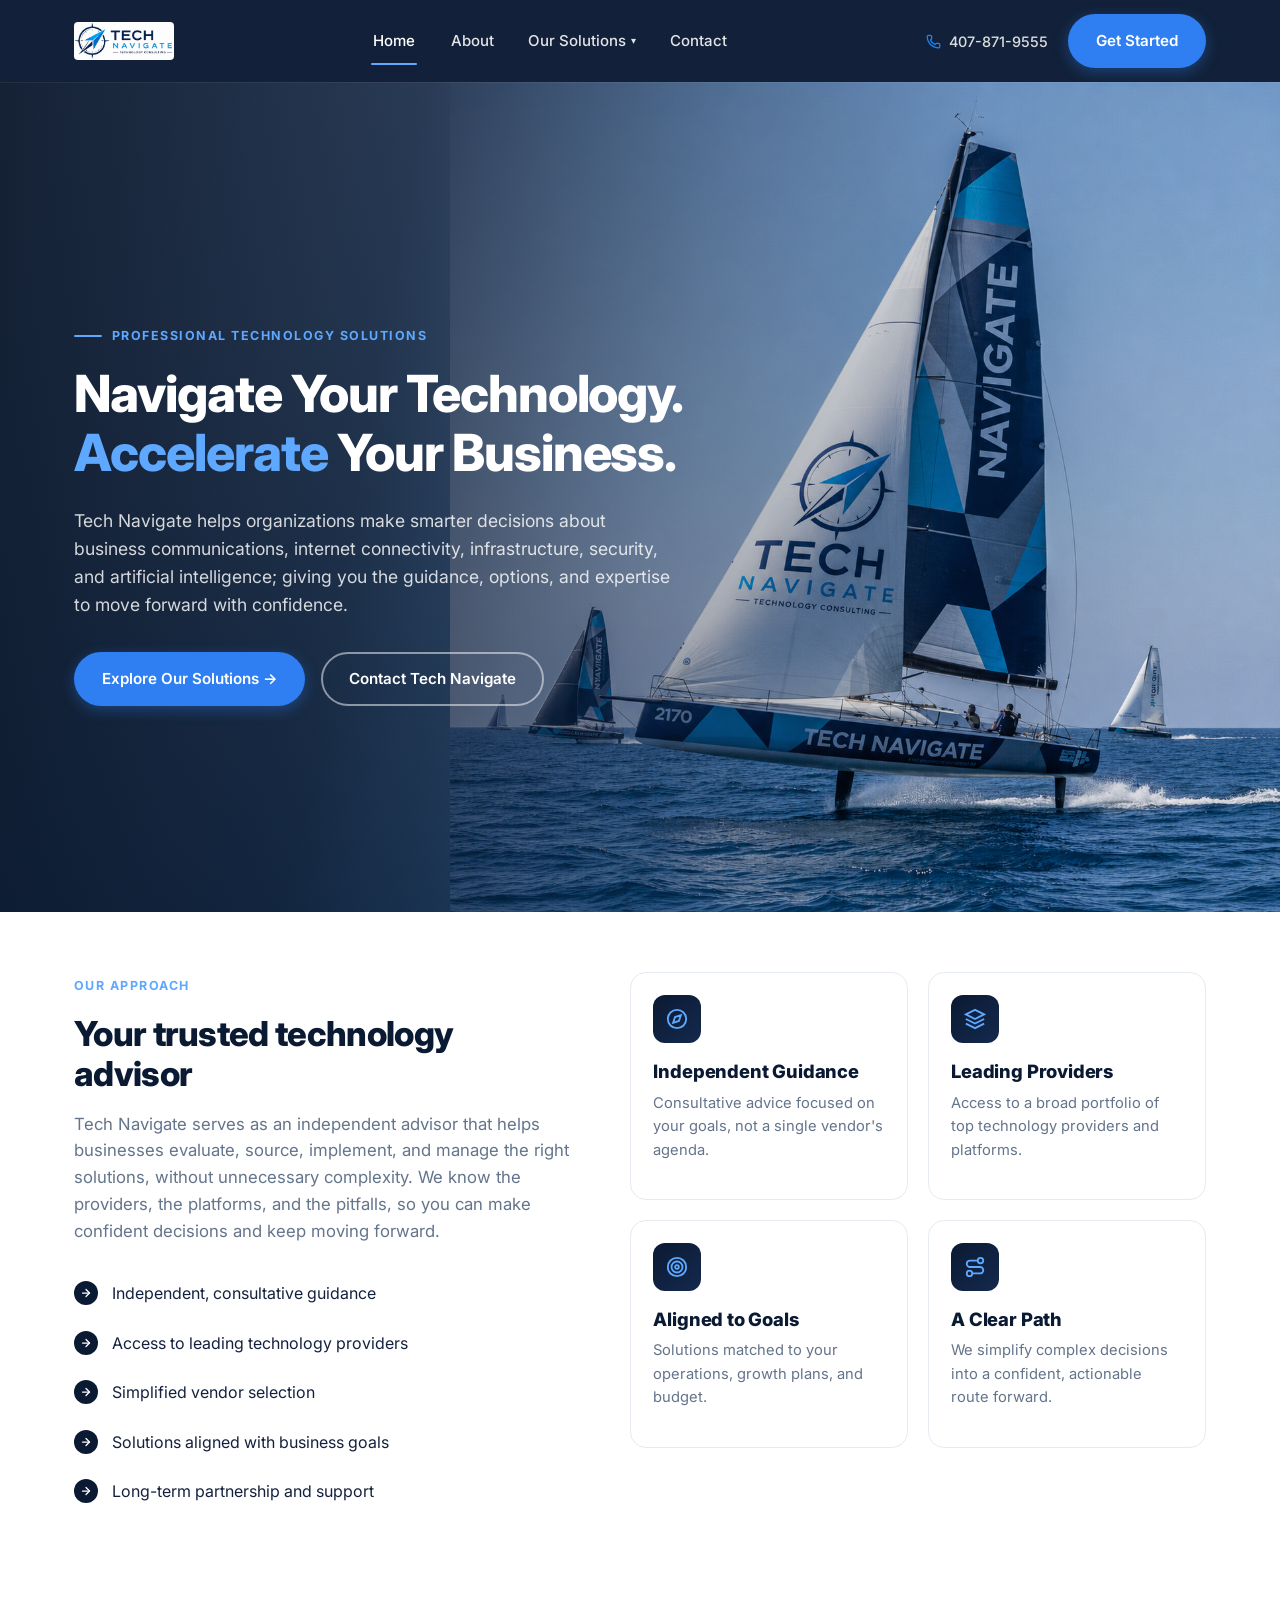
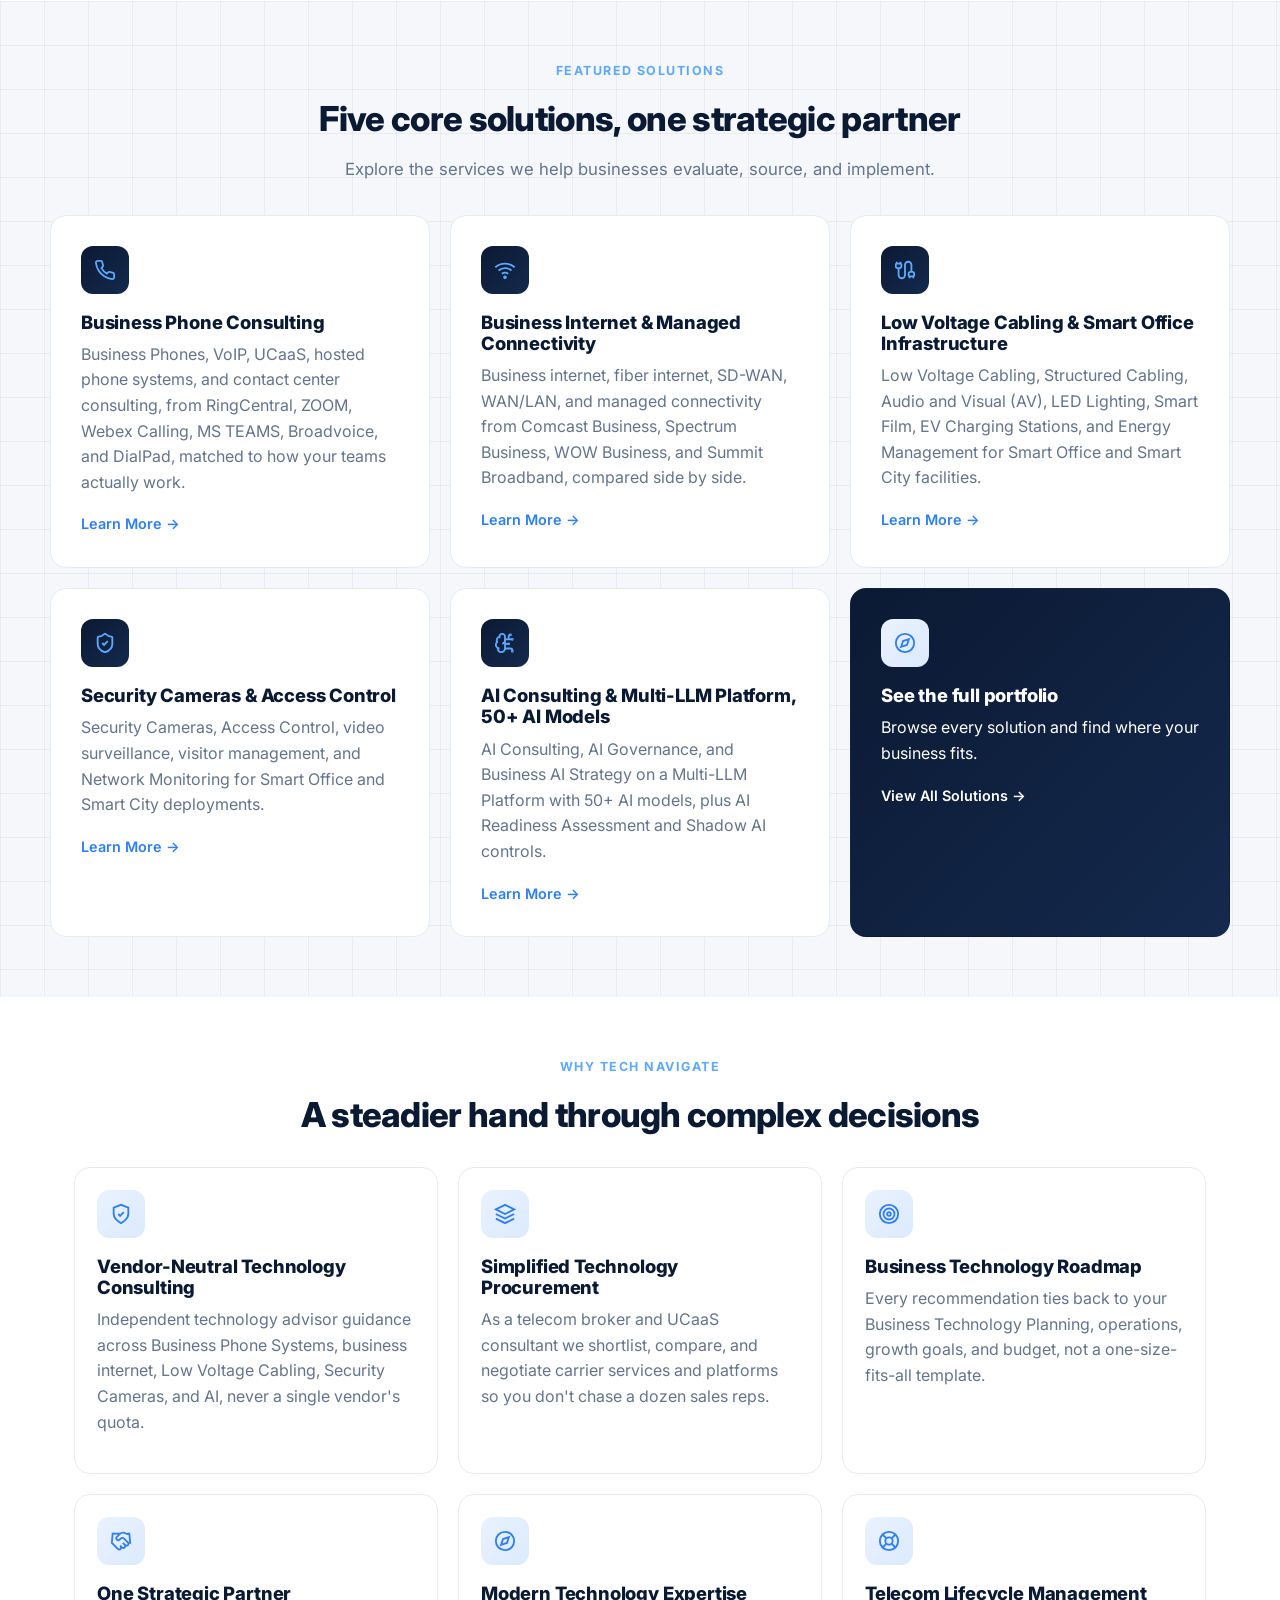
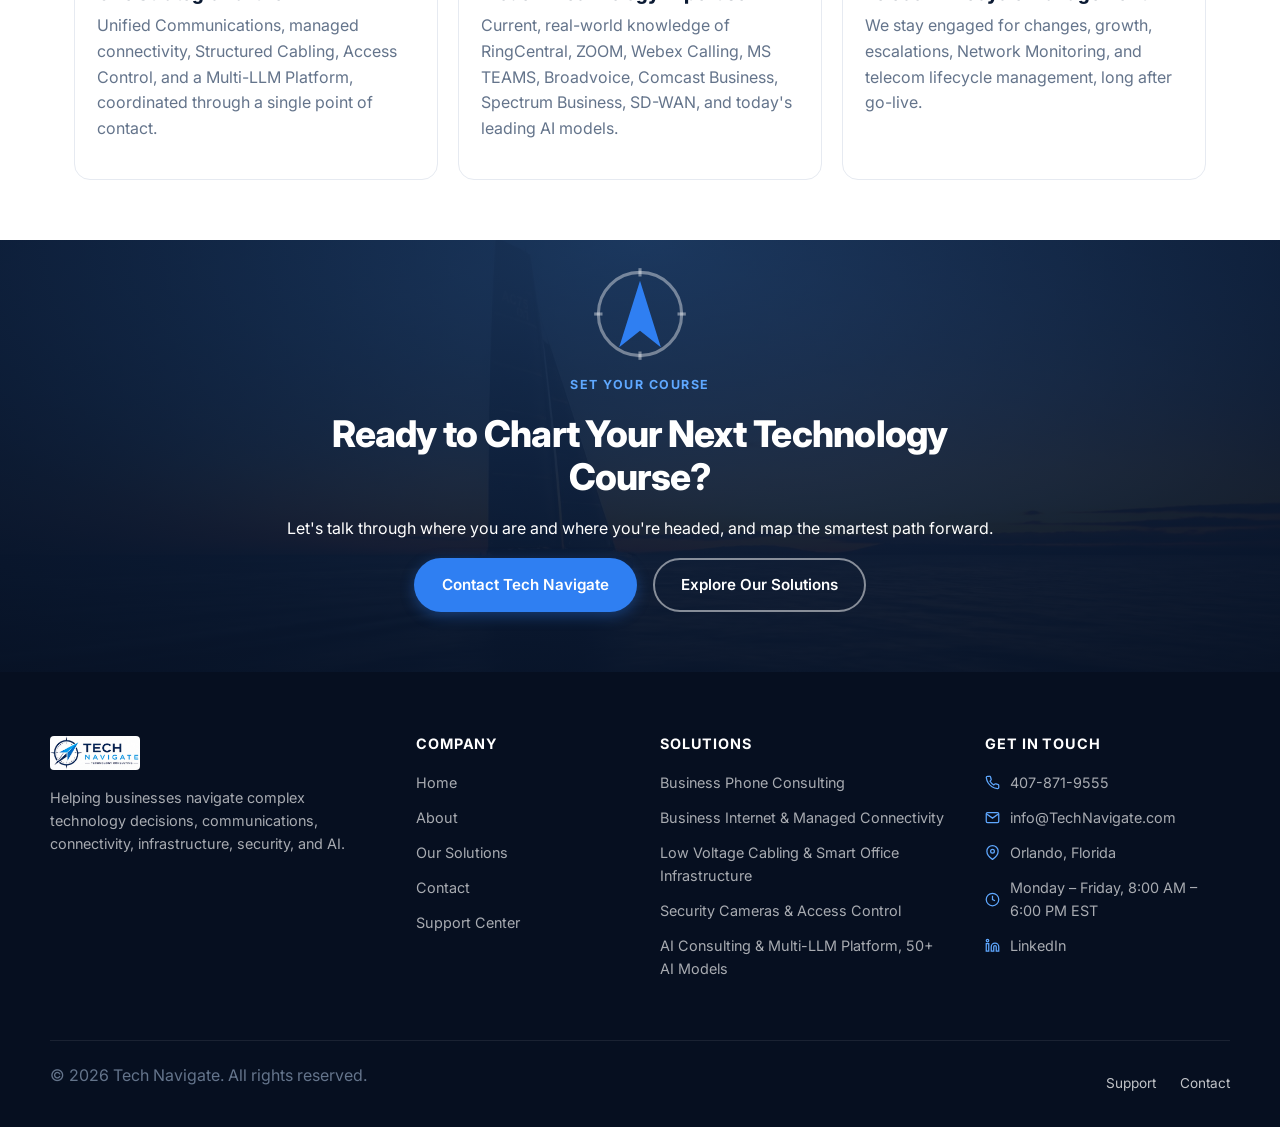
<file: index.html>
<!DOCTYPE html>
<html lang="en">
<head>
<!-- Google tag (gtag.js) -->
<script async src="https://www.googletagmanager.com/gtag/js?id=G-B1SPKSMVHJ"></script>
<script>
  window.dataLayer = window.dataLayer || [];
  function gtag(){dataLayer.push(arguments);}
  gtag('js', new Date());

  gtag('config', 'G-B1SPKSMVHJ');
</script>
<meta charset="UTF-8">
<meta name="viewport" content="width=device-width, initial-scale=1">
<title>Tech Navigate | Technology Advisor &amp; Telecom Broker</title>
<meta name="description" content="Vendor-Neutral Technology Consulting for Business Phone Systems, VoIP, UCaaS, business internet, fiber, SD-WAN, Low Voltage Cabling, Security Cameras, Access Control, and a Multi-LLM AI Platform.">
<meta name="keywords" content="technology advisor, telecom broker, telecom consultant, Business Technology Planning, Business Technology Roadmap, UCaaS consultant, SD-WAN consulting, Unified Communications, VoIP, RingCentral, ZOOM, MS TEAMS, Webex Calling, Broadvoice, business internet, fiber internet, Comcast Business, Spectrum Business, WOW Business, Summit Broadband, Low Voltage Cabling, Structured Cabling, Security Cameras, Access Control, Smart Office, AI Consulting, AI Governance, Multi-LLM Platform, AI Readiness Assessment">
<meta name="google-site-verification" content="iRJsbXmgvOK9GEF063qEODKQ9oXsMOYlzMEm0OtPBQo">
<link rel="canonical" href="https://technavigate.com/">
<meta property="og:title" content="Tech Navigate | Technology Advisor &amp; Telecom Broker">
<meta property="og:description" content="Vendor-Neutral Technology Consulting for Business Phone Systems, VoIP, UCaaS, business internet, fiber, SD-WAN, Low Voltage Cabling, Security Cameras, Access Control, and a Multi-LLM AI Platform.">
<meta property="og:type" content="website">
<meta property="og:image" content="https://technavigate.com/assets/sailboat.png">
<meta property="og:url" content="https://technavigate.com/">
<meta name="twitter:card" content="summary_large_image">
<meta name="twitter:title" content="Tech Navigate | Technology Advisor &amp; Telecom Broker">
<meta name="twitter:description" content="Vendor-Neutral Technology Consulting for Business Phone Systems, VoIP, UCaaS, business internet, fiber, SD-WAN, Low Voltage Cabling, Security Cameras, Access Control, and a Multi-LLM AI Platform.">
<meta name="twitter:image" content="https://technavigate.com/assets/sailboat.png"><link rel="preconnect" href="https://fonts.googleapis.com">
<link rel="preconnect" href="https://fonts.gstatic.com" crossorigin>
<link href="https://fonts.googleapis.com/css2?family=Inter:wght@400;500;600;700;800&display=swap" rel="stylesheet">
<link rel="icon" type="image/png" href="assets/favicon-v2.png">
<link rel="stylesheet" href="styles.css">
<style>
  /* Alternate hero treatment: full boat visible, no cropping.
     Trade-off: on wide screens this produces visible letterboxing
     since the photo is roughly square and the hero band is wide/short. */
  .hero-image {
    object-fit: contain !important;
    object-position: right center !important;
  }
  .hero-media::after {
    background: linear-gradient(100deg,
      rgba(6,15,32,0.88) 0%,
      rgba(8,18,38,0.72) 30%,
      rgba(11,26,51,0.38) 52%,
      rgba(11,26,51,0.12) 70%,
      rgba(11,26,51,0.02) 100%) !important;
  }
  .version-banner {
    background: #fbbf24;
    color: #1a1a1a;
    text-align: center;
    padding: 10px;
    font-weight: 700;
    font-size: 0.9rem;
    position: sticky;
    top: 0;
    z-index: 200;
  }
</style>
<script type="application/ld+json">
{
  "@context": "https://schema.org",
  "@type": "ProfessionalService",
  "name": "Tech Navigate",
  "url": "https://technavigate.com/",
  "logo": "https://technavigate.com/assets/logo.jpg",
  "image": "https://technavigate.com/assets/sailboat.png",
  "telephone": "+1-407-871-9555",
  "email": "info@TechNavigate.com",
  "address": {
    "@type": "PostalAddress",
    "addressLocality": "Orlando",
    "addressRegion": "FL",
    "addressCountry": "US"
  },
  "sameAs": ["https://www.linkedin.com/company/tech-navigate"],
  "founder": { "@type": "Person", "name": "Todd Kozak" },
  "areaServed": "US",
  "knowsAbout": ["Business Phone Systems", "VoIP", "UCaaS", "SD-WAN", "Business Internet", "Low Voltage Cabling", "Structured Cabling", "Security Cameras", "Access Control", "AI Consulting", "Multi-LLM Platform"]
}
</script>
</head>
<body>

<header class="site-header">
  <div class="header-inner">
    <a href="index.html" class="logo-link">
      <img src="assets/logo.jpg" alt="Tech Navigate" class="logo">
    </a>
    <nav class="main-nav">
      <a href="index.html" class="nav-active">Home</a>
      <a href="about.html">About</a>
      <div class="nav-dropdown">
        <a href="solutions.html">Our Solutions <span class="caret">&#9662;</span></a>
        <div class="dropdown-menu">
          <a href="business-phone-consulting.html"><span class="dropdown-icon"><svg viewBox="0 0 24 24"><path d="M22 16.92v3a2 2 0 0 1-2.18 2 19.79 19.79 0 0 1-8.63-3.07 19.5 19.5 0 0 1-6-6 19.79 19.79 0 0 1-3.07-8.67A2 2 0 0 1 4.11 2h3a2 2 0 0 1 2 1.72c.127.96.362 1.903.7 2.81a2 2 0 0 1-.45 2.11L8.09 9.91a16 16 0 0 0 6 6l1.27-1.27a2 2 0 0 1 2.11-.45c.907.338 1.85.573 2.81.7A2 2 0 0 1 22 16.92z"/></svg></span><span>Business Phone Consulting</span></a>
          <a href="internet-connectivity.html"><span class="dropdown-icon"><svg viewBox="0 0 24 24"><path d="M5 12.55a11 11 0 0 1 14.08 0"/><path d="M1.42 9a16 16 0 0 1 21.16 0"/><path d="M8.53 16.11a6 6 0 0 1 6.95 0"/><circle cx="12" cy="20" r="1"/></svg></span><span>Business Internet &amp; Managed Connectivity</span></a>
          <a href="low-voltage-cabling.html"><span class="dropdown-icon"><svg viewBox="0 0 24 24"><path d="M17 19a1 1 0 0 1-1-1v-2a2 2 0 0 1 2-2h2a2 2 0 0 1 2 2v2a1 1 0 0 1-1 1z"/><path d="M17 21v-2"/><path d="M19 14V6.5a1 1 0 0 0-7 0v11a1 1 0 0 1-7 0V10"/><path d="M21 21v-2"/><path d="M3 5V3"/><path d="M4 10a2 2 0 0 1-2-2V6a1 1 0 0 1 1-1h4a1 1 0 0 1 1 1v2a2 2 0 0 1-2 2z"/><path d="M7 5V3"/></svg></span><span>Low Voltage Cabling &amp; Smart Office Infrastructure</span></a>
          <a href="security-access-control.html"><span class="dropdown-icon"><svg viewBox="0 0 24 24"><path d="M20 13c0 5-3.5 7.5-7.66 8.95a1 1 0 0 1-.67-.01C7.5 20.5 4 18 4 13V6a1 1 0 0 1 1-1c2 0 4.5-1.2 6.24-2.72a1.17 1.17 0 0 1 1.52 0C14.51 3.81 17 5 19 5a1 1 0 0 1 1 1z"/><path d="m9 12 2 2 4-4"/></svg></span><span>Security Cameras &amp; Access Control</span></a>
          <a href="ai-platform.html"><span class="dropdown-icon"><svg viewBox="0 0 24 24"><path d="M12 5a3 3 0 1 0-5.997.125 4 4 0 0 0-2.526 5.77 4 4 0 0 0 .556 6.588A4 4 0 1 0 12 18Z"/><path d="M9 13a4.5 4.5 0 0 0 3-4"/><path d="M6.003 5.125A3 3 0 0 0 6.401 6.5"/><path d="M3.477 10.896a4 4 0 0 1 .585-.396"/><path d="M6 18a4 4 0 0 1-1.967-.516"/><path d="M12 13h4"/><path d="M12 18h6a2 2 0 0 1 2 2v1"/><path d="M12 8h8"/><path d="M16 8V5a2 2 0 0 1 2-2"/><circle cx="16" cy="13" r=".5"/><circle cx="18" cy="3" r=".5"/><circle cx="20" cy="21" r=".5"/><circle cx="20" cy="8" r=".5"/></svg></span><span>AI Consulting &amp; Multi-LLM Platform, 50+ AI Models</span></a>
        </div>
      </div>
      <a href="contact.html">Contact</a>
    </nav>
    <div class="header-actions">
      <a href="tel:+14078719555" class="phone-link"><svg viewBox="0 0 24 24" class="phone-link-icon"><path d="M13.832 16.568a1 1 0 0 0 1.213-.303l.355-.465A2 2 0 0 1 17 15h3a2 2 0 0 1 2 2v3a2 2 0 0 1-2 2A18 18 0 0 1 2 4a2 2 0 0 1 2-2h3a2 2 0 0 1 2 2v3a2 2 0 0 1-.8 1.6l-.468.351a1 1 0 0 0-.292 1.233 14 14 0 0 0 6.392 6.384"/></svg>407-871-9555</a>
      <a href="contact.html" class="btn btn-primary">Get Started</a>
    </div>
  </div>
</header>

<section class="hero">
  <div class="hero-media">
    <img src="assets/sailboat.png" alt="Tech Navigate branded foiling sailboat racing at speed" class="hero-image">
  </div>
  <div class="hero-content" style="position:relative; z-index:2;">
    <p class="eyebrow"><span class="eyebrow-dash"></span> PROFESSIONAL TECHNOLOGY SOLUTIONS</p>
    <h1>Navigate Your Technology. <span class="accent">Accelerate</span> Your Business.</h1>
    <p class="hero-copy">Tech Navigate helps organizations make smarter decisions about business communications, internet connectivity, infrastructure, security, and artificial intelligence; giving you the guidance, options, and expertise to move forward with confidence.</p>
    <div class="hero-buttons">
      <a href="solutions.html" class="btn btn-primary">Explore Our Solutions &rarr;</a>
      <a href="contact.html" class="btn btn-outline">Contact Tech Navigate</a>
    </div>
  </div>
</section>

<section class="section">
  <div class="approach-layout">
    <div>
      <p class="eyebrow">OUR APPROACH</p>
      <h2>Your trusted technology advisor</h2>
      <p class="section-intro">Tech Navigate serves as an independent advisor that helps businesses evaluate, source, implement, and manage the right solutions, without unnecessary complexity. We know the providers, the platforms, and the pitfalls, so you can make confident decisions and keep moving forward.</p>
      <ul class="benefit-list">
        <li>Independent, consultative guidance</li>
        <li>Access to leading technology providers</li>
        <li>Simplified vendor selection</li>
        <li>Solutions aligned with business goals</li>
        <li>Long-term partnership and support</li>
      </ul>
    </div>
    <div class="card-grid two-col">
      <div class="card">
        <div class="icon-square"><svg viewBox="0 0 24 24"><circle cx="12" cy="12" r="10"/><polygon points="16.24 7.76 14.12 14.12 7.76 16.24 9.88 9.88 16.24 7.76"/></svg></div>
        <h3>Independent Guidance</h3>
        <p>Consultative advice focused on your goals, not a single vendor's agenda.</p>
      </div>
      <div class="card">
        <div class="icon-square"><svg viewBox="0 0 24 24"><polygon points="12 2 2 7 12 12 22 7 12 2"/><polyline points="2 17 12 22 22 17"/><polyline points="2 12 12 17 22 12"/></svg></div>
        <h3>Leading Providers</h3>
        <p>Access to a broad portfolio of top technology providers and platforms.</p>
      </div>
      <div class="card">
        <div class="icon-square"><svg viewBox="0 0 24 24"><circle cx="12" cy="12" r="10"/><circle cx="12" cy="12" r="6"/><circle cx="12" cy="12" r="2"/></svg></div>
        <h3>Aligned to Goals</h3>
        <p>Solutions matched to your operations, growth plans, and budget.</p>
      </div>
      <div class="card">
        <div class="icon-square"><svg viewBox="0 0 24 24"><circle cx="6" cy="19" r="3"/><path d="M9 19h8.5a3.5 3.5 0 0 0 0-7h-11a3.5 3.5 0 0 1 0-7H15"/><circle cx="18" cy="5" r="3"/></svg></div>
        <h3>A Clear Path</h3>
        <p>We simplify complex decisions into a confident, actionable route forward.</p>
      </div>
    </div>
  </div>
</section>

<section class="section section-alt">
  <p class="eyebrow center">FEATURED SOLUTIONS</p>
  <h2 class="center">Five core solutions, one strategic partner</h2>
  <p class="section-intro center">Explore the services we help businesses evaluate, source, and implement.</p>

  <div class="card-grid three-col">
    <a href="business-phone-consulting.html" class="solution-card">
      <div class="icon-square"><svg viewBox="0 0 24 24"><path d="M22 16.92v3a2 2 0 0 1-2.18 2 19.79 19.79 0 0 1-8.63-3.07 19.5 19.5 0 0 1-6-6 19.79 19.79 0 0 1-3.07-8.67A2 2 0 0 1 4.11 2h3a2 2 0 0 1 2 1.72c.127.96.362 1.903.7 2.81a2 2 0 0 1-.45 2.11L8.09 9.91a16 16 0 0 0 6 6l1.27-1.27a2 2 0 0 1 2.11-.45c.907.338 1.85.573 2.81.7A2 2 0 0 1 22 16.92z"/></svg></div>
      <h3>Business Phone Consulting</h3>
      <p>Business Phones, VoIP, UCaaS, hosted phone systems, and contact center consulting, from RingCentral, ZOOM, Webex Calling, MS TEAMS, Broadvoice, and DialPad, matched to how your teams actually work.</p>
      <span class="learn-more">Learn More &rarr;</span>
    </a>
    <a href="internet-connectivity.html" class="solution-card">
      <div class="icon-square"><svg viewBox="0 0 24 24"><path d="M5 12.55a11 11 0 0 1 14.08 0"/><path d="M1.42 9a16 16 0 0 1 21.16 0"/><path d="M8.53 16.11a6 6 0 0 1 6.95 0"/><circle cx="12" cy="20" r="1"/></svg></div>
      <h3>Business Internet &amp; Managed Connectivity</h3>
      <p>Business internet, fiber internet, SD-WAN, WAN/LAN, and managed connectivity from Comcast Business, Spectrum Business, WOW Business, and Summit Broadband, compared side by side.</p>
      <span class="learn-more">Learn More &rarr;</span>
    </a>
    <a href="low-voltage-cabling.html" class="solution-card">
      <div class="icon-square"><svg viewBox="0 0 24 24"><path d="M17 19a1 1 0 0 1-1-1v-2a2 2 0 0 1 2-2h2a2 2 0 0 1 2 2v2a1 1 0 0 1-1 1z"/><path d="M17 21v-2"/><path d="M19 14V6.5a1 1 0 0 0-7 0v11a1 1 0 0 1-7 0V10"/><path d="M21 21v-2"/><path d="M3 5V3"/><path d="M4 10a2 2 0 0 1-2-2V6a1 1 0 0 1 1-1h4a1 1 0 0 1 1 1v2a2 2 0 0 1-2 2z"/><path d="M7 5V3"/></svg></div>
      <h3>Low Voltage Cabling &amp; Smart Office Infrastructure</h3>
      <p>Low Voltage Cabling, Structured Cabling, Audio and Visual (AV), LED Lighting, Smart Film, EV Charging Stations, and Energy Management for Smart Office and Smart City facilities.</p>
      <span class="learn-more">Learn More &rarr;</span>
    </a>
    <a href="security-access-control.html" class="solution-card">
      <div class="icon-square"><svg viewBox="0 0 24 24"><path d="M20 13c0 5-3.5 7.5-7.66 8.95a1 1 0 0 1-.67-.01C7.5 20.5 4 18 4 13V6a1 1 0 0 1 1-1c2 0 4.5-1.2 6.24-2.72a1.17 1.17 0 0 1 1.52 0C14.51 3.81 17 5 19 5a1 1 0 0 1 1 1z"/><path d="m9 12 2 2 4-4"/></svg></div>
      <h3>Security Cameras &amp; Access Control</h3>
      <p>Security Cameras, Access Control, video surveillance, visitor management, and Network Monitoring for Smart Office and Smart City deployments.</p>
      <span class="learn-more">Learn More &rarr;</span>
    </a>
    <a href="ai-platform.html" class="solution-card">
      <div class="icon-square"><svg viewBox="0 0 24 24"><path d="M12 5a3 3 0 1 0-5.997.125 4 4 0 0 0-2.526 5.77 4 4 0 0 0 .556 6.588A4 4 0 1 0 12 18Z"/><path d="M9 13a4.5 4.5 0 0 0 3-4"/><path d="M6.003 5.125A3 3 0 0 0 6.401 6.5"/><path d="M3.477 10.896a4 4 0 0 1 .585-.396"/><path d="M6 18a4 4 0 0 1-1.967-.516"/><path d="M12 13h4"/><path d="M12 18h6a2 2 0 0 1 2 2v1"/><path d="M12 8h8"/><path d="M16 8V5a2 2 0 0 1 2-2"/><circle cx="16" cy="13" r=".5"/><circle cx="18" cy="3" r=".5"/><circle cx="20" cy="21" r=".5"/><circle cx="20" cy="8" r=".5"/></svg></div>
      <h3>AI Consulting &amp; Multi-LLM Platform, 50+ AI Models</h3>
      <p>AI Consulting, AI Governance, and Business AI Strategy on a Multi-LLM Platform with 50+ AI models, plus AI Readiness Assessment and Shadow AI controls.</p>
      <span class="learn-more">Learn More &rarr;</span>
    </a>
    <a href="solutions.html" class="solution-card solution-card-cta">
      <div class="icon-square icon-blue"><svg viewBox="0 0 24 24"><circle cx="12" cy="12" r="10"/><polygon points="16.24 7.76 14.12 14.12 7.76 16.24 9.88 9.88 16.24 7.76"/></svg></div>
      <h3>See the full portfolio</h3>
      <p>Browse every solution and find where your business fits.</p>
      <span class="learn-more">View All Solutions &rarr;</span>
    </a>
  </div>
</section>

<section class="section">
  <p class="eyebrow center">WHY TECH NAVIGATE</p>
  <h2 class="center">A steadier hand through complex decisions</h2>

  <div class="card-grid three-col">
    <div class="card">
      <div class="icon-square icon-blue"><svg viewBox="0 0 24 24"><path d="M12 22s8-4 8-10V5l-8-3-8 3v7c0 6 8 10 8 10z"/><polyline points="9 12 11 14 15 10"/></svg></div>
      <h3>Vendor-Neutral Technology Consulting</h3>
      <p>Independent technology advisor guidance across Business Phone Systems, business internet, Low Voltage Cabling, Security Cameras, and AI, never a single vendor's quota.</p>
    </div>
    <div class="card">
      <div class="icon-square icon-blue"><svg viewBox="0 0 24 24"><polygon points="12 2 2 7 12 12 22 7 12 2"/><polyline points="2 17 12 22 22 17"/><polyline points="2 12 12 17 22 12"/></svg></div>
      <h3>Simplified Technology Procurement</h3>
      <p>As a telecom broker and UCaaS consultant we shortlist, compare, and negotiate carrier services and platforms so you don't chase a dozen sales reps.</p>
    </div>
    <div class="card">
      <div class="icon-square icon-blue"><svg viewBox="0 0 24 24"><circle cx="12" cy="12" r="10"/><circle cx="12" cy="12" r="6"/><circle cx="12" cy="12" r="2"/></svg></div>
      <h3>Business Technology Roadmap</h3>
      <p>Every recommendation ties back to your Business Technology Planning, operations, growth goals, and budget, not a one-size-fits-all template.</p>
    </div>
    <div class="card">
      <div class="icon-square icon-blue"><svg viewBox="0 0 24 24"><path d="m11 17 2 2a1 1 0 1 0 3-3"/><path d="m14 14 2.5 2.5a1 1 0 1 0 3-3l-3.88-3.88a3 3 0 0 0-4.24 0l-.88.88a1 1 0 1 1-3-3l2.81-2.81a5.79 5.79 0 0 1 7.06-.87l.47.28a2 2 0 0 0 1.42.25L21 4"/><path d="m21 3 1 11h-2"/><path d="M3 3 2 14l6.5 6.5a1 1 0 1 0 3-3"/><path d="M3 4h8"/></svg></div>
      <h3>One Strategic Partner</h3>
      <p>Unified Communications, managed connectivity, Structured Cabling, Access Control, and a Multi-LLM Platform, coordinated through a single point of contact.</p>
    </div>
    <div class="card">
      <div class="icon-square icon-blue"><svg viewBox="0 0 24 24"><circle cx="12" cy="12" r="10"/><polygon points="16.24 7.76 14.12 14.12 7.76 16.24 9.88 9.88 16.24 7.76"/></svg></div>
      <h3>Modern Technology Expertise</h3>
      <p>Current, real-world knowledge of RingCentral, ZOOM, Webex Calling, MS TEAMS, Broadvoice, Comcast Business, Spectrum Business, SD-WAN, and today's leading AI models.</p>
    </div>
    <div class="card">
      <div class="icon-square icon-blue"><svg viewBox="0 0 24 24"><circle cx="12" cy="12" r="10"/><path d="m4.93 4.93 4.24 4.24"/><path d="m14.83 9.17 4.24-4.24"/><path d="m14.83 14.83 4.24 4.24"/><path d="m9.17 14.83-4.24 4.24"/><circle cx="12" cy="12" r="4"/></svg></div>
      <h3>Telecom Lifecycle Management</h3>
      <p>We stay engaged for changes, growth, escalations, Network Monitoring, and telecom lifecycle management, long after go-live.</p>
    </div>
  </div>
</section>

<section class="cta-banner">
  <div class="cta-banner-media"><img src="assets/cta-horizon.jpg" alt=""></div>
  <div class="cta-watermark">
    <svg viewBox="0 0 24 24" fill="none">
      <circle cx="12" cy="12" r="10" stroke="currentColor" stroke-width="0.75" opacity="0.4"/>
      <line x1="12" y1="1" x2="12" y2="3" stroke="currentColor" stroke-width="0.75" opacity="0.4"/>
      <line x1="12" y1="21" x2="12" y2="23" stroke="currentColor" stroke-width="0.75" opacity="0.4"/>
      <line x1="1" y1="12" x2="3" y2="12" stroke="currentColor" stroke-width="0.75" opacity="0.4"/>
      <line x1="21" y1="12" x2="23" y2="12" stroke="currentColor" stroke-width="0.75" opacity="0.4"/>
      <polygon points="12,4 17,20 12,16 7,20" fill="#2f7ff2"/>
    </svg>
  </div>
  <div class="cta-banner-inner">
    <p class="eyebrow center light">SET YOUR COURSE</p>
    <h2 class="center light">Ready to Chart Your Next Technology Course?</h2>
    <p class="center light">Let's talk through where you are and where you're headed, and map the smartest path forward.</p>
    <div class="hero-buttons center">
      <a href="contact.html" class="btn btn-primary">Contact Tech Navigate</a>
      <a href="solutions.html" class="btn btn-outline-light">Explore Our Solutions</a>
    </div>
  </div>
</section>

<footer class="site-footer">
  <div class="footer-inner">
    <div class="footer-col footer-brand">
      <img src="assets/logo.jpg" alt="Tech Navigate" class="footer-logo">
      <p>Helping businesses navigate complex technology decisions, communications, connectivity, infrastructure, security, and AI.</p>
    </div>
    <div class="footer-col">
      <h4>Company</h4>
      <a href="index.html">Home</a>
      <a href="about.html">About</a>
      <a href="solutions.html">Our Solutions</a>
      <a href="contact.html">Contact</a>
      <a href="support.html">Support Center</a>
    </div>
    <div class="footer-col">
      <h4>Solutions</h4>
      <a href="business-phone-consulting.html">Business Phone Consulting</a>
      <a href="internet-connectivity.html">Business Internet &amp; Managed Connectivity</a>
      <a href="low-voltage-cabling.html">Low Voltage Cabling &amp; Smart Office Infrastructure</a>
      <a href="security-access-control.html">Security Cameras &amp; Access Control</a>
      <a href="ai-platform.html">AI Consulting &amp; Multi-LLM Platform, 50+ AI Models</a>
    </div>
    <div class="footer-col footer-contact">
      <h4>Get in Touch</h4>
      <a href="tel:+14078719555"><svg viewBox="0 0 24 24"><path d="M22 16.92v3a2 2 0 0 1-2.18 2 19.79 19.79 0 0 1-8.63-3.07 19.5 19.5 0 0 1-6-6 19.79 19.79 0 0 1-3.07-8.67A2 2 0 0 1 4.11 2h3a2 2 0 0 1 2 1.72c.127.96.362 1.903.7 2.81a2 2 0 0 1-.45 2.11L8.09 9.91a16 16 0 0 0 6 6l1.27-1.27a2 2 0 0 1 2.11-.45c.907.338 1.85.573 2.81.7A2 2 0 0 1 22 16.92z"/></svg>407-871-9555</a>
      <a href="mailto:info@TechNavigate.com"><svg viewBox="0 0 24 24"><path d="M4 4h16c1.1 0 2 .9 2 2v12c0 1.1-.9 2-2 2H4c-1.1 0-2-.9-2-2V6c0-1.1.9-2 2-2z"/><polyline points="22,6 12,13 2,6"/></svg>info@TechNavigate.com</a>
      <p><svg viewBox="0 0 24 24"><path d="M21 10c0 7-9 13-9 13s-9-6-9-13a9 9 0 0 1 18 0z"/><circle cx="12" cy="10" r="3"/></svg>Orlando, Florida</p>
      <p><svg viewBox="0 0 24 24"><circle cx="12" cy="12" r="10"/><polyline points="12 6 12 12 16 14"/></svg>Monday &ndash; Friday, 8:00 AM &ndash; 6:00 PM EST</p>
      <a href="https://www.linkedin.com/company/tech-navigate" target="_blank" rel="noopener"><svg viewBox="0 0 24 24"><path d="M16 8a6 6 0 0 1 6 6v7h-4v-7a2 2 0 0 0-2-2 2 2 0 0 0-2 2v7h-4v-7a6 6 0 0 1 6-6z"/><rect x="2" y="9" width="4" height="12"/><circle cx="4" cy="4" r="2"/></svg>LinkedIn</a>
    </div>
  </div>
  <div class="footer-bottom">
    <p>&copy; 2026 Tech Navigate. All rights reserved.</p>
    <div class="footer-bottom-links">
      <a href="support.html">Support</a>
      <a href="contact.html">Contact</a>
    </div>
  </div>
</footer>

</body>
</html>
</file>
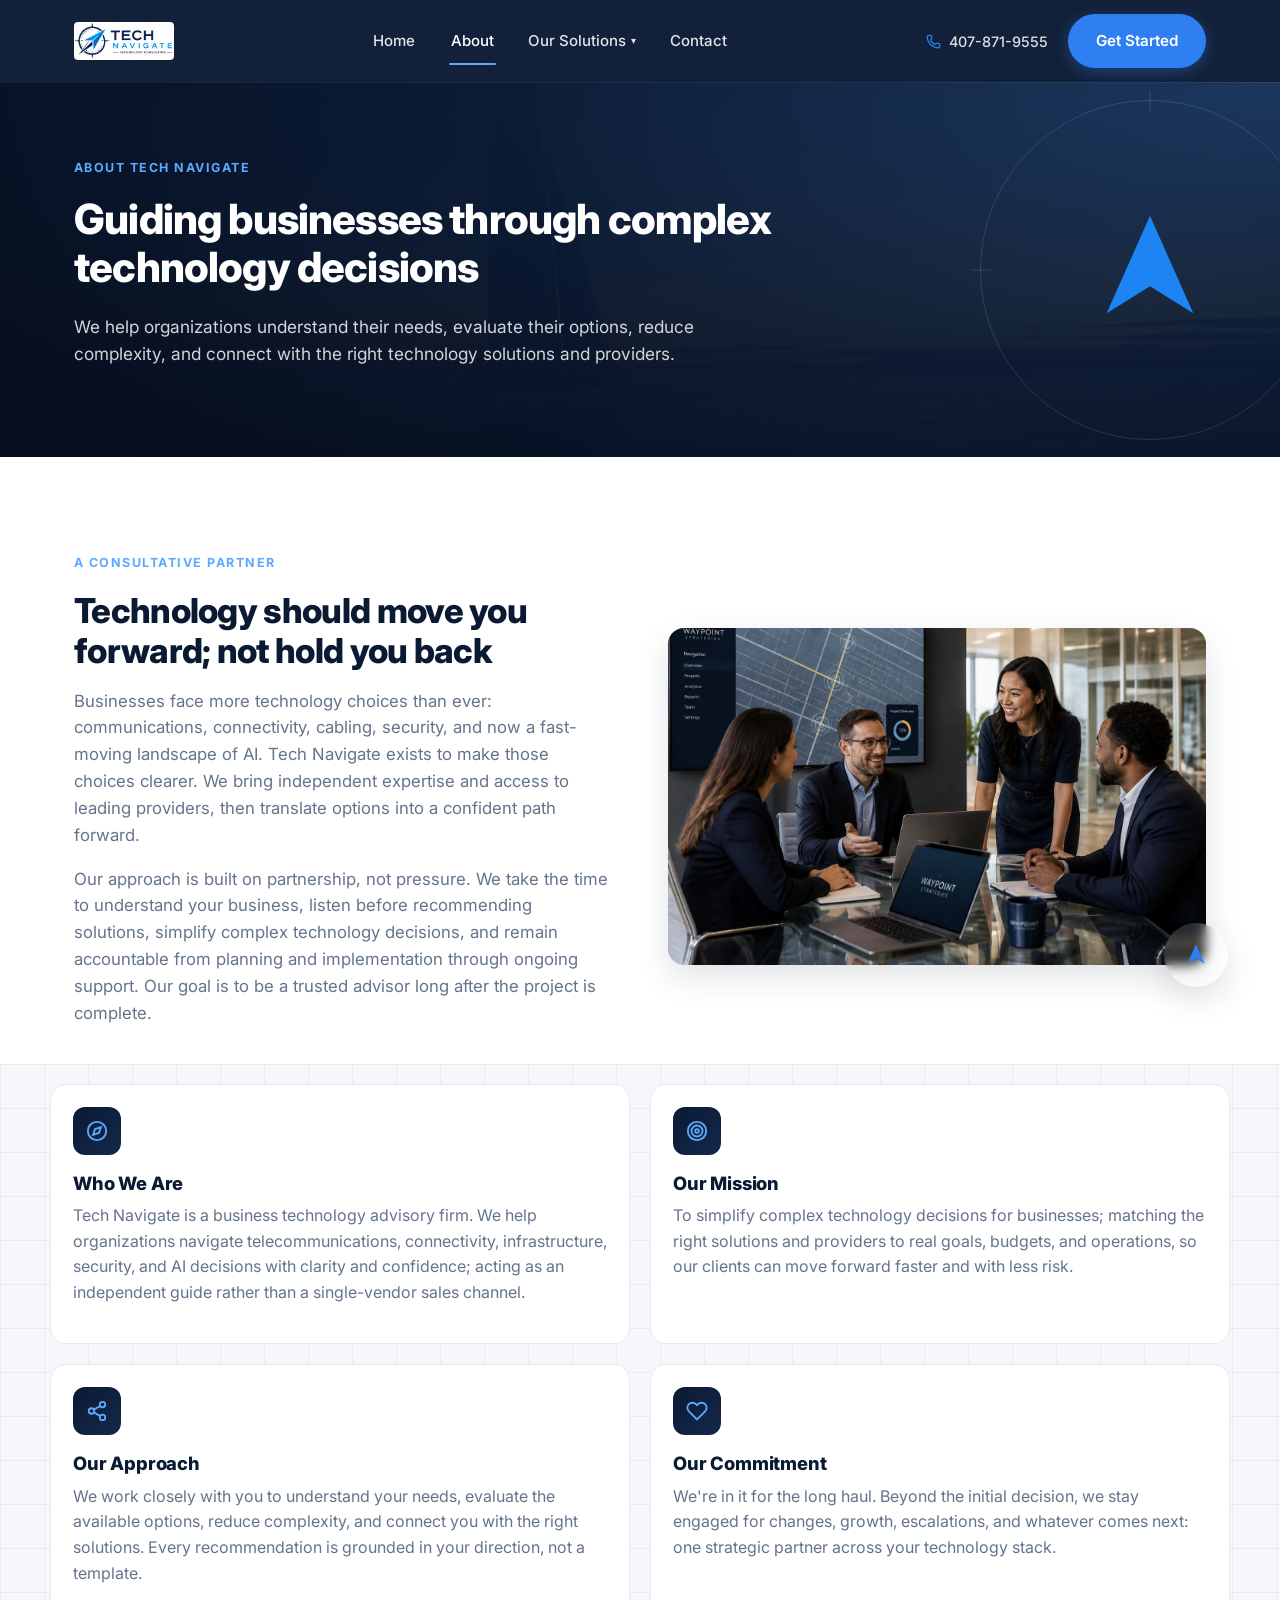
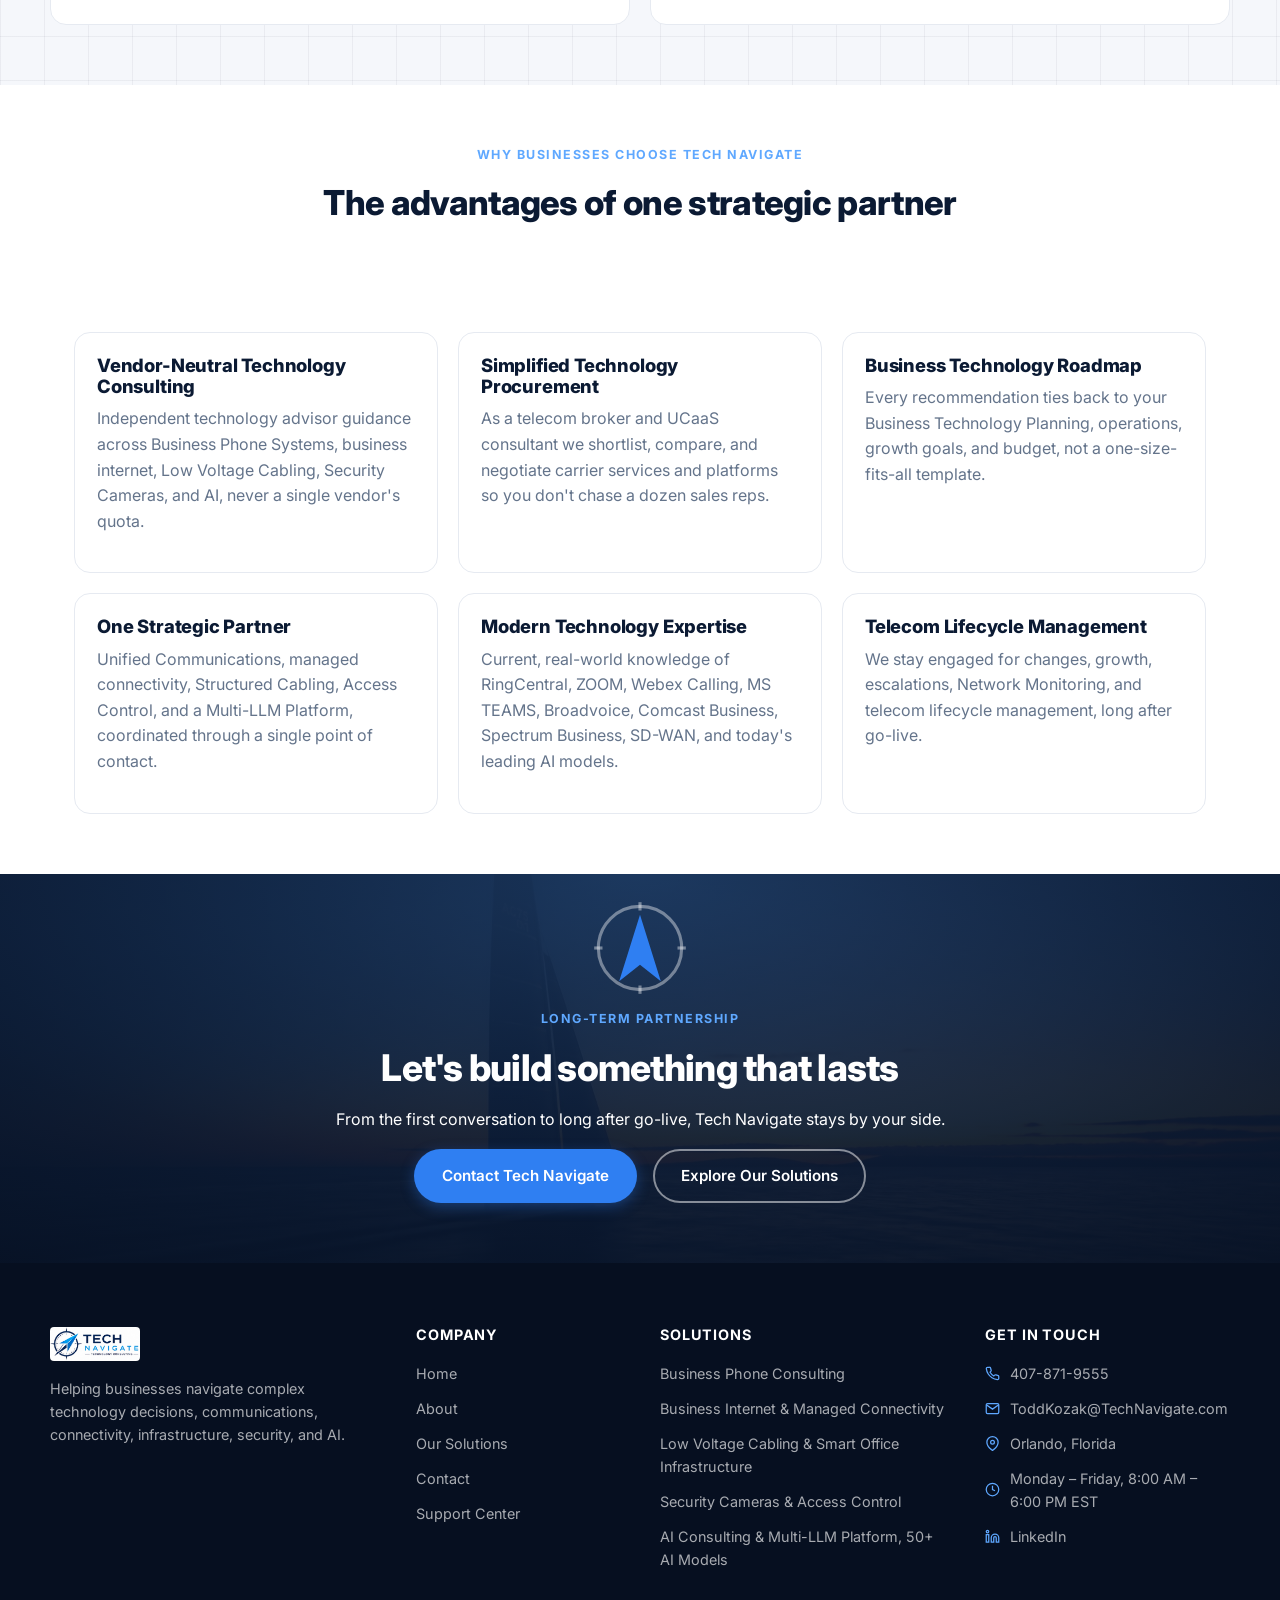
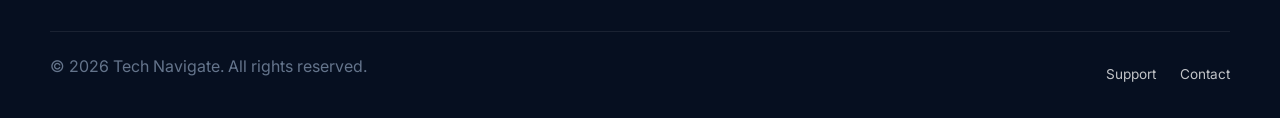
<file: about.html>
<!DOCTYPE html>
<html lang="en">
<head>
<!-- Google tag (gtag.js) -->
<script async src="https://www.googletagmanager.com/gtag/js?id=G-B1SPKSMVHJ"></script>
<script>
  window.dataLayer = window.dataLayer || [];
  function gtag(){dataLayer.push(arguments);}
  gtag('js', new Date());

  gtag('config', 'G-B1SPKSMVHJ');
</script>
<meta charset="UTF-8">
<meta name="viewport" content="width=device-width, initial-scale=1">
<title>About Tech Navigate | Technology &amp; Telecom Advisor</title>
<meta name="description" content="Tech Navigate is a vendor-neutral technology advisor, telecom broker, and UCaaS consultant guiding Business Technology Planning across Unified Communications, SD-WAN, Low Voltage Cabling, Security Cameras, and AI Consulting.">
<meta name="keywords" content="technology advisor, telecom broker, telecom consultant, UCaaS consultant, SD-WAN consulting, Business Phone Systems, VoIP, Unified Communications, RingCentral, ZOOM, Webex Calling, MS TEAMS, Broadvoice, business internet, fiber internet, Comcast Business, Spectrum Business, WOW Business, Summit Broadband, Low Voltage Cabling, Structured Cabling, Security Cameras, Access Control, Smart Office, AI Consulting, AI Governance, Multi-LLM Platform">
<meta name="google-site-verification" content="iRJsbXmgvOK9GEF063qEODKQ9oXsMOYlzMEm0OtPBQo">
<link rel="canonical" href="https://technavigate.com/about.html">
<meta property="og:title" content="About Tech Navigate | Technology &amp; Telecom Advisor">
<meta property="og:description" content="Independent Business Technology Roadmap and Technology Procurement across VoIP, business internet, fiber, SD-WAN consulting, Structured Cabling, Access Control, and Multi-LLM AI.">
<meta property="og:type" content="website">
<meta property="og:image" content="https://technavigate.com/assets/sailboat.png">
<meta property="og:url" content="https://technavigate.com/about.html">
<meta name="twitter:card" content="summary_large_image">
<meta name="twitter:title" content="About Tech Navigate | Technology &amp; Telecom Advisor">
<meta name="twitter:description" content="Independent Business Technology Roadmap and Technology Procurement across VoIP, business internet, fiber, SD-WAN consulting, Structured Cabling, Access Control, and Multi-LLM AI.">
<meta name="twitter:image" content="https://technavigate.com/assets/sailboat.png">
<link rel="preconnect" href="https://fonts.googleapis.com">
<link rel="preconnect" href="https://fonts.gstatic.com" crossorigin>
<link href="https://fonts.googleapis.com/css2?family=Inter:wght@400;500;600;700;800&display=swap" rel="stylesheet">
<link rel="icon" type="image/png" href="assets/favicon-v2.png">
<link rel="stylesheet" href="styles.css">
</head>
<body>

<header class="site-header">
  <div class="header-inner">
    <a href="index.html" class="logo-link"><img src="assets/logo.jpg" alt="Tech Navigate" class="logo"></a>
    <nav class="main-nav">
      <a href="index.html">Home</a>
      <a href="about.html" class="nav-active">About</a>
      <div class="nav-dropdown">
        <a href="solutions.html">Our Solutions <span class="caret">&#9662;</span></a>
        <div class="dropdown-menu">
          <a href="business-phone-consulting.html"><span class="dropdown-icon"><svg viewBox="0 0 24 24"><path d="M22 16.92v3a2 2 0 0 1-2.18 2 19.79 19.79 0 0 1-8.63-3.07 19.5 19.5 0 0 1-6-6 19.79 19.79 0 0 1-3.07-8.67A2 2 0 0 1 4.11 2h3a2 2 0 0 1 2 1.72c.127.96.362 1.903.7 2.81a2 2 0 0 1-.45 2.11L8.09 9.91a16 16 0 0 0 6 6l1.27-1.27a2 2 0 0 1 2.11-.45c.907.338 1.85.573 2.81.7A2 2 0 0 1 22 16.92z"/></svg></span><span>Business Phone Consulting</span></a>
          <a href="internet-connectivity.html"><span class="dropdown-icon"><svg viewBox="0 0 24 24"><path d="M5 12.55a11 11 0 0 1 14.08 0"/><path d="M1.42 9a16 16 0 0 1 21.16 0"/><path d="M8.53 16.11a6 6 0 0 1 6.95 0"/><circle cx="12" cy="20" r="1"/></svg></span><span>Business Internet &amp; Managed Connectivity</span></a>
          <a href="low-voltage-cabling.html"><span class="dropdown-icon"><svg viewBox="0 0 24 24"><path d="M17 19a1 1 0 0 1-1-1v-2a2 2 0 0 1 2-2h2a2 2 0 0 1 2 2v2a1 1 0 0 1-1 1z"/><path d="M17 21v-2"/><path d="M19 14V6.5a1 1 0 0 0-7 0v11a1 1 0 0 1-7 0V10"/><path d="M21 21v-2"/><path d="M3 5V3"/><path d="M4 10a2 2 0 0 1-2-2V6a1 1 0 0 1 1-1h4a1 1 0 0 1 1 1v2a2 2 0 0 1-2 2z"/><path d="M7 5V3"/></svg></span><span>Low Voltage Cabling &amp; Smart Office Infrastructure</span></a>
          <a href="security-access-control.html"><span class="dropdown-icon"><svg viewBox="0 0 24 24"><path d="M20 13c0 5-3.5 7.5-7.66 8.95a1 1 0 0 1-.67-.01C7.5 20.5 4 18 4 13V6a1 1 0 0 1 1-1c2 0 4.5-1.2 6.24-2.72a1.17 1.17 0 0 1 1.52 0C14.51 3.81 17 5 19 5a1 1 0 0 1 1 1z"/><path d="m9 12 2 2 4-4"/></svg></span><span>Security Cameras &amp; Access Control</span></a>
          <a href="ai-platform.html"><span class="dropdown-icon"><svg viewBox="0 0 24 24"><path d="M12 5a3 3 0 1 0-5.997.125 4 4 0 0 0-2.526 5.77 4 4 0 0 0 .556 6.588A4 4 0 1 0 12 18Z"/><path d="M9 13a4.5 4.5 0 0 0 3-4"/><path d="M6.003 5.125A3 3 0 0 0 6.401 6.5"/><path d="M3.477 10.896a4 4 0 0 1 .585-.396"/><path d="M6 18a4 4 0 0 1-1.967-.516"/><path d="M12 13h4"/><path d="M12 18h6a2 2 0 0 1 2 2v1"/><path d="M12 8h8"/><path d="M16 8V5a2 2 0 0 1 2-2"/><circle cx="16" cy="13" r=".5"/><circle cx="18" cy="3" r=".5"/><circle cx="20" cy="21" r=".5"/><circle cx="20" cy="8" r=".5"/></svg></span><span>AI Consulting &amp; Multi-LLM Platform, 50+ AI Models</span></a>
        </div>
      </div>
      <a href="contact.html">Contact</a>
    </nav>
    <div class="header-actions">
      <a href="tel:+14078719555" class="phone-link"><svg viewBox="0 0 24 24" class="phone-link-icon"><path d="M13.832 16.568a1 1 0 0 0 1.213-.303l.355-.465A2 2 0 0 1 17 15h3a2 2 0 0 1 2 2v3a2 2 0 0 1-2 2A18 18 0 0 1 2 4a2 2 0 0 1 2-2h3a2 2 0 0 1 2 2v3a2 2 0 0 1-.8 1.6l-.468.351a1 1 0 0 0-.292 1.233 14 14 0 0 0 6.392 6.384"/></svg>407-871-9555</a>
      <a href="contact.html" class="btn btn-primary">Get Started</a>
    </div>
  </div>
</header>

<section class="page-hero">
  <div class="page-hero-media"><img src="assets/cta-horizon.jpg" alt=""></div>
  <div class="page-hero-watermark">
    <div class="ring"></div>
    <svg class="compass-arrow" viewBox="0 0 24 24" fill="none">
      <polygon points="12,2 20,20 12,15 4,20" fill="var(--gold)"/>
    </svg>
  </div>
  <div class="page-hero-content">
    <p class="eyebrow light">ABOUT TECH NAVIGATE</p>
    <h1>Guiding businesses through complex technology decisions</h1>
    <p class="page-hero-sub">We help organizations understand their needs, evaluate their options, reduce complexity, and connect with the right technology solutions and providers.</p>
  </div>
</section>

<section class="section" style="padding-bottom:20px;">
  <div class="two-col-media">
    <div>
      <p class="eyebrow">A CONSULTATIVE PARTNER</p>
      <h2>Technology should move you forward; not hold you back</h2>
      <p class="section-intro">Businesses face more technology choices than ever: communications, connectivity, cabling, security, and now a fast-moving landscape of AI. Tech Navigate exists to make those choices clearer. We bring independent expertise and access to leading providers, then translate options into a confident path forward.</p>
      <p class="section-intro">Our approach is built on partnership, not pressure. We take the time to understand your business, listen before recommending solutions, simplify complex technology decisions, and remain accountable from planning and implementation through ongoing support. Our goal is to be a trusted advisor long after the project is complete.</p>
    </div>
    <div class="photo-frame">
      <img src="assets/about-team.jpg" alt="Tech Navigate advisors collaborating with a client">
      <div class="badge-compass">
        <svg viewBox="0 0 24 24" fill="none"><polygon points="12,2 20,20 12,15 4,20" fill="#2f7ff2"/></svg>
      </div>
    </div>
  </div>
</section>

<section class="section section-alt" style="padding-top:20px; padding-bottom:60px;">
  <div class="card-grid two-col">
    <div class="card">
      <div class="icon-square"><svg viewBox="0 0 24 24"><circle cx="12" cy="12" r="10"/><polygon points="16.24 7.76 14.12 14.12 7.76 16.24 9.88 9.88 16.24 7.76"/></svg></div>
      <h3>Who We Are</h3>
      <p>Tech Navigate is a business technology advisory firm. We help organizations navigate telecommunications, connectivity, infrastructure, security, and AI decisions with clarity and confidence; acting as an independent guide rather than a single-vendor sales channel.</p>
    </div>
    <div class="card">
      <div class="icon-square"><svg viewBox="0 0 24 24"><circle cx="12" cy="12" r="10"/><circle cx="12" cy="12" r="6"/><circle cx="12" cy="12" r="2"/></svg></div>
      <h3>Our Mission</h3>
      <p>To simplify complex technology decisions for businesses; matching the right solutions and providers to real goals, budgets, and operations, so our clients can move forward faster and with less risk.</p>
    </div>
    <div class="card">
      <div class="icon-square"><svg viewBox="0 0 24 24"><circle cx="18" cy="5" r="3"/><circle cx="6" cy="12" r="3"/><circle cx="18" cy="19" r="3"/><line x1="8.59" y1="13.51" x2="15.42" y2="17.49"/><line x1="15.41" y1="6.51" x2="8.59" y2="10.49"/></svg></div>
      <h3>Our Approach</h3>
      <p>We work closely with you to understand your needs, evaluate the available options, reduce complexity, and connect you with the right solutions. Every recommendation is grounded in your direction, not a template.</p>
    </div>
    <div class="card">
      <div class="icon-square"><svg viewBox="0 0 24 24"><path d="M20.84 4.61a5.5 5.5 0 0 0-7.78 0L12 5.67l-1.06-1.06a5.5 5.5 0 0 0-7.78 7.78l1.06 1.06L12 21.23l7.78-7.78 1.06-1.06a5.5 5.5 0 0 0 0-7.78z"/></svg></div>
      <h3>Our Commitment</h3>
      <p>We're in it for the long haul. Beyond the initial decision, we stay engaged for changes, growth, escalations, and whatever comes next: one strategic partner across your technology stack.</p>
    </div>
  </div>
</section>

<section class="section" style="background: #ffffff !important; background-image: none !important;">
  <p class="eyebrow center">WHY BUSINESSES CHOOSE TECH NAVIGATE</p>
  <h2 class="center">The advantages of one strategic partner</h2>
</section>

<section class="section" style="padding-top:0;">
  <div class="card-grid three-col">
    <div class="card"><h3>Vendor-Neutral Technology Consulting</h3><p>Independent technology advisor guidance across Business Phone Systems, business internet, Low Voltage Cabling, Security Cameras, and AI, never a single vendor's quota.</p></div>
    <div class="card"><h3>Simplified Technology Procurement</h3><p>As a telecom broker and UCaaS consultant we shortlist, compare, and negotiate carrier services and platforms so you don't chase a dozen sales reps.</p></div>
    <div class="card"><h3>Business Technology Roadmap</h3><p>Every recommendation ties back to your Business Technology Planning, operations, growth goals, and budget, not a one-size-fits-all template.</p></div>
    <div class="card"><h3>One Strategic Partner</h3><p>Unified Communications, managed connectivity, Structured Cabling, Access Control, and a Multi-LLM Platform, coordinated through a single point of contact.</p></div>
    <div class="card"><h3>Modern Technology Expertise</h3><p>Current, real-world knowledge of RingCentral, ZOOM, Webex Calling, MS TEAMS, Broadvoice, Comcast Business, Spectrum Business, SD-WAN, and today's leading AI models.</p></div>
    <div class="card"><h3>Telecom Lifecycle Management</h3><p>We stay engaged for changes, growth, escalations, Network Monitoring, and telecom lifecycle management, long after go-live.</p></div>
  </div>
</section>

<section class="cta-banner">
  <div class="cta-banner-media"><img src="assets/cta-horizon.jpg" alt=""></div>
  <div class="cta-watermark">
    <svg viewBox="0 0 24 24" fill="none">
      <circle cx="12" cy="12" r="10" stroke="currentColor" stroke-width="0.75" opacity="0.4"/>
      <line x1="12" y1="1" x2="12" y2="3" stroke="currentColor" stroke-width="0.75" opacity="0.4"/>
      <line x1="12" y1="21" x2="12" y2="23" stroke="currentColor" stroke-width="0.75" opacity="0.4"/>
      <line x1="1" y1="12" x2="3" y2="12" stroke="currentColor" stroke-width="0.75" opacity="0.4"/>
      <line x1="21" y1="12" x2="23" y2="12" stroke="currentColor" stroke-width="0.75" opacity="0.4"/>
      <polygon points="12,4 17,20 12,16 7,20" fill="#2f7ff2"/>
    </svg>
  </div>
  <div class="cta-banner-inner">
    <p class="eyebrow center light">LONG-TERM PARTNERSHIP</p>
    <h2 class="center light">Let's build something that lasts</h2>
    <p class="center light">From the first conversation to long after go-live, Tech Navigate stays by your side.</p>
    <div class="hero-buttons center">
      <a href="contact.html" class="btn btn-primary">Contact Tech Navigate</a>
      <a href="solutions.html" class="btn btn-outline-light">Explore Our Solutions</a>
    </div>
  </div>
</section>

<footer class="site-footer">
  <div class="footer-inner">
    <div class="footer-col footer-brand">
      <img src="assets/logo.jpg" alt="Tech Navigate" class="footer-logo">
      <p>Helping businesses navigate complex technology decisions, communications, connectivity, infrastructure, security, and AI.</p>
    </div>
    <div class="footer-col">
      <h4>Company</h4>
      <a href="index.html">Home</a>
      <a href="about.html">About</a>
      <a href="solutions.html">Our Solutions</a>
      <a href="contact.html">Contact</a>
      <a href="support.html">Support Center</a>
    </div>
    <div class="footer-col">
      <h4>Solutions</h4>
      <a href="business-phone-consulting.html">Business Phone Consulting</a>
      <a href="internet-connectivity.html">Business Internet &amp; Managed Connectivity</a>
      <a href="low-voltage-cabling.html">Low Voltage Cabling &amp; Smart Office Infrastructure</a>
      <a href="security-access-control.html">Security Cameras &amp; Access Control</a>
      <a href="ai-platform.html">AI Consulting &amp; Multi-LLM Platform, 50+ AI Models</a>
    </div>
    <div class="footer-col footer-contact">
      <h4>Get in Touch</h4>
      <a href="tel:+14078719555"><svg viewBox="0 0 24 24"><path d="M22 16.92v3a2 2 0 0 1-2.18 2 19.79 19.79 0 0 1-8.63-3.07 19.5 19.5 0 0 1-6-6 19.79 19.79 0 0 1-3.07-8.67A2 2 0 0 1 4.11 2h3a2 2 0 0 1 2 1.72c.127.96.362 1.903.7 2.81a2 2 0 0 1-.45 2.11L8.09 9.91a16 16 0 0 0 6 6l1.27-1.27a2 2 0 0 1 2.11-.45c.907.338 1.85.573 2.81.7A2 2 0 0 1 22 16.92z"/></svg>407-871-9555</a>
      <a href="mailto:info@TechNavigate.com"><svg viewBox="0 0 24 24"><path d="M4 4h16c1.1 0 2 .9 2 2v12c0 1.1-.9 2-2 2H4c-1.1 0-2-.9-2-2V6c0-1.1.9-2 2-2z"/><polyline points="22,6 12,13 2,6"/></svg>ToddKozak@TechNavigate.com</a>
      <p><svg viewBox="0 0 24 24"><path d="M21 10c0 7-9 13-9 13s-9-6-9-13a9 9 0 0 1 18 0z"/><circle cx="12" cy="10" r="3"/></svg>Orlando, Florida</p>
      <p><svg viewBox="0 0 24 24"><circle cx="12" cy="12" r="10"/><polyline points="12 6 12 12 16 14"/></svg>Monday &ndash; Friday, 8:00 AM &ndash; 6:00 PM EST</p>
      <a href="https://www.linkedin.com/company/tech-navigate" target="_blank" rel="noopener"><svg viewBox="0 0 24 24"><path d="M16 8a6 6 0 0 1 6 6v7h-4v-7a2 2 0 0 0-2-2 2 2 0 0 0-2 2v7h-4v-7a6 6 0 0 1 6-6z"/><rect x="2" y="9" width="4" height="12"/><circle cx="4" cy="4" r="2"/></svg>LinkedIn</a>
    </div>
  </div>
  <div class="footer-bottom">
    <p>&copy; 2026 Tech Navigate. All rights reserved.</p>
    <div class="footer-bottom-links">
      <a href="support.html">Support</a>
      <a href="contact.html">Contact</a>
    </div>
  </div>
</footer>

</body>
</html>
</file>
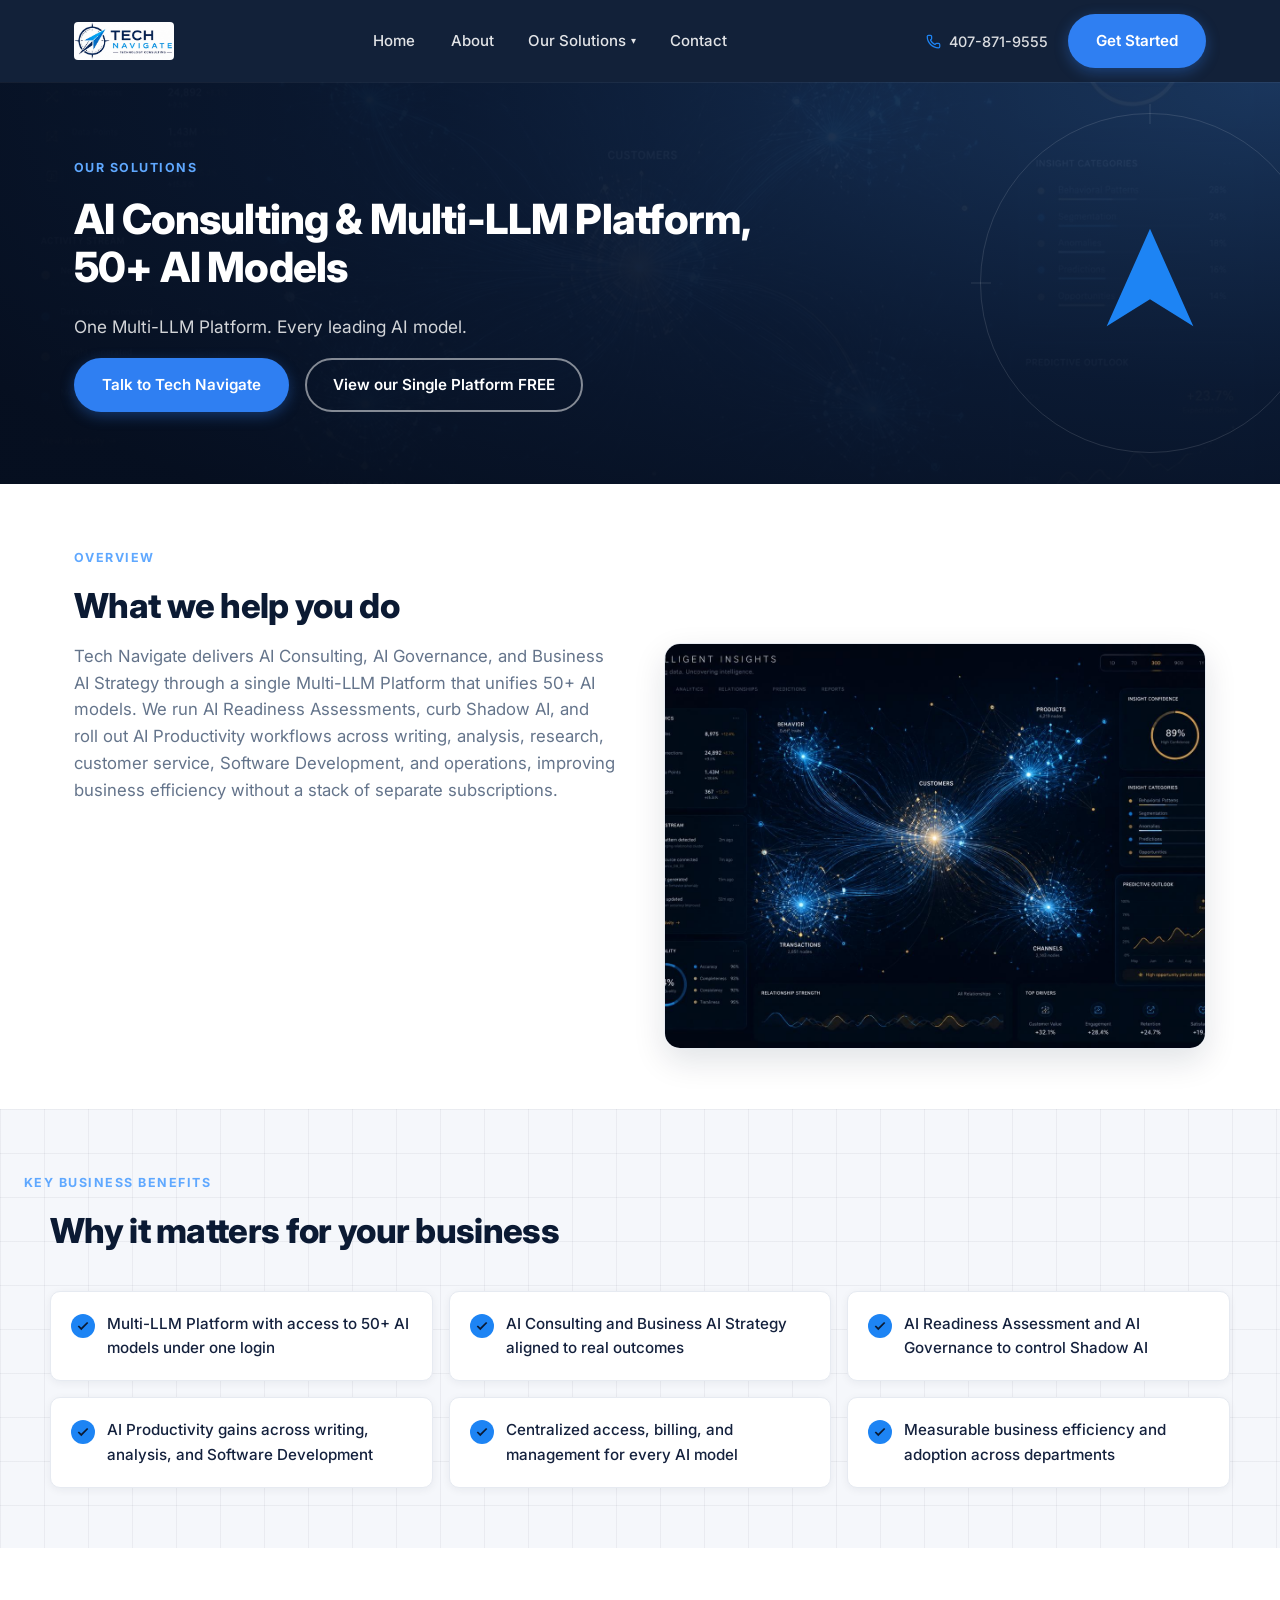
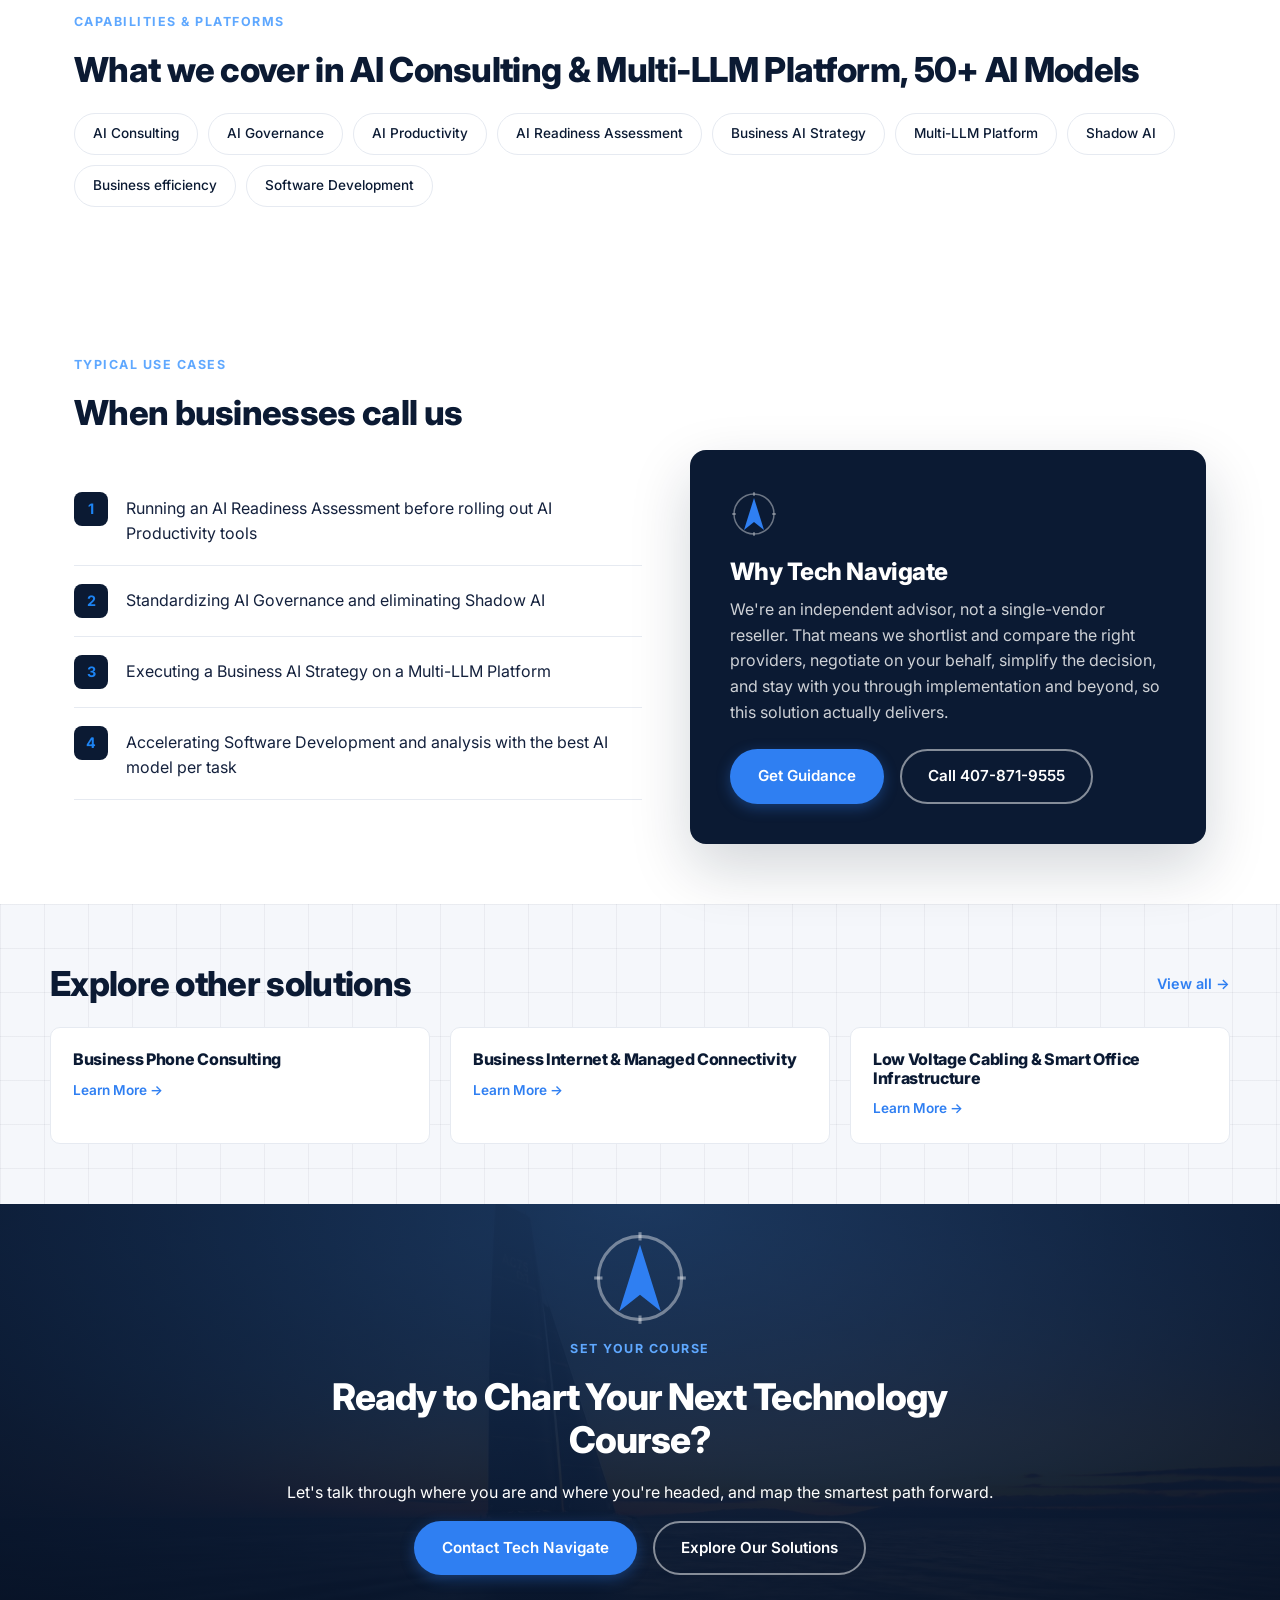
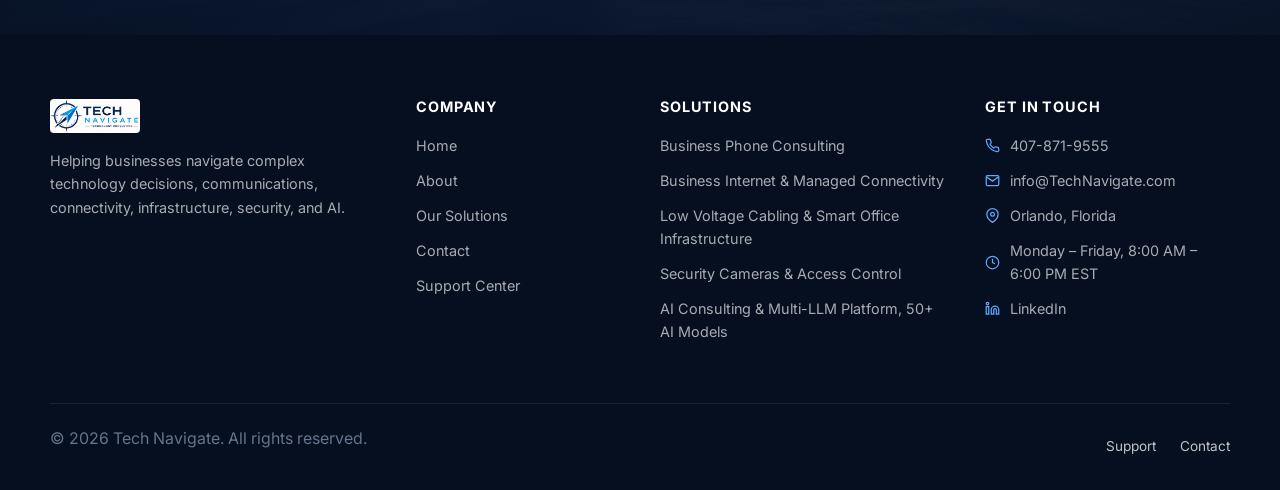
<file: ai-platform.html>
<!DOCTYPE html>
<html lang="en">
<head>
<!-- Google tag (gtag.js) -->
<script async src="https://www.googletagmanager.com/gtag/js?id=G-B1SPKSMVHJ"></script>
<script>
  window.dataLayer = window.dataLayer || [];
  function gtag(){dataLayer.push(arguments);}
  gtag('js', new Date());

  gtag('config', 'G-B1SPKSMVHJ');
</script>
<meta charset="UTF-8">
<meta name="viewport" content="width=device-width, initial-scale=1">
<title>AI Consulting &amp; Multi-LLM Platform | Tech Navigate</title>
<meta name="description" content="AI Consulting, AI Governance, Business AI Strategy, and AI Readiness Assessment on a Multi-LLM Platform with 50+ AI models, control Shadow AI and boost AI Productivity.">
<meta name="keywords" content="technology advisor, telecom broker, telecom consultant, UCaaS consultant, SD-WAN consulting, Business Phone Systems, VoIP, Unified Communications, RingCentral, ZOOM, Webex Calling, MS TEAMS, Broadvoice, business internet, fiber internet, Comcast Business, Spectrum Business, WOW Business, Summit Broadband, Low Voltage Cabling, Structured Cabling, Security Cameras, Access Control, Smart Office, AI Consulting, AI Governance, Multi-LLM Platform">
<meta name="google-site-verification" content="iRJsbXmgvOK9GEF063qEODKQ9oXsMOYlzMEm0OtPBQo">
<link rel="canonical" href="https://technavigate.com/ai-platform.html">
<meta property="og:title" content="AI Consulting &amp; Multi-LLM Platform | Tech Navigate">
<meta property="og:description" content="AI Consulting, AI Governance, Business AI Strategy, and AI Readiness Assessment on a Multi-LLM Platform with 50+ AI models, control Shadow AI and boost AI Productivity.">
<meta property="og:type" content="website">
<meta property="og:image" content="https://technavigate.com/assets/sailboat.png">
<meta property="og:url" content="https://technavigate.com/ai-platform.html">
<meta name="twitter:card" content="summary_large_image">
<meta name="twitter:title" content="AI Consulting &amp; Multi-LLM Platform | Tech Navigate">
<meta name="twitter:description" content="AI Consulting, AI Governance, Business AI Strategy, and AI Readiness Assessment on a Multi-LLM Platform with 50+ AI models, control Shadow AI and boost AI Productivity.">
<meta name="twitter:image" content="https://technavigate.com/assets/sailboat.png">
<link rel="preconnect" href="https://fonts.googleapis.com">
<link rel="preconnect" href="https://fonts.gstatic.com" crossorigin>
<link href="https://fonts.googleapis.com/css2?family=Inter:wght@400;500;600;700;800&display=swap" rel="stylesheet">
<link rel="icon" type="image/png" href="assets/favicon-v2.png">
<link rel="stylesheet" href="styles.css">
</head>
<body>

<header class="site-header">
  <div class="header-inner">
    <a href="index.html" class="logo-link"><img src="assets/logo.jpg" alt="Tech Navigate" class="logo"></a>
    <nav class="main-nav">
      <a href="index.html">Home</a>
      <a href="about.html">About</a>
      <div class="nav-dropdown">
        <a href="solutions.html">Our Solutions <span class="caret">&#9662;</span></a>
        <div class="dropdown-menu">
          <a href="business-phone-consulting.html"><span class="dropdown-icon"><svg viewBox="0 0 24 24"><path d="M22 16.92v3a2 2 0 0 1-2.18 2 19.79 19.79 0 0 1-8.63-3.07 19.5 19.5 0 0 1-6-6 19.79 19.79 0 0 1-3.07-8.67A2 2 0 0 1 4.11 2h3a2 2 0 0 1 2 1.72c.127.96.362 1.903.7 2.81a2 2 0 0 1-.45 2.11L8.09 9.91a16 16 0 0 0 6 6l1.27-1.27a2 2 0 0 1 2.11-.45c.907.338 1.85.573 2.81.7A2 2 0 0 1 22 16.92z"/></svg></span><span>Business Phone Consulting</span></a>
          <a href="internet-connectivity.html"><span class="dropdown-icon"><svg viewBox="0 0 24 24"><path d="M5 12.55a11 11 0 0 1 14.08 0"/><path d="M1.42 9a16 16 0 0 1 21.16 0"/><path d="M8.53 16.11a6 6 0 0 1 6.95 0"/><circle cx="12" cy="20" r="1"/></svg></span><span>Business Internet &amp; Managed Connectivity</span></a>
          <a href="low-voltage-cabling.html"><span class="dropdown-icon"><svg viewBox="0 0 24 24"><path d="M17 19a1 1 0 0 1-1-1v-2a2 2 0 0 1 2-2h2a2 2 0 0 1 2 2v2a1 1 0 0 1-1 1z"/><path d="M17 21v-2"/><path d="M19 14V6.5a1 1 0 0 0-7 0v11a1 1 0 0 1-7 0V10"/><path d="M21 21v-2"/><path d="M3 5V3"/><path d="M4 10a2 2 0 0 1-2-2V6a1 1 0 0 1 1-1h4a1 1 0 0 1 1 1v2a2 2 0 0 1-2 2z"/><path d="M7 5V3"/></svg></span><span>Low Voltage Cabling &amp; Smart Office Infrastructure</span></a>
          <a href="security-access-control.html"><span class="dropdown-icon"><svg viewBox="0 0 24 24"><path d="M20 13c0 5-3.5 7.5-7.66 8.95a1 1 0 0 1-.67-.01C7.5 20.5 4 18 4 13V6a1 1 0 0 1 1-1c2 0 4.5-1.2 6.24-2.72a1.17 1.17 0 0 1 1.52 0C14.51 3.81 17 5 19 5a1 1 0 0 1 1 1z"/><path d="m9 12 2 2 4-4"/></svg></span><span>Security Cameras &amp; Access Control</span></a>
          <a href="ai-platform.html"><span class="dropdown-icon"><svg viewBox="0 0 24 24"><path d="M12 5a3 3 0 1 0-5.997.125 4 4 0 0 0-2.526 5.77 4 4 0 0 0 .556 6.588A4 4 0 1 0 12 18Z"/><path d="M9 13a4.5 4.5 0 0 0 3-4"/><path d="M6.003 5.125A3 3 0 0 0 6.401 6.5"/><path d="M3.477 10.896a4 4 0 0 1 .585-.396"/><path d="M6 18a4 4 0 0 1-1.967-.516"/><path d="M12 13h4"/><path d="M12 18h6a2 2 0 0 1 2 2v1"/><path d="M12 8h8"/><path d="M16 8V5a2 2 0 0 1 2-2"/><circle cx="16" cy="13" r=".5"/><circle cx="18" cy="3" r=".5"/><circle cx="20" cy="21" r=".5"/><circle cx="20" cy="8" r=".5"/></svg></span><span>AI Consulting &amp; Multi-LLM Platform, 50+ AI Models</span></a>
        </div>
      </div>
      <a href="contact.html">Contact</a>
    </nav>
    <div class="header-actions">
      <a href="tel:+14078719555" class="phone-link"><svg viewBox="0 0 24 24" class="phone-link-icon"><path d="M13.832 16.568a1 1 0 0 0 1.213-.303l.355-.465A2 2 0 0 1 17 15h3a2 2 0 0 1 2 2v3a2 2 0 0 1-2 2A18 18 0 0 1 2 4a2 2 0 0 1 2-2h3a2 2 0 0 1 2 2v3a2 2 0 0 1-.8 1.6l-.468.351a1 1 0 0 0-.292 1.233 14 14 0 0 0 6.392 6.384"/></svg>407-871-9555</a>
      <a href="contact.html" class="btn btn-primary">Get Started</a>
    </div>
  </div>
</header>

<section class="page-hero">
  <div class="page-hero-media"><img src="assets/solution-ai.jpg" alt="AI Consulting &amp; Multi-LLM Platform, 50+ AI Models"></div>
  <div class="page-hero-watermark">
    <div class="ring"></div>
    <svg class="compass-arrow" viewBox="0 0 24 24" fill="none">
      <polygon points="12,2 20,20 12,15 4,20" fill="var(--gold)"/>
    </svg>
  </div>
  <div class="page-hero-content">
    <p class="eyebrow light">OUR SOLUTIONS</p>
    <h1>AI Consulting &amp; Multi-LLM Platform, 50+ AI Models</h1>
    <p class="page-hero-sub">One Multi-LLM Platform. Every leading AI model.</p>
    <div class="hero-buttons">
      <a href="contact.html" class="btn btn-primary">Talk to Tech Navigate</a>
      <a href="https://devs.ai/signup?ref=toddkozak%40technavigate.com" target="_blank" rel="noopener" class="btn btn-outline">View our Single Platform FREE</a>
    </div>
  </div>
</section>

<section class="section">
  <p class="eyebrow">OVERVIEW</p>
  <h2>What we help you do</h2>
  <div class="overview-layout">
    <div><p class="section-intro" style="max-width:760px;">Tech Navigate delivers AI Consulting, AI Governance, and Business AI Strategy through a single Multi-LLM Platform that unifies 50+ AI models. We run AI Readiness Assessments, curb Shadow AI, and roll out AI Productivity workflows across writing, analysis, research, customer service, Software Development, and operations, improving business efficiency without a stack of separate subscriptions.</p></div>
    <div class="overview-photo"><img src="assets/solution-ai.jpg" alt="AI Consulting &amp; Multi-LLM Platform, 50+ AI Models"></div>
  </div>
</section>

<section class="section section-alt">
  <p class="eyebrow">KEY BUSINESS BENEFITS</p>
  <h2>Why it matters for your business</h2>
  <div class="benefit-tiles">
<div class="benefit-tile"><span class="check-badge"><svg viewBox="0 0 24 24"><path d="M20 6 9 17l-5-5"/></svg></span><span class="label">Multi-LLM Platform with access to 50+ AI models under one login</span></div>
<div class="benefit-tile"><span class="check-badge"><svg viewBox="0 0 24 24"><path d="M20 6 9 17l-5-5"/></svg></span><span class="label">AI Consulting and Business AI Strategy aligned to real outcomes</span></div>
<div class="benefit-tile"><span class="check-badge"><svg viewBox="0 0 24 24"><path d="M20 6 9 17l-5-5"/></svg></span><span class="label">AI Readiness Assessment and AI Governance to control Shadow AI</span></div>
<div class="benefit-tile"><span class="check-badge"><svg viewBox="0 0 24 24"><path d="M20 6 9 17l-5-5"/></svg></span><span class="label">AI Productivity gains across writing, analysis, and Software Development</span></div>
<div class="benefit-tile"><span class="check-badge"><svg viewBox="0 0 24 24"><path d="M20 6 9 17l-5-5"/></svg></span><span class="label">Centralized access, billing, and management for every AI model</span></div>
<div class="benefit-tile"><span class="check-badge"><svg viewBox="0 0 24 24"><path d="M20 6 9 17l-5-5"/></svg></span><span class="label">Measurable business efficiency and adoption across departments</span></div>
</div>
</section>

<section class="section">
  <p class="eyebrow">CAPABILITIES &amp; PLATFORMS</p>
  <h2>What we cover in AI Consulting &amp; Multi-LLM Platform, 50+ AI Models</h2>
  <div class="tag-list">
    <span class="tag">AI Consulting</span>
<span class="tag">AI Governance</span>
<span class="tag">AI Productivity</span>
<span class="tag">AI Readiness Assessment</span>
<span class="tag">Business AI Strategy</span>
<span class="tag">Multi-LLM Platform</span>
<span class="tag">Shadow AI</span>
<span class="tag">Business efficiency</span>
<span class="tag">Software Development</span>
  </div>
</section>

<section class="section">
  <p class="eyebrow">TYPICAL USE CASES</p>
  <h2>When businesses call us</h2>
  <div class="use-cases-layout">
    <ul class="numbered-list" style="max-width:760px;">
    <li><span class="num">1</span><span>Running an AI Readiness Assessment before rolling out AI Productivity tools</span></li>
<li><span class="num">2</span><span>Standardizing AI Governance and eliminating Shadow AI</span></li>
<li><span class="num">3</span><span>Executing a Business AI Strategy on a Multi-LLM Platform</span></li>
<li><span class="num">4</span><span>Accelerating Software Development and analysis with the best AI model per task</span></li>
  </ul>
    <div class="why-tile">
      <div class="why-icon"><svg viewBox="0 0 24 24" fill="none">
      <circle cx="12" cy="12" r="10" stroke="currentColor" stroke-width="0.75" opacity="0.4"/>
      <line x1="12" y1="1" x2="12" y2="3" stroke="currentColor" stroke-width="0.75" opacity="0.4"/>
      <line x1="12" y1="21" x2="12" y2="23" stroke="currentColor" stroke-width="0.75" opacity="0.4"/>
      <line x1="1" y1="12" x2="3" y2="12" stroke="currentColor" stroke-width="0.75" opacity="0.4"/>
      <line x1="21" y1="12" x2="23" y2="12" stroke="currentColor" stroke-width="0.75" opacity="0.4"/>
      <polygon points="12,4 17,20 12,16 7,20" fill="#2f7ff2"/>
    </svg></div>
      <h2>Why Tech Navigate</h2>
      <p>We're an independent advisor, not a single-vendor reseller. That means we shortlist and compare the right providers, negotiate on your behalf, simplify the decision, and stay with you through implementation and beyond, so this solution actually delivers.</p>
      <div class="hero-buttons">
        <a href="contact.html" class="btn btn-primary">Get Guidance</a>
    <a href="tel:+14078719555" class="btn btn-outline">Call 407-871-9555</a>
      </div>
    </div>
  </div>
</section>

<section class="section section-alt">
  <div style="display:flex; justify-content:space-between; align-items:center; margin-bottom:8px;">
    <h2 style="margin:0;">Explore other solutions</h2>
    <a href="solutions.html" class="learn-more">View all &rarr;</a>
  </div>
  <div class="related-grid">
    <a href="business-phone-consulting.html" class="related-card"><h4>Business Phone Consulting</h4><span class="learn-more">Learn More &rarr;</span></a>
<a href="internet-connectivity.html" class="related-card"><h4>Business Internet & Managed Connectivity</h4><span class="learn-more">Learn More &rarr;</span></a>
<a href="low-voltage-cabling.html" class="related-card"><h4>Low Voltage Cabling & Smart Office Infrastructure</h4><span class="learn-more">Learn More &rarr;</span></a>
  </div>
</section>

<section class="cta-banner">
  <div class="cta-banner-media"><img src="assets/cta-horizon.jpg" alt=""></div>
  <div class="cta-watermark">
    <svg viewBox="0 0 24 24" fill="none">
      <circle cx="12" cy="12" r="10" stroke="currentColor" stroke-width="0.75" opacity="0.4"/>
      <line x1="12" y1="1" x2="12" y2="3" stroke="currentColor" stroke-width="0.75" opacity="0.4"/>
      <line x1="12" y1="21" x2="12" y2="23" stroke="currentColor" stroke-width="0.75" opacity="0.4"/>
      <line x1="1" y1="12" x2="3" y2="12" stroke="currentColor" stroke-width="0.75" opacity="0.4"/>
      <line x1="21" y1="12" x2="23" y2="12" stroke="currentColor" stroke-width="0.75" opacity="0.4"/>
      <polygon points="12,4 17,20 12,16 7,20" fill="#2f7ff2"/>
    </svg>
  </div>
  <div class="cta-banner-inner">
    <p class="eyebrow center light">SET YOUR COURSE</p>
    <h2 class="center light">Ready to Chart Your Next Technology Course?</h2>
    <p class="center light">Let's talk through where you are and where you're headed, and map the smartest path forward.</p>
    <div class="hero-buttons center">
      <a href="contact.html" class="btn btn-primary">Contact Tech Navigate</a>
      <a href="solutions.html" class="btn btn-outline-light">Explore Our Solutions</a>
    </div>
  </div>
</section>

<footer class="site-footer">
  <div class="footer-inner">
    <div class="footer-col footer-brand">
      <img src="assets/logo.jpg" alt="Tech Navigate" class="footer-logo">
      <p>Helping businesses navigate complex technology decisions, communications, connectivity, infrastructure, security, and AI.</p>
    </div>
    <div class="footer-col">
      <h4>Company</h4>
      <a href="index.html">Home</a>
      <a href="about.html">About</a>
      <a href="solutions.html">Our Solutions</a>
      <a href="contact.html">Contact</a>
      <a href="support.html">Support Center</a>
    </div>
    <div class="footer-col">
      <h4>Solutions</h4>
      <a href="business-phone-consulting.html">Business Phone Consulting</a>
      <a href="internet-connectivity.html">Business Internet &amp; Managed Connectivity</a>
      <a href="low-voltage-cabling.html">Low Voltage Cabling &amp; Smart Office Infrastructure</a>
      <a href="security-access-control.html">Security Cameras &amp; Access Control</a>
      <a href="ai-platform.html">AI Consulting &amp; Multi-LLM Platform, 50+ AI Models</a>
    </div>
    <div class="footer-col footer-contact">
      <h4>Get in Touch</h4>
      <a href="tel:+14078719555"><svg viewBox="0 0 24 24"><path d="M22 16.92v3a2 2 0 0 1-2.18 2 19.79 19.79 0 0 1-8.63-3.07 19.5 19.5 0 0 1-6-6 19.79 19.79 0 0 1-3.07-8.67A2 2 0 0 1 4.11 2h3a2 2 0 0 1 2 1.72c.127.96.362 1.903.7 2.81a2 2 0 0 1-.45 2.11L8.09 9.91a16 16 0 0 0 6 6l1.27-1.27a2 2 0 0 1 2.11-.45c.907.338 1.85.573 2.81.7A2 2 0 0 1 22 16.92z"/></svg>407-871-9555</a>
      <a href="mailto:info@TechNavigate.com"><svg viewBox="0 0 24 24"><path d="M4 4h16c1.1 0 2 .9 2 2v12c0 1.1-.9 2-2 2H4c-1.1 0-2-.9-2-2V6c0-1.1.9-2 2-2z"/><polyline points="22,6 12,13 2,6"/></svg>info@TechNavigate.com</a>
      <p><svg viewBox="0 0 24 24"><path d="M21 10c0 7-9 13-9 13s-9-6-9-13a9 9 0 0 1 18 0z"/><circle cx="12" cy="10" r="3"/></svg>Orlando, Florida</p>
      <p><svg viewBox="0 0 24 24"><circle cx="12" cy="12" r="10"/><polyline points="12 6 12 12 16 14"/></svg>Monday &ndash; Friday, 8:00 AM &ndash; 6:00 PM EST</p>
      <a href="https://www.linkedin.com/company/tech-navigate" target="_blank" rel="noopener"><svg viewBox="0 0 24 24"><path d="M16 8a6 6 0 0 1 6 6v7h-4v-7a2 2 0 0 0-2-2 2 2 0 0 0-2 2v7h-4v-7a6 6 0 0 1 6-6z"/><rect x="2" y="9" width="4" height="12"/><circle cx="4" cy="4" r="2"/></svg>LinkedIn</a>
    </div>
  </div>
  <div class="footer-bottom">
    <p>&copy; 2026 Tech Navigate. All rights reserved.</p>
    <div class="footer-bottom-links">
      <a href="support.html">Support</a>
      <a href="contact.html">Contact</a>
    </div>
  </div>
</footer>

</body>
</html>
</file>
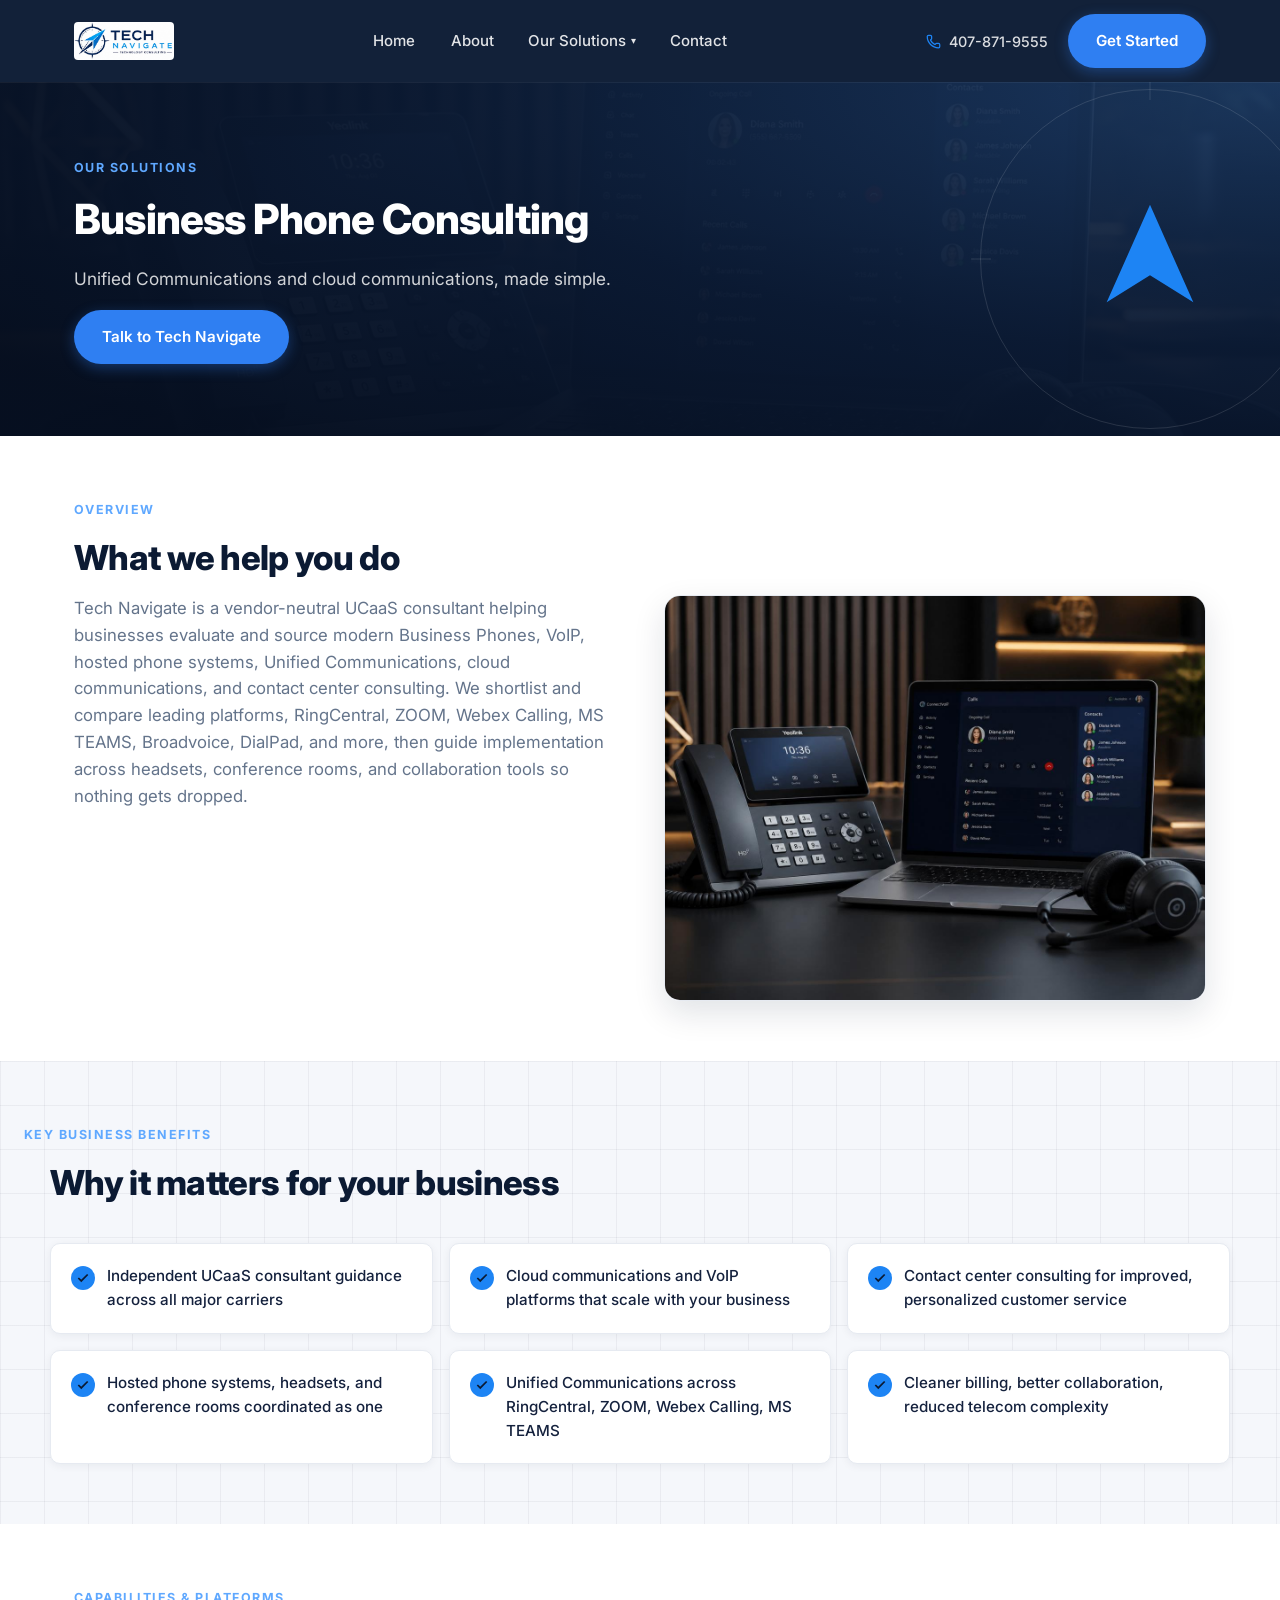
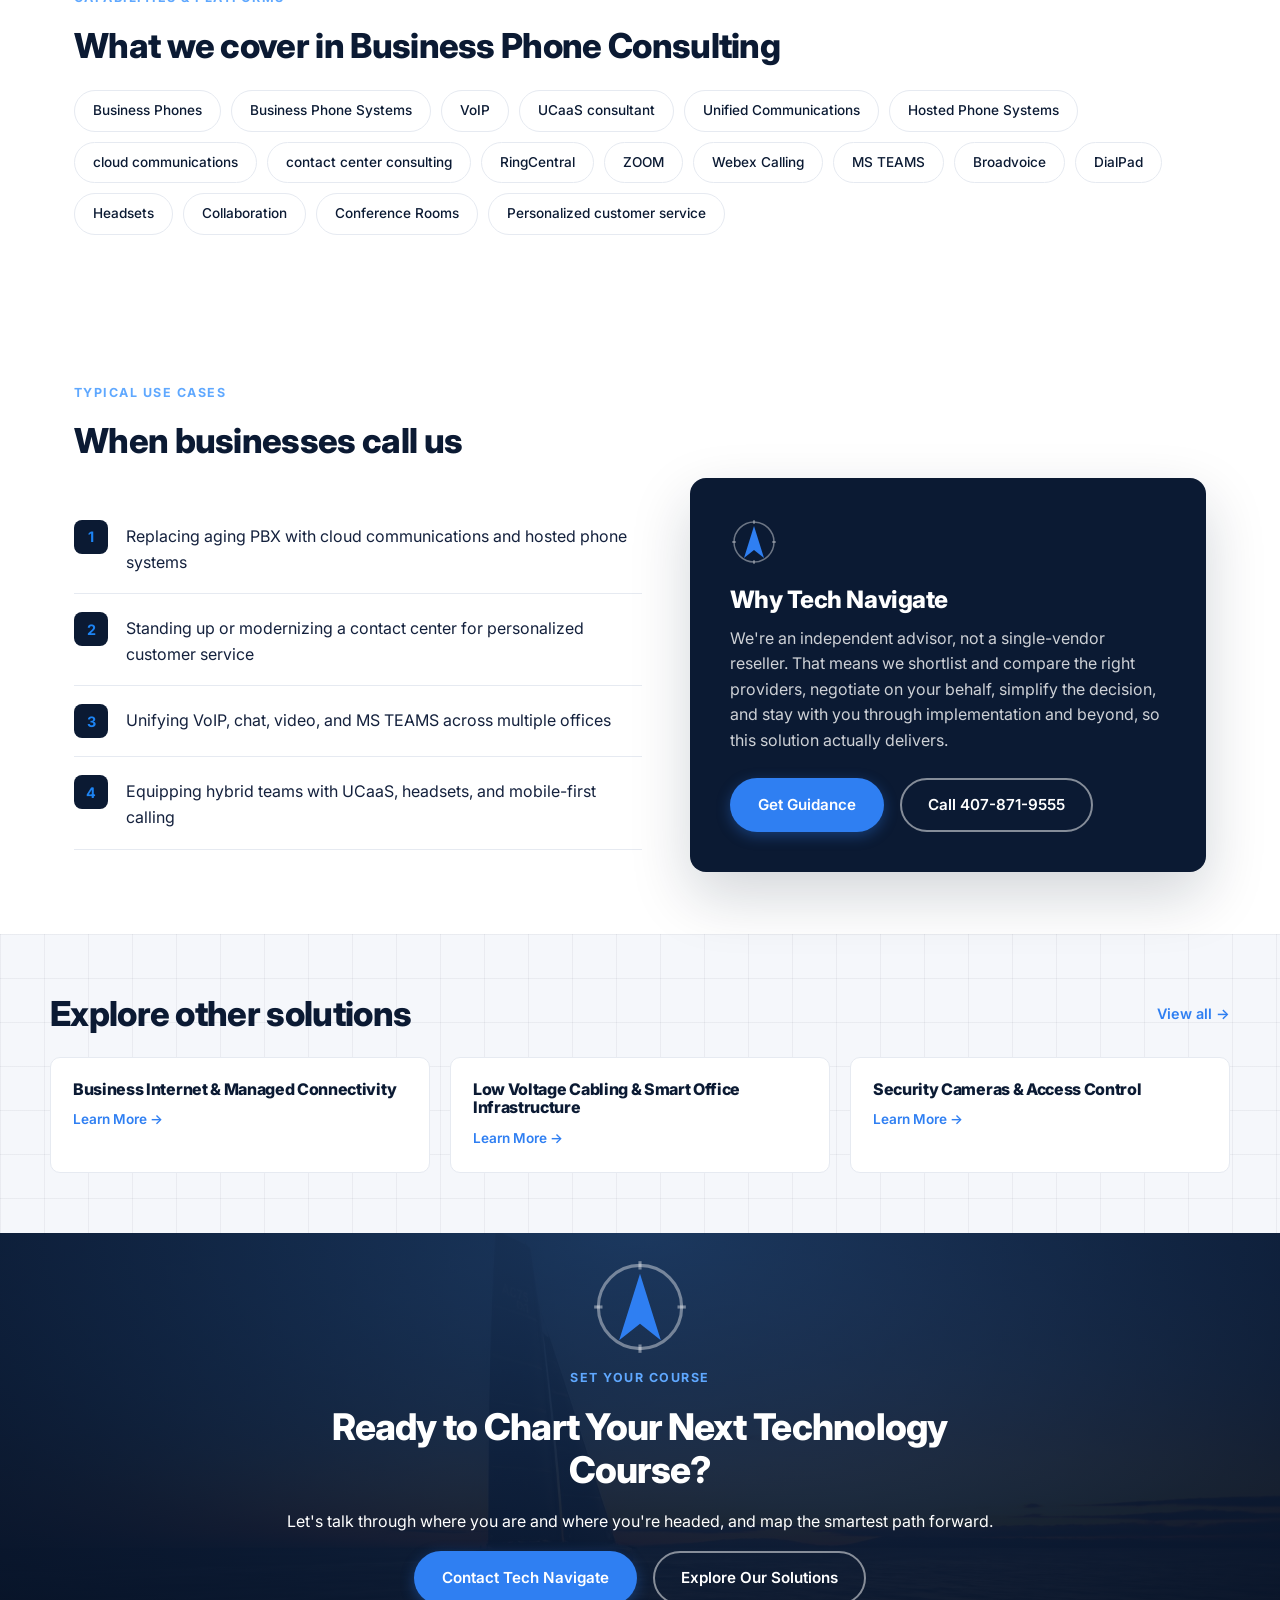
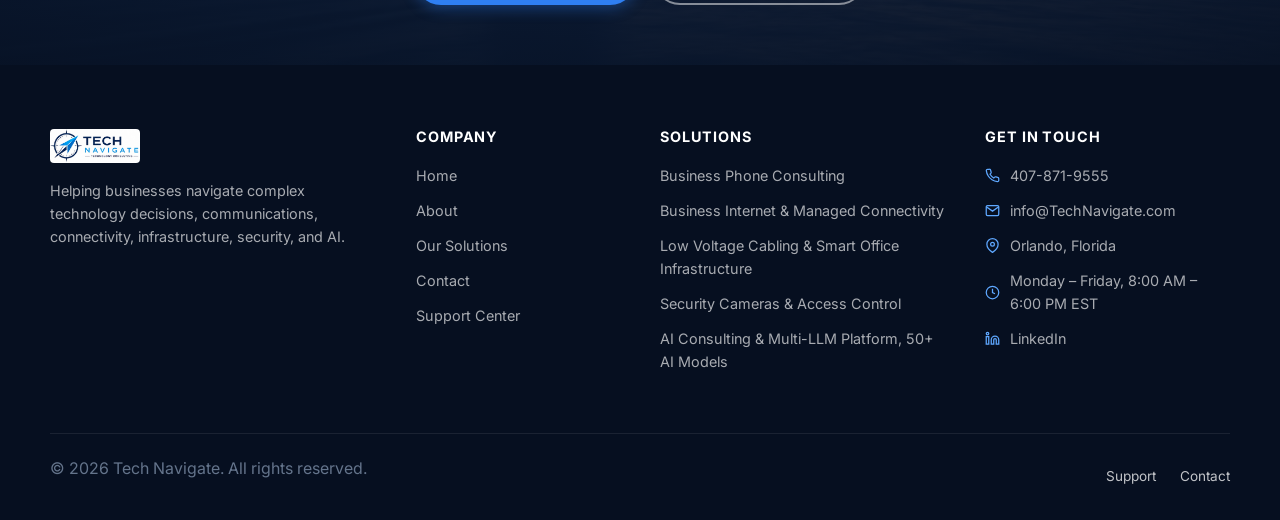
<file: business-phone-consulting.html>
<!DOCTYPE html>
<html lang="en">
<head>
<!-- Google tag (gtag.js) -->
<script async src="https://www.googletagmanager.com/gtag/js?id=G-B1SPKSMVHJ"></script>
<script>
  window.dataLayer = window.dataLayer || [];
  function gtag(){dataLayer.push(arguments);}
  gtag('js', new Date());

  gtag('config', 'G-B1SPKSMVHJ');
</script>
<meta charset="UTF-8">
<meta name="viewport" content="width=device-width, initial-scale=1">
<title>Business Phone &amp; VoIP Consulting | Tech Navigate</title>
<meta name="description" content="Independent UCaaS consultant for Business Phones, VoIP, hosted phone systems, Unified Communications, contact center consulting, RingCentral, ZOOM, Webex Calling, MS TEAMS, Broadvoice, and DialPad.">
<meta name="keywords" content="technology advisor, telecom broker, telecom consultant, UCaaS consultant, SD-WAN consulting, Business Phone Systems, VoIP, Unified Communications, RingCentral, ZOOM, Webex Calling, MS TEAMS, Broadvoice, business internet, fiber internet, Comcast Business, Spectrum Business, WOW Business, Summit Broadband, Low Voltage Cabling, Structured Cabling, Security Cameras, Access Control, Smart Office, AI Consulting, AI Governance, Multi-LLM Platform">
<meta name="google-site-verification" content="iRJsbXmgvOK9GEF063qEODKQ9oXsMOYlzMEm0OtPBQo">
<link rel="canonical" href="https://technavigate.com/business-phone-consulting.html">
<meta property="og:title" content="Business Phone &amp; VoIP Consulting | Tech Navigate">
<meta property="og:description" content="Independent UCaaS consultant for Business Phones, VoIP, hosted phone systems, Unified Communications, contact center consulting, RingCentral, ZOOM, Webex Calling, MS TEAMS, Broadvoice, and DialPad.">
<meta property="og:type" content="website">
<meta property="og:image" content="https://technavigate.com/assets/sailboat.png">
<meta property="og:url" content="https://technavigate.com/business-phone-consulting.html">
<meta name="twitter:card" content="summary_large_image">
<meta name="twitter:title" content="Business Phone &amp; VoIP Consulting | Tech Navigate">
<meta name="twitter:description" content="Independent UCaaS consultant for Business Phones, VoIP, hosted phone systems, Unified Communications, contact center consulting, RingCentral, ZOOM, Webex Calling, MS TEAMS, Broadvoice, and DialPad.">
<meta name="twitter:image" content="https://technavigate.com/assets/sailboat.png"><link rel="preconnect" href="https://fonts.googleapis.com">
<link rel="preconnect" href="https://fonts.gstatic.com" crossorigin>
<link href="https://fonts.googleapis.com/css2?family=Inter:wght@400;500;600;700;800&display=swap" rel="stylesheet">
<link rel="icon" type="image/png" href="assets/favicon-v2.png">
<link rel="stylesheet" href="styles.css">
</head>
<body>

<header class="site-header">
  <div class="header-inner">
    <a href="index.html" class="logo-link"><img src="assets/logo.jpg" alt="Tech Navigate" class="logo"></a>
    <nav class="main-nav">
      <a href="index.html">Home</a>
      <a href="about.html">About</a>
      <div class="nav-dropdown">
        <a href="solutions.html">Our Solutions <span class="caret">&#9662;</span></a>
        <div class="dropdown-menu">
          <a href="business-phone-consulting.html"><span class="dropdown-icon"><svg viewBox="0 0 24 24"><path d="M22 16.92v3a2 2 0 0 1-2.18 2 19.79 19.79 0 0 1-8.63-3.07 19.5 19.5 0 0 1-6-6 19.79 19.79 0 0 1-3.07-8.67A2 2 0 0 1 4.11 2h3a2 2 0 0 1 2 1.72c.127.96.362 1.903.7 2.81a2 2 0 0 1-.45 2.11L8.09 9.91a16 16 0 0 0 6 6l1.27-1.27a2 2 0 0 1 2.11-.45c.907.338 1.85.573 2.81.7A2 2 0 0 1 22 16.92z"/></svg></span><span>Business Phone Consulting</span></a>
          <a href="internet-connectivity.html"><span class="dropdown-icon"><svg viewBox="0 0 24 24"><path d="M5 12.55a11 11 0 0 1 14.08 0"/><path d="M1.42 9a16 16 0 0 1 21.16 0"/><path d="M8.53 16.11a6 6 0 0 1 6.95 0"/><circle cx="12" cy="20" r="1"/></svg></span><span>Business Internet &amp; Managed Connectivity</span></a>
          <a href="low-voltage-cabling.html"><span class="dropdown-icon"><svg viewBox="0 0 24 24"><path d="M17 19a1 1 0 0 1-1-1v-2a2 2 0 0 1 2-2h2a2 2 0 0 1 2 2v2a1 1 0 0 1-1 1z"/><path d="M17 21v-2"/><path d="M19 14V6.5a1 1 0 0 0-7 0v11a1 1 0 0 1-7 0V10"/><path d="M21 21v-2"/><path d="M3 5V3"/><path d="M4 10a2 2 0 0 1-2-2V6a1 1 0 0 1 1-1h4a1 1 0 0 1 1 1v2a2 2 0 0 1-2 2z"/><path d="M7 5V3"/></svg></span><span>Low Voltage Cabling &amp; Smart Office Infrastructure</span></a>
          <a href="security-access-control.html"><span class="dropdown-icon"><svg viewBox="0 0 24 24"><path d="M20 13c0 5-3.5 7.5-7.66 8.95a1 1 0 0 1-.67-.01C7.5 20.5 4 18 4 13V6a1 1 0 0 1 1-1c2 0 4.5-1.2 6.24-2.72a1.17 1.17 0 0 1 1.52 0C14.51 3.81 17 5 19 5a1 1 0 0 1 1 1z"/><path d="m9 12 2 2 4-4"/></svg></span><span>Security Cameras &amp; Access Control</span></a>
          <a href="ai-platform.html"><span class="dropdown-icon"><svg viewBox="0 0 24 24"><path d="M12 5a3 3 0 1 0-5.997.125 4 4 0 0 0-2.526 5.77 4 4 0 0 0 .556 6.588A4 4 0 1 0 12 18Z"/><path d="M9 13a4.5 4.5 0 0 0 3-4"/><path d="M6.003 5.125A3 3 0 0 0 6.401 6.5"/><path d="M3.477 10.896a4 4 0 0 1 .585-.396"/><path d="M6 18a4 4 0 0 1-1.967-.516"/><path d="M12 13h4"/><path d="M12 18h6a2 2 0 0 1 2 2v1"/><path d="M12 8h8"/><path d="M16 8V5a2 2 0 0 1 2-2"/><circle cx="16" cy="13" r=".5"/><circle cx="18" cy="3" r=".5"/><circle cx="20" cy="21" r=".5"/><circle cx="20" cy="8" r=".5"/></svg></span><span>AI Consulting &amp; Multi-LLM Platform, 50+ AI Models</span></a>
        </div>
      </div>
      <a href="contact.html">Contact</a>
    </nav>
    <div class="header-actions">
      <a href="tel:+14078719555" class="phone-link"><svg viewBox="0 0 24 24" class="phone-link-icon"><path d="M13.832 16.568a1 1 0 0 0 1.213-.303l.355-.465A2 2 0 0 1 17 15h3a2 2 0 0 1 2 2v3a2 2 0 0 1-2 2A18 18 0 0 1 2 4a2 2 0 0 1 2-2h3a2 2 0 0 1 2 2v3a2 2 0 0 1-.8 1.6l-.468.351a1 1 0 0 0-.292 1.233 14 14 0 0 0 6.392 6.384"/></svg>407-871-9555</a>
      <a href="contact.html" class="btn btn-primary">Get Started</a>
    </div>
  </div>
</header>

<section class="page-hero">
  <div class="page-hero-media"><img src="assets/solution-phone.jpg" alt="Business Phone Consulting"></div>
  <div class="page-hero-watermark">
    <div class="ring"></div>
    <svg class="compass-arrow" viewBox="0 0 24 24" fill="none">
      <polygon points="12,2 20,20 12,15 4,20" fill="var(--gold)"/>
    </svg>
  </div>
  <div class="page-hero-content">
    <p class="eyebrow light">OUR SOLUTIONS</p>
    <h1>Business Phone Consulting</h1>
    <p class="page-hero-sub">Unified Communications and cloud communications, made simple.</p>
    <div class="hero-buttons">
      <a href="contact.html" class="btn btn-primary">Talk to Tech Navigate</a>
      
    </div>
  </div>
</section>

<section class="section">
  <p class="eyebrow">OVERVIEW</p>
  <h2>What we help you do</h2>
  <div class="overview-layout">
    <div><p class="section-intro" style="max-width:760px;">Tech Navigate is a vendor-neutral UCaaS consultant helping businesses evaluate and source modern Business Phones, VoIP, hosted phone systems, Unified Communications, cloud communications, and contact center consulting. We shortlist and compare leading platforms, RingCentral, ZOOM, Webex Calling, MS TEAMS, Broadvoice, DialPad, and more, then guide implementation across headsets, conference rooms, and collaboration tools so nothing gets dropped.</p></div>
    <div class="overview-photo"><img src="assets/solution-phone.jpg" alt="Business Phone Consulting"></div>
  </div>
</section>

<section class="section section-alt">
  <p class="eyebrow">KEY BUSINESS BENEFITS</p>
  <h2>Why it matters for your business</h2>
  <div class="benefit-tiles">
<div class="benefit-tile"><span class="check-badge"><svg viewBox="0 0 24 24"><path d="M20 6 9 17l-5-5"/></svg></span><span class="label">Independent UCaaS consultant guidance across all major carriers</span></div>
<div class="benefit-tile"><span class="check-badge"><svg viewBox="0 0 24 24"><path d="M20 6 9 17l-5-5"/></svg></span><span class="label">Cloud communications and VoIP platforms that scale with your business</span></div>
<div class="benefit-tile"><span class="check-badge"><svg viewBox="0 0 24 24"><path d="M20 6 9 17l-5-5"/></svg></span><span class="label">Contact center consulting for improved, personalized customer service</span></div>
<div class="benefit-tile"><span class="check-badge"><svg viewBox="0 0 24 24"><path d="M20 6 9 17l-5-5"/></svg></span><span class="label">Hosted phone systems, headsets, and conference rooms coordinated as one</span></div>
<div class="benefit-tile"><span class="check-badge"><svg viewBox="0 0 24 24"><path d="M20 6 9 17l-5-5"/></svg></span><span class="label">Unified Communications across RingCentral, ZOOM, Webex Calling, MS TEAMS</span></div>
<div class="benefit-tile"><span class="check-badge"><svg viewBox="0 0 24 24"><path d="M20 6 9 17l-5-5"/></svg></span><span class="label">Cleaner billing, better collaboration, reduced telecom complexity</span></div>
</div>
</section>

<section class="section">
  <p class="eyebrow">CAPABILITIES &amp; PLATFORMS</p>
  <h2>What we cover in Business Phone Consulting</h2>
  <div class="tag-list">
    <span class="tag">Business Phones</span>
<span class="tag">Business Phone Systems</span>
<span class="tag">VoIP</span>
<span class="tag">UCaaS consultant</span>
<span class="tag">Unified Communications</span>
<span class="tag">Hosted Phone Systems</span>
<span class="tag">cloud communications</span>
<span class="tag">contact center consulting</span>
<span class="tag">RingCentral</span>
<span class="tag">ZOOM</span>
<span class="tag">Webex Calling</span>
<span class="tag">MS TEAMS</span>
<span class="tag">Broadvoice</span>
<span class="tag">DialPad</span>
<span class="tag">Headsets</span>
<span class="tag">Collaboration</span>
<span class="tag">Conference Rooms</span>
<span class="tag">Personalized customer service</span>
  </div>
</section>

<section class="section">
  <p class="eyebrow">TYPICAL USE CASES</p>
  <h2>When businesses call us</h2>
  <div class="use-cases-layout">
    <ul class="numbered-list" style="max-width:760px;">
    <li><span class="num">1</span><span>Replacing aging PBX with cloud communications and hosted phone systems</span></li>
<li><span class="num">2</span><span>Standing up or modernizing a contact center for personalized customer service</span></li>
<li><span class="num">3</span><span>Unifying VoIP, chat, video, and MS TEAMS across multiple offices</span></li>
<li><span class="num">4</span><span>Equipping hybrid teams with UCaaS, headsets, and mobile-first calling</span></li>
  </ul>
    <div class="why-tile">
      <div class="why-icon"><svg viewBox="0 0 24 24" fill="none">
      <circle cx="12" cy="12" r="10" stroke="currentColor" stroke-width="0.75" opacity="0.4"/>
      <line x1="12" y1="1" x2="12" y2="3" stroke="currentColor" stroke-width="0.75" opacity="0.4"/>
      <line x1="12" y1="21" x2="12" y2="23" stroke="currentColor" stroke-width="0.75" opacity="0.4"/>
      <line x1="1" y1="12" x2="3" y2="12" stroke="currentColor" stroke-width="0.75" opacity="0.4"/>
      <line x1="21" y1="12" x2="23" y2="12" stroke="currentColor" stroke-width="0.75" opacity="0.4"/>
      <polygon points="12,4 17,20 12,16 7,20" fill="#2f7ff2"/>
    </svg></div>
      <h2>Why Tech Navigate</h2>
      <p>We're an independent advisor, not a single-vendor reseller. That means we shortlist and compare the right providers, negotiate on your behalf, simplify the decision, and stay with you through implementation and beyond, so this solution actually delivers.</p>
      <div class="hero-buttons">
        <a href="contact.html" class="btn btn-primary">Get Guidance</a>
    <a href="tel:+14078719555" class="btn btn-outline">Call 407-871-9555</a>
      </div>
    </div>
  </div>
</section>

<section class="section section-alt">
  <div style="display:flex; justify-content:space-between; align-items:center; margin-bottom:8px;">
    <h2 style="margin:0;">Explore other solutions</h2>
    <a href="solutions.html" class="learn-more">View all &rarr;</a>
  </div>
  <div class="related-grid">
    <a href="internet-connectivity.html" class="related-card"><h4>Business Internet & Managed Connectivity</h4><span class="learn-more">Learn More &rarr;</span></a>
<a href="low-voltage-cabling.html" class="related-card"><h4>Low Voltage Cabling & Smart Office Infrastructure</h4><span class="learn-more">Learn More &rarr;</span></a>
<a href="security-access-control.html" class="related-card"><h4>Security Cameras & Access Control</h4><span class="learn-more">Learn More &rarr;</span></a>
  </div>
</section>

<section class="cta-banner">
  <div class="cta-banner-media"><img src="assets/cta-horizon.jpg" alt=""></div>
  <div class="cta-watermark">
    <svg viewBox="0 0 24 24" fill="none">
      <circle cx="12" cy="12" r="10" stroke="currentColor" stroke-width="0.75" opacity="0.4"/>
      <line x1="12" y1="1" x2="12" y2="3" stroke="currentColor" stroke-width="0.75" opacity="0.4"/>
      <line x1="12" y1="21" x2="12" y2="23" stroke="currentColor" stroke-width="0.75" opacity="0.4"/>
      <line x1="1" y1="12" x2="3" y2="12" stroke="currentColor" stroke-width="0.75" opacity="0.4"/>
      <line x1="21" y1="12" x2="23" y2="12" stroke="currentColor" stroke-width="0.75" opacity="0.4"/>
      <polygon points="12,4 17,20 12,16 7,20" fill="#2f7ff2"/>
    </svg>
  </div>
  <div class="cta-banner-inner">
    <p class="eyebrow center light">SET YOUR COURSE</p>
    <h2 class="center light">Ready to Chart Your Next Technology Course?</h2>
    <p class="center light">Let's talk through where you are and where you're headed, and map the smartest path forward.</p>
    <div class="hero-buttons center">
      <a href="contact.html" class="btn btn-primary">Contact Tech Navigate</a>
      <a href="solutions.html" class="btn btn-outline-light">Explore Our Solutions</a>
    </div>
  </div>
</section>

<footer class="site-footer">
  <div class="footer-inner">
    <div class="footer-col footer-brand">
      <img src="assets/logo.jpg" alt="Tech Navigate" class="footer-logo">
      <p>Helping businesses navigate complex technology decisions, communications, connectivity, infrastructure, security, and AI.</p>
    </div>
    <div class="footer-col">
      <h4>Company</h4>
      <a href="index.html">Home</a>
      <a href="about.html">About</a>
      <a href="solutions.html">Our Solutions</a>
      <a href="contact.html">Contact</a>
      <a href="support.html">Support Center</a>
    </div>
    <div class="footer-col">
      <h4>Solutions</h4>
      <a href="business-phone-consulting.html">Business Phone Consulting</a>
      <a href="internet-connectivity.html">Business Internet &amp; Managed Connectivity</a>
      <a href="low-voltage-cabling.html">Low Voltage Cabling &amp; Smart Office Infrastructure</a>
      <a href="security-access-control.html">Security Cameras &amp; Access Control</a>
      <a href="ai-platform.html">AI Consulting &amp; Multi-LLM Platform, 50+ AI Models</a>
    </div>
    <div class="footer-col footer-contact">
      <h4>Get in Touch</h4>
      <a href="tel:+14078719555"><svg viewBox="0 0 24 24"><path d="M22 16.92v3a2 2 0 0 1-2.18 2 19.79 19.79 0 0 1-8.63-3.07 19.5 19.5 0 0 1-6-6 19.79 19.79 0 0 1-3.07-8.67A2 2 0 0 1 4.11 2h3a2 2 0 0 1 2 1.72c.127.96.362 1.903.7 2.81a2 2 0 0 1-.45 2.11L8.09 9.91a16 16 0 0 0 6 6l1.27-1.27a2 2 0 0 1 2.11-.45c.907.338 1.85.573 2.81.7A2 2 0 0 1 22 16.92z"/></svg>407-871-9555</a>
      <a href="mailto:info@TechNavigate.com"><svg viewBox="0 0 24 24"><path d="M4 4h16c1.1 0 2 .9 2 2v12c0 1.1-.9 2-2 2H4c-1.1 0-2-.9-2-2V6c0-1.1.9-2 2-2z"/><polyline points="22,6 12,13 2,6"/></svg>info@TechNavigate.com</a>
      <p><svg viewBox="0 0 24 24"><path d="M21 10c0 7-9 13-9 13s-9-6-9-13a9 9 0 0 1 18 0z"/><circle cx="12" cy="10" r="3"/></svg>Orlando, Florida</p>
      <p><svg viewBox="0 0 24 24"><circle cx="12" cy="12" r="10"/><polyline points="12 6 12 12 16 14"/></svg>Monday &ndash; Friday, 8:00 AM &ndash; 6:00 PM EST</p>
      <a href="https://www.linkedin.com/company/tech-navigate" target="_blank" rel="noopener"><svg viewBox="0 0 24 24"><path d="M16 8a6 6 0 0 1 6 6v7h-4v-7a2 2 0 0 0-2-2 2 2 0 0 0-2 2v7h-4v-7a6 6 0 0 1 6-6z"/><rect x="2" y="9" width="4" height="12"/><circle cx="4" cy="4" r="2"/></svg>LinkedIn</a>
    </div>
  </div>
  <div class="footer-bottom">
    <p>&copy; 2026 Tech Navigate. All rights reserved.</p>
    <div class="footer-bottom-links">
      <a href="support.html">Support</a>
      <a href="contact.html">Contact</a>
    </div>
  </div>
</footer>

</body>
</html>
</file>
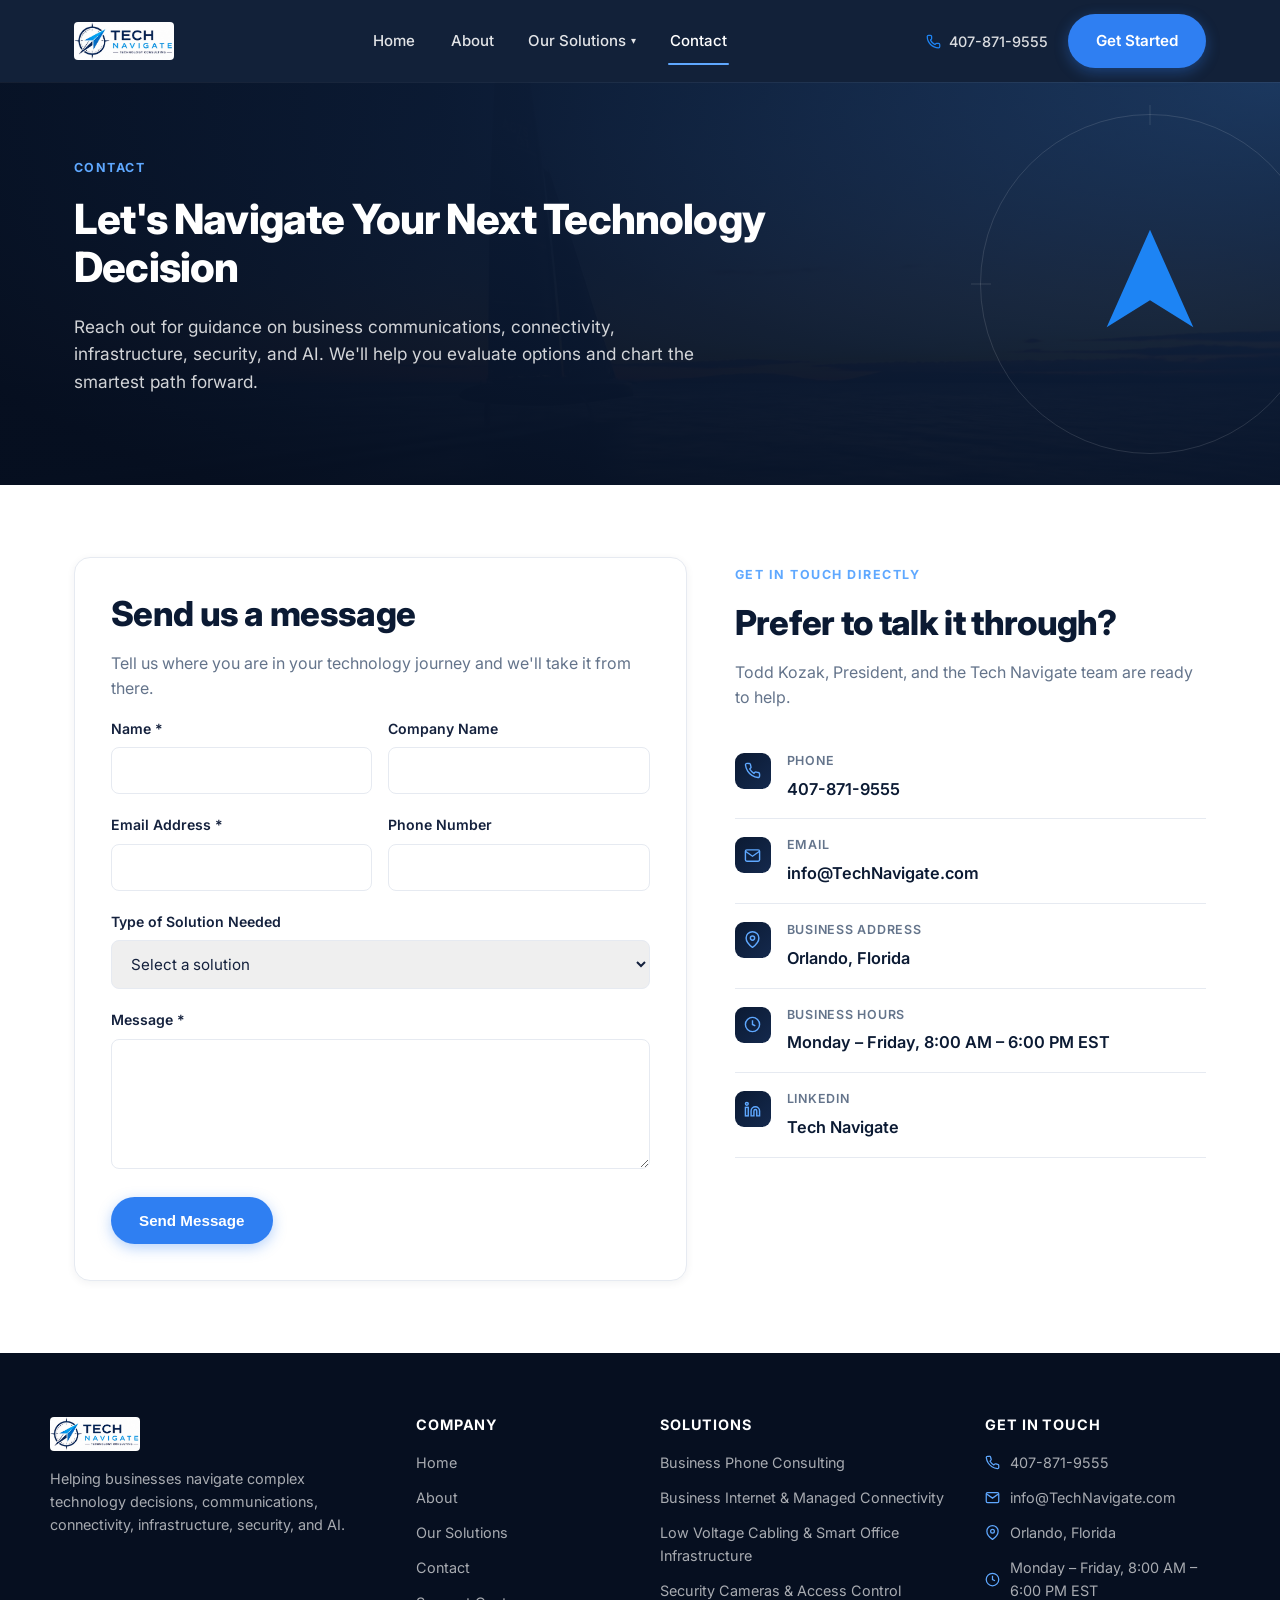
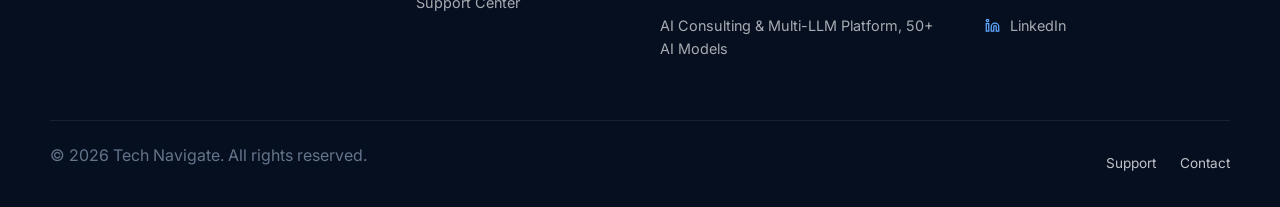
<file: contact.html>
<!DOCTYPE html>
<html lang="en">
<head>
<!-- Google tag (gtag.js) -->
<script async src="https://www.googletagmanager.com/gtag/js?id=G-B1SPKSMVHJ"></script>
<script>
  window.dataLayer = window.dataLayer || [];
  function gtag(){dataLayer.push(arguments);}
  gtag('js', new Date());

  gtag('config', 'G-B1SPKSMVHJ');
</script>
<meta charset="UTF-8">
<meta name="viewport" content="width=device-width, initial-scale=1">
<title>Contact Tech Navigate | Technology Advisor</title>
<meta name="description" content="Talk to a vendor-neutral technology advisor and telecom broker about Business Phone Systems, VoIP, UCaaS, business internet, SD-WAN, Low Voltage Cabling, Security Cameras, and AI Consulting.">
<meta name="keywords" content="technology advisor, telecom broker, telecom consultant, UCaaS consultant, SD-WAN consulting, Business Phone Systems, VoIP, Unified Communications, RingCentral, ZOOM, Webex Calling, MS TEAMS, Broadvoice, business internet, fiber internet, Comcast Business, Spectrum Business, WOW Business, Summit Broadband, Low Voltage Cabling, Structured Cabling, Security Cameras, Access Control, Smart Office, AI Consulting, AI Governance, Multi-LLM Platform">
<meta name="google-site-verification" content="iRJsbXmgvOK9GEF063qEODKQ9oXsMOYlzMEm0OtPBQo">
<link rel="canonical" href="https://technavigate.com/contact.html">
<meta property="og:title" content="Contact Tech Navigate | Technology Advisor">
<meta property="og:description" content="Start your Business Technology Roadmap, Unified Communications, managed connectivity, Structured Cabling, Access Control, and Multi-LLM AI.">
<meta property="og:type" content="website">
<meta property="og:image" content="https://technavigate.com/assets/sailboat.png">
<meta property="og:url" content="https://technavigate.com/contact.html">
<meta name="twitter:card" content="summary_large_image">
<meta name="twitter:title" content="Contact Tech Navigate | Technology Advisor">
<meta name="twitter:description" content="Start your Business Technology Roadmap, Unified Communications, managed connectivity, Structured Cabling, Access Control, and Multi-LLM AI.">
<meta name="twitter:image" content="https://technavigate.com/assets/sailboat.png"><link rel="preconnect" href="https://fonts.googleapis.com">
<link rel="preconnect" href="https://fonts.gstatic.com" crossorigin>
<link href="https://fonts.googleapis.com/css2?family=Inter:wght@400;500;600;700;800&display=swap" rel="stylesheet">
<link rel="icon" type="image/png" href="assets/favicon-v2.png">
<link rel="stylesheet" href="styles.css">
</head>
<body>

<header class="site-header">
  <div class="header-inner">
    <a href="index.html" class="logo-link"><img src="assets/logo.jpg" alt="Tech Navigate" class="logo"></a>
    <nav class="main-nav">
      <a href="index.html">Home</a>
      <a href="about.html">About</a>
      <div class="nav-dropdown">
        <a href="solutions.html">Our Solutions <span class="caret">&#9662;</span></a>
        <div class="dropdown-menu">
          <a href="business-phone-consulting.html"><span class="dropdown-icon"><svg viewBox="0 0 24 24"><path d="M22 16.92v3a2 2 0 0 1-2.18 2 19.79 19.79 0 0 1-8.63-3.07 19.5 19.5 0 0 1-6-6 19.79 19.79 0 0 1-3.07-8.67A2 2 0 0 1 4.11 2h3a2 2 0 0 1 2 1.72c.127.96.362 1.903.7 2.81a2 2 0 0 1-.45 2.11L8.09 9.91a16 16 0 0 0 6 6l1.27-1.27a2 2 0 0 1 2.11-.45c.907.338 1.85.573 2.81.7A2 2 0 0 1 22 16.92z"/></svg></span><span>Business Phone Consulting</span></a>
          <a href="internet-connectivity.html"><span class="dropdown-icon"><svg viewBox="0 0 24 24"><path d="M5 12.55a11 11 0 0 1 14.08 0"/><path d="M1.42 9a16 16 0 0 1 21.16 0"/><path d="M8.53 16.11a6 6 0 0 1 6.95 0"/><circle cx="12" cy="20" r="1"/></svg></span><span>Business Internet &amp; Managed Connectivity</span></a>
          <a href="low-voltage-cabling.html"><span class="dropdown-icon"><svg viewBox="0 0 24 24"><path d="M17 19a1 1 0 0 1-1-1v-2a2 2 0 0 1 2-2h2a2 2 0 0 1 2 2v2a1 1 0 0 1-1 1z"/><path d="M17 21v-2"/><path d="M19 14V6.5a1 1 0 0 0-7 0v11a1 1 0 0 1-7 0V10"/><path d="M21 21v-2"/><path d="M3 5V3"/><path d="M4 10a2 2 0 0 1-2-2V6a1 1 0 0 1 1-1h4a1 1 0 0 1 1 1v2a2 2 0 0 1-2 2z"/><path d="M7 5V3"/></svg></span><span>Low Voltage Cabling &amp; Smart Office Infrastructure</span></a>
          <a href="security-access-control.html"><span class="dropdown-icon"><svg viewBox="0 0 24 24"><path d="M20 13c0 5-3.5 7.5-7.66 8.95a1 1 0 0 1-.67-.01C7.5 20.5 4 18 4 13V6a1 1 0 0 1 1-1c2 0 4.5-1.2 6.24-2.72a1.17 1.17 0 0 1 1.52 0C14.51 3.81 17 5 19 5a1 1 0 0 1 1 1z"/><path d="m9 12 2 2 4-4"/></svg></span><span>Security Cameras &amp; Access Control</span></a>
          <a href="ai-platform.html"><span class="dropdown-icon"><svg viewBox="0 0 24 24"><path d="M12 5a3 3 0 1 0-5.997.125 4 4 0 0 0-2.526 5.77 4 4 0 0 0 .556 6.588A4 4 0 1 0 12 18Z"/><path d="M9 13a4.5 4.5 0 0 0 3-4"/><path d="M6.003 5.125A3 3 0 0 0 6.401 6.5"/><path d="M3.477 10.896a4 4 0 0 1 .585-.396"/><path d="M6 18a4 4 0 0 1-1.967-.516"/><path d="M12 13h4"/><path d="M12 18h6a2 2 0 0 1 2 2v1"/><path d="M12 8h8"/><path d="M16 8V5a2 2 0 0 1 2-2"/><circle cx="16" cy="13" r=".5"/><circle cx="18" cy="3" r=".5"/><circle cx="20" cy="21" r=".5"/><circle cx="20" cy="8" r=".5"/></svg></span><span>AI Consulting &amp; Multi-LLM Platform, 50+ AI Models</span></a>
        </div>
      </div>
      <a href="contact.html" class="nav-active">Contact</a>
    </nav>
    <div class="header-actions">
      <a href="tel:+14078719555" class="phone-link"><svg viewBox="0 0 24 24" class="phone-link-icon"><path d="M13.832 16.568a1 1 0 0 0 1.213-.303l.355-.465A2 2 0 0 1 17 15h3a2 2 0 0 1 2 2v3a2 2 0 0 1-2 2A18 18 0 0 1 2 4a2 2 0 0 1 2-2h3a2 2 0 0 1 2 2v3a2 2 0 0 1-.8 1.6l-.468.351a1 1 0 0 0-.292 1.233 14 14 0 0 0 6.392 6.384"/></svg>407-871-9555</a>
      <a href="contact.html" class="btn btn-primary">Get Started</a>
    </div>
  </div>
</header>

<section class="page-hero">
  <div class="page-hero-media"><img src="assets/cta-horizon.jpg" alt=""></div>
  <div class="page-hero-watermark">
    <div class="ring"></div>
    <svg class="compass-arrow" viewBox="0 0 24 24" fill="none">
      <polygon points="12,2 20,20 12,15 4,20" fill="var(--gold)"/>
    </svg>
  </div>
  <div class="page-hero-content">
    <p class="eyebrow light">CONTACT</p>
    <h1>Let's Navigate Your Next Technology Decision</h1>
    <p class="page-hero-sub">Reach out for guidance on business communications, connectivity, infrastructure, security, and AI. We'll help you evaluate options and chart the smartest path forward.</p>
  </div>
</section>

<div class="contact-layout">
  <div class="form-card">
    <h2>Send us a message</h2>
    <p>Tell us where you are in your technology journey and we'll take it from there.</p>

    <form action="https://formsubmit.co/info@technavigate.com" method="POST">
<input type="hidden" name="_next" value="https://technavigate.com/thank-you.html">
<input type="hidden" name="_autoresponse" value="Thanks for reaching out to Tech Navigate — We will get back to you shortly.">
      <div class="form-row">
        <div class="form-group">
          <label for="name">Name *</label>
          <input type="text" id="name" name="name" required>
        </div>
        <div class="form-group">
          <label for="company">Company Name</label>
          <input type="text" id="company" name="company">
        </div>
      </div>
      <div class="form-row">
        <div class="form-group">
          <label for="email">Email Address *</label>
          <input type="email" id="email" name="email" required>
        </div>
        <div class="form-group">
          <label for="phone">Phone Number</label>
          <input type="tel" id="phone" name="phone">
        </div>
      </div>
      <div class="form-group">
        <label for="solution">Type of Solution Needed</label>
        <select id="solution" name="solution">
          <option value="">Select a solution</option>
          <option>Business Phone Consulting</option>
          <option>Business Internet &amp; Managed Connectivity</option>
          <option>Low Voltage Cabling &amp; Smart Office Infrastructure</option>
          <option>Security Cameras &amp; Access Control</option>
          <option>AI Consulting &amp; Multi-LLM Platform</option>
          <option>Other / Not Sure</option>
        </select>
      </div>
      <div class="form-group">
        <label for="message">Message *</label>
        <textarea id="message" name="message" required></textarea>
      </div>
      <!-- Honeypot field to reduce spam -->
      <input type="text" name="_gotcha" style="display:none">
      <button type="submit" class="btn btn-primary">Send Message</button>
    </form>
  </div>

  <div style="padding-top:4px;">
    <p class="eyebrow">GET IN TOUCH DIRECTLY</p>
    <h2>Prefer to talk it through?</h2>
    <p>Todd Kozak, President, and the Tech Navigate team are ready to help.</p>
    <ul class="contact-info-list">
      <li><span class="dropdown-icon"><svg viewBox="0 0 24 24"><path d="M22 16.92v3a2 2 0 0 1-2.18 2 19.79 19.79 0 0 1-8.63-3.07 19.5 19.5 0 0 1-6-6 19.79 19.79 0 0 1-3.07-8.67A2 2 0 0 1 4.11 2h3a2 2 0 0 1 2 1.72c.127.96.362 1.903.7 2.81a2 2 0 0 1-.45 2.11L8.09 9.91a16 16 0 0 0 6 6l1.27-1.27a2 2 0 0 1 2.11-.45c.907.338 1.85.573 2.81.7A2 2 0 0 1 22 16.92z"/></svg></span><span><span class="label">Phone</span><a href="tel:+14078719555" class="value">407-871-9555</a></span></li>
      <li><span class="dropdown-icon"><svg viewBox="0 0 24 24"><path d="M4 4h16c1.1 0 2 .9 2 2v12c0 1.1-.9 2-2 2H4c-1.1 0-2-.9-2-2V6c0-1.1.9-2 2-2z"/><polyline points="22,6 12,13 2,6"/></svg></span><span><span class="label">Email</span><a href="mailto:info@TechNavigate.com" class="value">info@TechNavigate.com</a></span></li>
      <li><span class="dropdown-icon"><svg viewBox="0 0 24 24"><path d="M21 10c0 7-9 13-9 13s-9-6-9-13a9 9 0 0 1 18 0z"/><circle cx="12" cy="10" r="3"/></svg></span><span><span class="label">Business Address</span><span class="value">Orlando, Florida</span></span></li>
      <li><span class="dropdown-icon"><svg viewBox="0 0 24 24"><circle cx="12" cy="12" r="10"/><polyline points="12 6 12 12 16 14"/></svg></span><span><span class="label">Business Hours</span><span class="value">Monday – Friday, 8:00 AM – 6:00 PM EST</span></span></li>
      <li><span class="dropdown-icon"><svg viewBox="0 0 24 24"><path d="M16 8a6 6 0 0 1 6 6v7h-4v-7a2 2 0 0 0-2-2 2 2 0 0 0-2 2v7h-4v-7a6 6 0 0 1 6-6z"/><rect x="2" y="9" width="4" height="12"/><circle cx="4" cy="4" r="2"/></svg></span><span><span class="label">LinkedIn</span><a href="https://www.linkedin.com/company/tech-navigate" target="_blank" rel="noopener" class="value">Tech Navigate</a></span></li>
    </ul>
  </div>
</div>

<footer class="site-footer">
  <div class="footer-inner">
    <div class="footer-col footer-brand">
      <img src="assets/logo.jpg" alt="Tech Navigate" class="footer-logo">
      <p>Helping businesses navigate complex technology decisions, communications, connectivity, infrastructure, security, and AI.</p>
    </div>
    <div class="footer-col">
      <h4>Company</h4>
      <a href="index.html">Home</a>
      <a href="about.html">About</a>
      <a href="solutions.html">Our Solutions</a>
      <a href="contact.html">Contact</a>
      <a href="support.html">Support Center</a>
    </div>
    <div class="footer-col">
      <h4>Solutions</h4>
      <a href="business-phone-consulting.html">Business Phone Consulting</a>
      <a href="internet-connectivity.html">Business Internet &amp; Managed Connectivity</a>
      <a href="low-voltage-cabling.html">Low Voltage Cabling &amp; Smart Office Infrastructure</a>
      <a href="security-access-control.html">Security Cameras &amp; Access Control</a>
      <a href="ai-platform.html">AI Consulting &amp; Multi-LLM Platform, 50+ AI Models</a>
    </div>
    <div class="footer-col footer-contact">
      <h4>Get in Touch</h4>
      <a href="tel:+14078719555"><svg viewBox="0 0 24 24"><path d="M22 16.92v3a2 2 0 0 1-2.18 2 19.79 19.79 0 0 1-8.63-3.07 19.5 19.5 0 0 1-6-6 19.79 19.79 0 0 1-3.07-8.67A2 2 0 0 1 4.11 2h3a2 2 0 0 1 2 1.72c.127.96.362 1.903.7 2.81a2 2 0 0 1-.45 2.11L8.09 9.91a16 16 0 0 0 6 6l1.27-1.27a2 2 0 0 1 2.11-.45c.907.338 1.85.573 2.81.7A2 2 0 0 1 22 16.92z"/></svg>407-871-9555</a>
      <a href="mailto:info@TechNavigate.com"><svg viewBox="0 0 24 24"><path d="M4 4h16c1.1 0 2 .9 2 2v12c0 1.1-.9 2-2 2H4c-1.1 0-2-.9-2-2V6c0-1.1.9-2 2-2z"/><polyline points="22,6 12,13 2,6"/></svg>info@TechNavigate.com</a>
      <p><svg viewBox="0 0 24 24"><path d="M21 10c0 7-9 13-9 13s-9-6-9-13a9 9 0 0 1 18 0z"/><circle cx="12" cy="10" r="3"/></svg>Orlando, Florida</p>
      <p><svg viewBox="0 0 24 24"><circle cx="12" cy="12" r="10"/><polyline points="12 6 12 12 16 14"/></svg>Monday &ndash; Friday, 8:00 AM &ndash; 6:00 PM EST</p>
      <a href="https://www.linkedin.com/company/tech-navigate" target="_blank" rel="noopener"><svg viewBox="0 0 24 24"><path d="M16 8a6 6 0 0 1 6 6v7h-4v-7a2 2 0 0 0-2-2 2 2 0 0 0-2 2v7h-4v-7a6 6 0 0 1 6-6z"/><rect x="2" y="9" width="4" height="12"/><circle cx="4" cy="4" r="2"/></svg>LinkedIn</a>
    </div>
  </div>
  <div class="footer-bottom">
    <p>&copy; 2026 Tech Navigate. All rights reserved.</p>
    <div class="footer-bottom-links">
      <a href="support.html">Support</a>
      <a href="contact.html">Contact</a>
    </div>
  </div>
</footer>

</body>
</html>
</file>
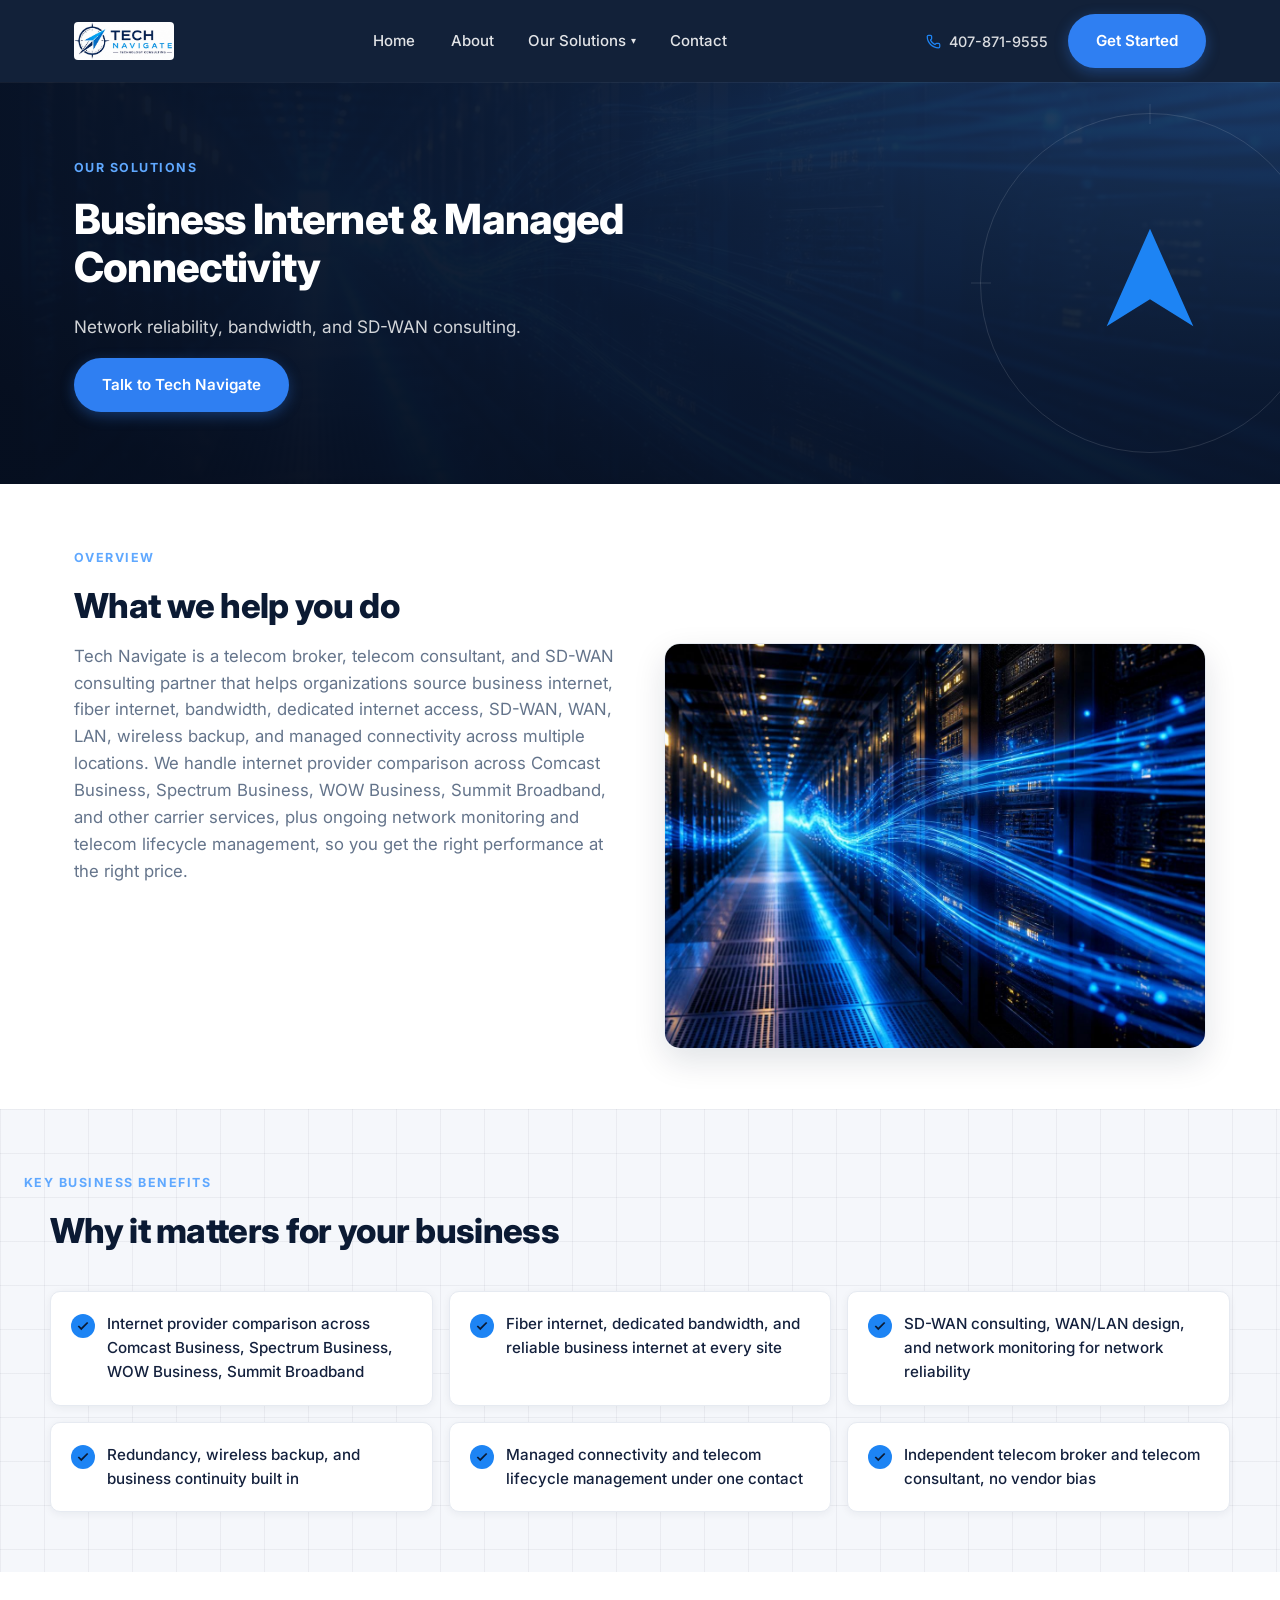
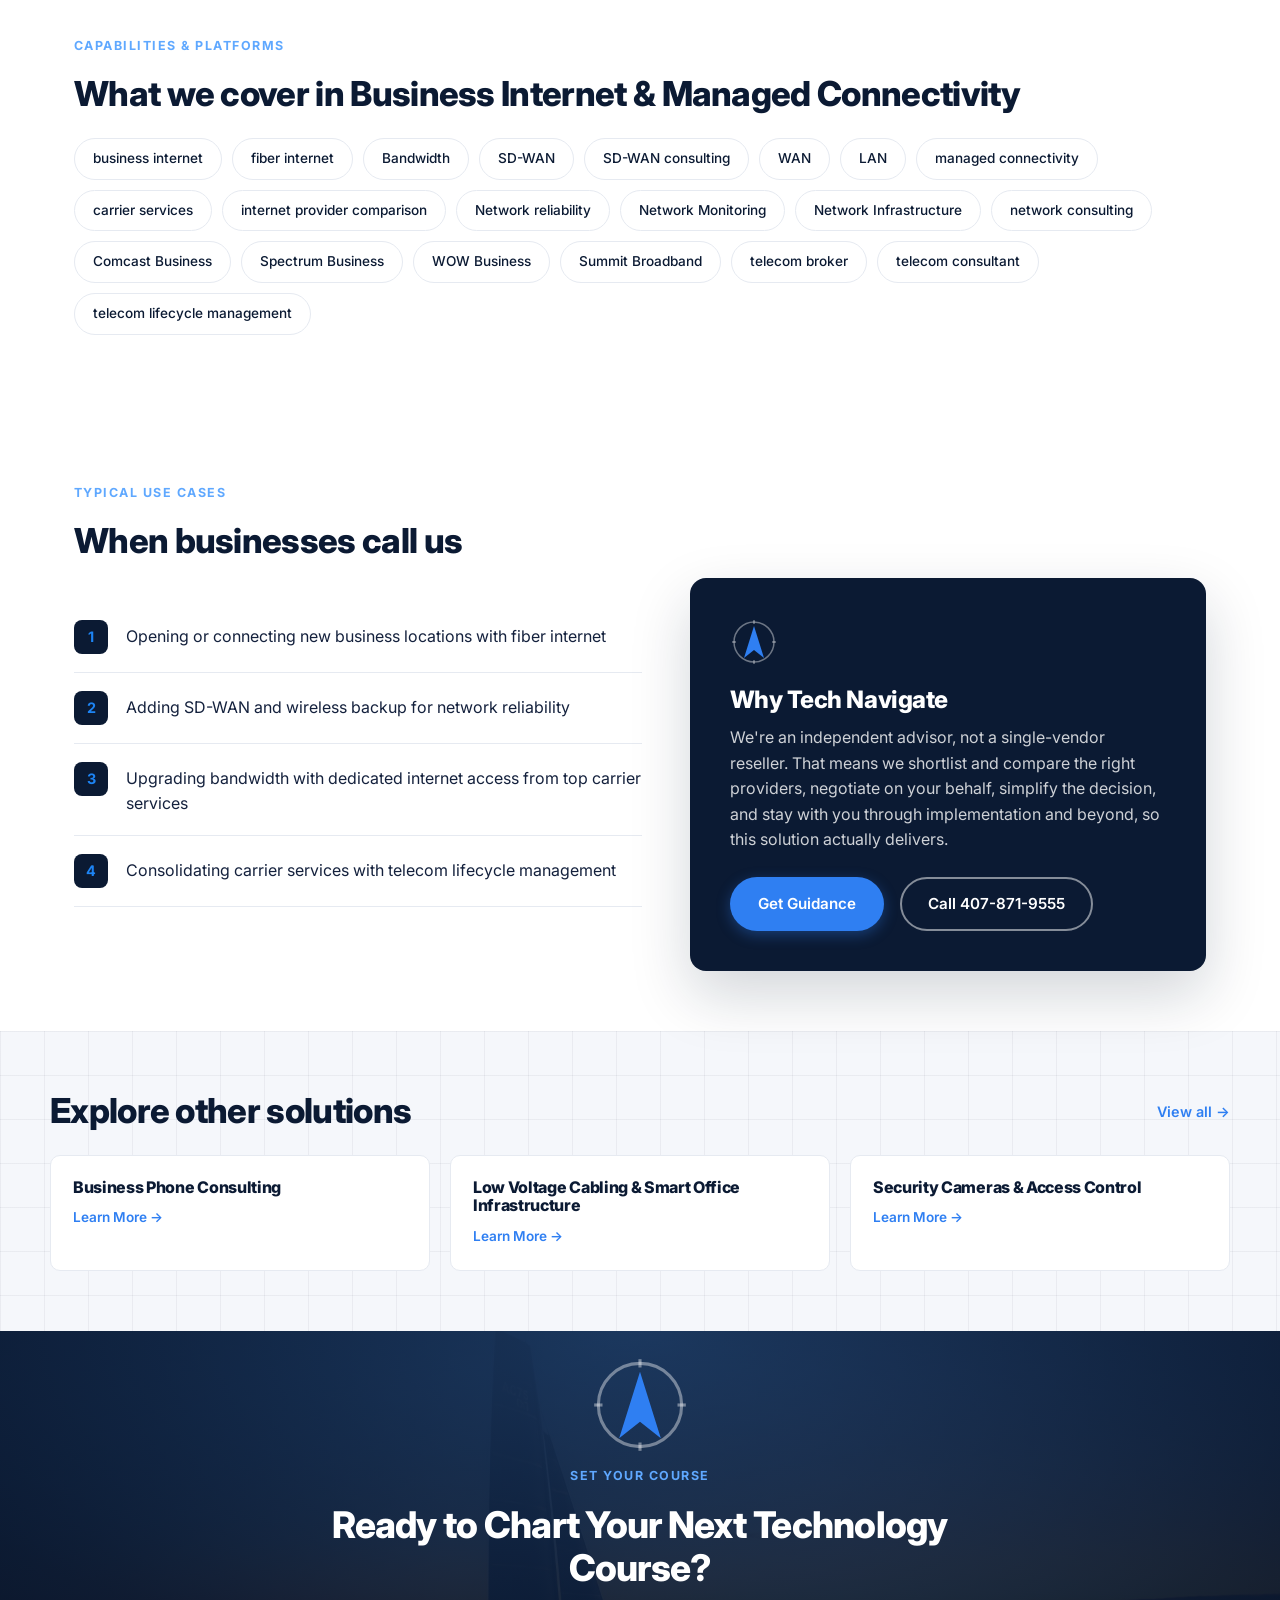
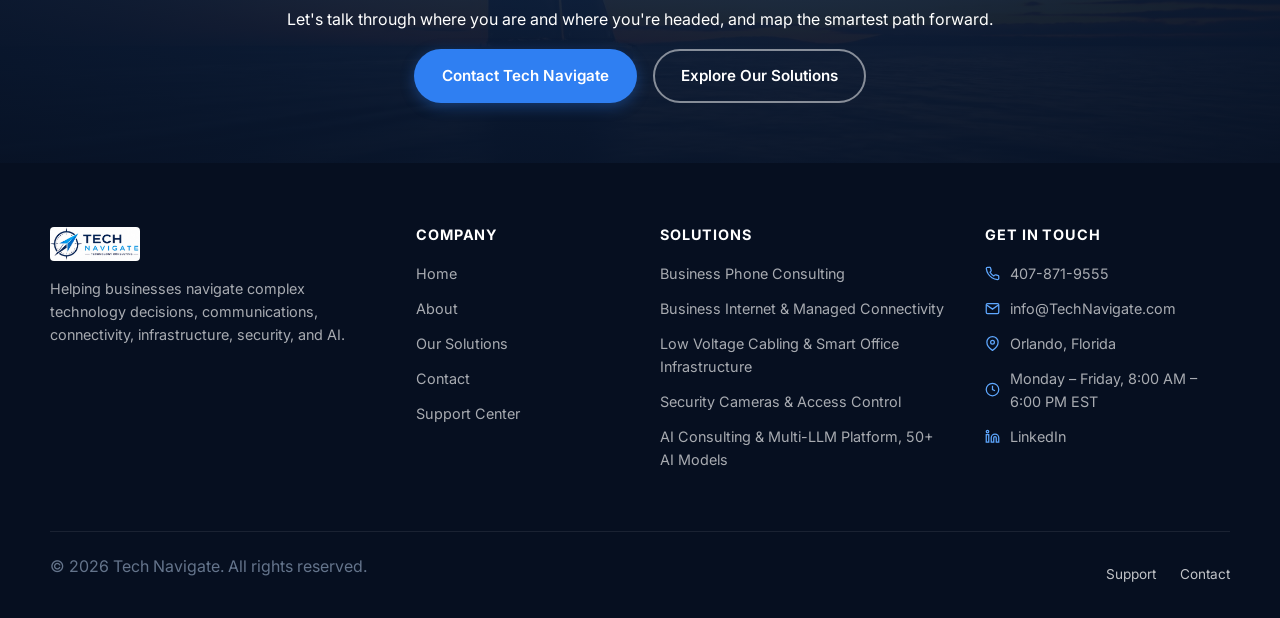
<file: internet-connectivity.html>
<!DOCTYPE html>
<html lang="en">
<head>
<!-- Google tag (gtag.js) -->
<script async src="https://www.googletagmanager.com/gtag/js?id=G-B1SPKSMVHJ"></script>
<script>
  window.dataLayer = window.dataLayer || [];
  function gtag(){dataLayer.push(arguments);}
  gtag('js', new Date());

  gtag('config', 'G-B1SPKSMVHJ');
</script>
<meta charset="UTF-8">
<meta name="viewport" content="width=device-width, initial-scale=1">
<title>Business Internet &amp; SD-WAN Consulting | Tech Navigate</title>
<meta name="description" content="Compare business internet, fiber internet, SD-WAN, WAN/LAN, and managed connectivity from Comcast Business, Spectrum Business, WOW Business, and Summit Broadband with an independent telecom broker.">
<meta name="keywords" content="technology advisor, telecom broker, telecom consultant, UCaaS consultant, SD-WAN consulting, Business Phone Systems, VoIP, Unified Communications, RingCentral, ZOOM, Webex Calling, MS TEAMS, Broadvoice, business internet, fiber internet, Comcast Business, Spectrum Business, WOW Business, Summit Broadband, Low Voltage Cabling, Structured Cabling, Security Cameras, Access Control, Smart Office, AI Consulting, AI Governance, Multi-LLM Platform">
<meta name="google-site-verification" content="iRJsbXmgvOK9GEF063qEODKQ9oXsMOYlzMEm0OtPBQo">
<link rel="canonical" href="https://technavigate.com/internet-connectivity.html">
<meta property="og:title" content="Business Internet &amp; SD-WAN Consulting | Tech Navigate">
<meta property="og:description" content="Compare business internet, fiber internet, SD-WAN, WAN/LAN, and managed connectivity from Comcast Business, Spectrum Business, WOW Business, and Summit Broadband with an independent telecom broker.">
<meta property="og:type" content="website">
<meta property="og:image" content="https://technavigate.com/assets/sailboat.png">
<meta property="og:url" content="https://technavigate.com/internet-connectivity.html">
<meta name="twitter:card" content="summary_large_image">
<meta name="twitter:title" content="Business Internet &amp; SD-WAN Consulting | Tech Navigate">
<meta name="twitter:description" content="Compare business internet, fiber internet, SD-WAN, WAN/LAN, and managed connectivity from Comcast Business, Spectrum Business, WOW Business, and Summit Broadband with an independent telecom broker.">
<meta name="twitter:image" content="https://technavigate.com/assets/sailboat.png">
<link rel="preconnect" href="https://fonts.googleapis.com">
<link rel="preconnect" href="https://fonts.gstatic.com" crossorigin>
<link href="https://fonts.googleapis.com/css2?family=Inter:wght@400;500;600;700;800&display=swap" rel="stylesheet">
<link rel="icon" type="image/png" href="assets/favicon-v2.png">
<link rel="stylesheet" href="styles.css">
</head>
<body>

<header class="site-header">
  <div class="header-inner">
    <a href="index.html" class="logo-link"><img src="assets/logo.jpg" alt="Tech Navigate" class="logo"></a>
    <nav class="main-nav">
      <a href="index.html">Home</a>
      <a href="about.html">About</a>
      <div class="nav-dropdown">
        <a href="solutions.html">Our Solutions <span class="caret">&#9662;</span></a>
        <div class="dropdown-menu">
          <a href="business-phone-consulting.html"><span class="dropdown-icon"><svg viewBox="0 0 24 24"><path d="M22 16.92v3a2 2 0 0 1-2.18 2 19.79 19.79 0 0 1-8.63-3.07 19.5 19.5 0 0 1-6-6 19.79 19.79 0 0 1-3.07-8.67A2 2 0 0 1 4.11 2h3a2 2 0 0 1 2 1.72c.127.96.362 1.903.7 2.81a2 2 0 0 1-.45 2.11L8.09 9.91a16 16 0 0 0 6 6l1.27-1.27a2 2 0 0 1 2.11-.45c.907.338 1.85.573 2.81.7A2 2 0 0 1 22 16.92z"/></svg></span><span>Business Phone Consulting</span></a>
          <a href="internet-connectivity.html"><span class="dropdown-icon"><svg viewBox="0 0 24 24"><path d="M5 12.55a11 11 0 0 1 14.08 0"/><path d="M1.42 9a16 16 0 0 1 21.16 0"/><path d="M8.53 16.11a6 6 0 0 1 6.95 0"/><circle cx="12" cy="20" r="1"/></svg></span><span>Business Internet &amp; Managed Connectivity</span></a>
          <a href="low-voltage-cabling.html"><span class="dropdown-icon"><svg viewBox="0 0 24 24"><path d="M17 19a1 1 0 0 1-1-1v-2a2 2 0 0 1 2-2h2a2 2 0 0 1 2 2v2a1 1 0 0 1-1 1z"/><path d="M17 21v-2"/><path d="M19 14V6.5a1 1 0 0 0-7 0v11a1 1 0 0 1-7 0V10"/><path d="M21 21v-2"/><path d="M3 5V3"/><path d="M4 10a2 2 0 0 1-2-2V6a1 1 0 0 1 1-1h4a1 1 0 0 1 1 1v2a2 2 0 0 1-2 2z"/><path d="M7 5V3"/></svg></span><span>Low Voltage Cabling &amp; Smart Office Infrastructure</span></a>
          <a href="security-access-control.html"><span class="dropdown-icon"><svg viewBox="0 0 24 24"><path d="M20 13c0 5-3.5 7.5-7.66 8.95a1 1 0 0 1-.67-.01C7.5 20.5 4 18 4 13V6a1 1 0 0 1 1-1c2 0 4.5-1.2 6.24-2.72a1.17 1.17 0 0 1 1.52 0C14.51 3.81 17 5 19 5a1 1 0 0 1 1 1z"/><path d="m9 12 2 2 4-4"/></svg></span><span>Security Cameras &amp; Access Control</span></a>
          <a href="ai-platform.html"><span class="dropdown-icon"><svg viewBox="0 0 24 24"><path d="M12 5a3 3 0 1 0-5.997.125 4 4 0 0 0-2.526 5.77 4 4 0 0 0 .556 6.588A4 4 0 1 0 12 18Z"/><path d="M9 13a4.5 4.5 0 0 0 3-4"/><path d="M6.003 5.125A3 3 0 0 0 6.401 6.5"/><path d="M3.477 10.896a4 4 0 0 1 .585-.396"/><path d="M6 18a4 4 0 0 1-1.967-.516"/><path d="M12 13h4"/><path d="M12 18h6a2 2 0 0 1 2 2v1"/><path d="M12 8h8"/><path d="M16 8V5a2 2 0 0 1 2-2"/><circle cx="16" cy="13" r=".5"/><circle cx="18" cy="3" r=".5"/><circle cx="20" cy="21" r=".5"/><circle cx="20" cy="8" r=".5"/></svg></span><span>AI Consulting &amp; Multi-LLM Platform, 50+ AI Models</span></a>
        </div>
      </div>
      <a href="contact.html">Contact</a>
    </nav>
    <div class="header-actions">
      <a href="tel:+14078719555" class="phone-link"><svg viewBox="0 0 24 24" class="phone-link-icon"><path d="M13.832 16.568a1 1 0 0 0 1.213-.303l.355-.465A2 2 0 0 1 17 15h3a2 2 0 0 1 2 2v3a2 2 0 0 1-2 2A18 18 0 0 1 2 4a2 2 0 0 1 2-2h3a2 2 0 0 1 2 2v3a2 2 0 0 1-.8 1.6l-.468.351a1 1 0 0 0-.292 1.233 14 14 0 0 0 6.392 6.384"/></svg>407-871-9555</a>
      <a href="contact.html" class="btn btn-primary">Get Started</a>
    </div>
  </div>
</header>

<section class="page-hero">
  <div class="page-hero-media"><img src="assets/solution-internet.jpg" alt="Business Internet &amp; Managed Connectivity"></div>
  <div class="page-hero-watermark">
    <div class="ring"></div>
    <svg class="compass-arrow" viewBox="0 0 24 24" fill="none">
      <polygon points="12,2 20,20 12,15 4,20" fill="var(--gold)"/>
    </svg>
  </div>
  <div class="page-hero-content">
    <p class="eyebrow light">OUR SOLUTIONS</p>
    <h1>Business Internet &amp; Managed Connectivity</h1>
    <p class="page-hero-sub">Network reliability, bandwidth, and SD-WAN consulting.</p>
    <div class="hero-buttons">
      <a href="contact.html" class="btn btn-primary">Talk to Tech Navigate</a>
      
    </div>
  </div>
</section>

<section class="section">
  <p class="eyebrow">OVERVIEW</p>
  <h2>What we help you do</h2>
  <div class="overview-layout">
    <div><p class="section-intro" style="max-width:760px;">Tech Navigate is a telecom broker, telecom consultant, and SD-WAN consulting partner that helps organizations source business internet, fiber internet, bandwidth, dedicated internet access, SD-WAN, WAN, LAN, wireless backup, and managed connectivity across multiple locations. We handle internet provider comparison across Comcast Business, Spectrum Business, WOW Business, Summit Broadband, and other carrier services, plus ongoing network monitoring and telecom lifecycle management, so you get the right performance at the right price.</p></div>
    <div class="overview-photo"><img src="assets/solution-internet.jpg" alt="Business Internet &amp; Managed Connectivity"></div>
  </div>
</section>

<section class="section section-alt">
  <p class="eyebrow">KEY BUSINESS BENEFITS</p>
  <h2>Why it matters for your business</h2>
  <div class="benefit-tiles">
<div class="benefit-tile"><span class="check-badge"><svg viewBox="0 0 24 24"><path d="M20 6 9 17l-5-5"/></svg></span><span class="label">Internet provider comparison across Comcast Business, Spectrum Business, WOW Business, Summit Broadband</span></div>
<div class="benefit-tile"><span class="check-badge"><svg viewBox="0 0 24 24"><path d="M20 6 9 17l-5-5"/></svg></span><span class="label">Fiber internet, dedicated bandwidth, and reliable business internet at every site</span></div>
<div class="benefit-tile"><span class="check-badge"><svg viewBox="0 0 24 24"><path d="M20 6 9 17l-5-5"/></svg></span><span class="label">SD-WAN consulting, WAN/LAN design, and network monitoring for network reliability</span></div>
<div class="benefit-tile"><span class="check-badge"><svg viewBox="0 0 24 24"><path d="M20 6 9 17l-5-5"/></svg></span><span class="label">Redundancy, wireless backup, and business continuity built in</span></div>
<div class="benefit-tile"><span class="check-badge"><svg viewBox="0 0 24 24"><path d="M20 6 9 17l-5-5"/></svg></span><span class="label">Managed connectivity and telecom lifecycle management under one contact</span></div>
<div class="benefit-tile"><span class="check-badge"><svg viewBox="0 0 24 24"><path d="M20 6 9 17l-5-5"/></svg></span><span class="label">Independent telecom broker and telecom consultant, no vendor bias</span></div>
</div>
</section>

<section class="section">
  <p class="eyebrow">CAPABILITIES &amp; PLATFORMS</p>
  <h2>What we cover in Business Internet &amp; Managed Connectivity</h2>
  <div class="tag-list">
    <span class="tag">business internet</span>
<span class="tag">fiber internet</span>
<span class="tag">Bandwidth</span>
<span class="tag">SD-WAN</span>
<span class="tag">SD-WAN consulting</span>
<span class="tag">WAN</span>
<span class="tag">LAN</span>
<span class="tag">managed connectivity</span>
<span class="tag">carrier services</span>
<span class="tag">internet provider comparison</span>
<span class="tag">Network reliability</span>
<span class="tag">Network Monitoring</span>
<span class="tag">Network Infrastructure</span>
<span class="tag">network consulting</span>
<span class="tag">Comcast Business</span>
<span class="tag">Spectrum Business</span>
<span class="tag">WOW Business</span>
<span class="tag">Summit Broadband</span>
<span class="tag">telecom broker</span>
<span class="tag">telecom consultant</span>
<span class="tag">telecom lifecycle management</span>
  </div>
</section>

<section class="section">
  <p class="eyebrow">TYPICAL USE CASES</p>
  <h2>When businesses call us</h2>
  <div class="use-cases-layout">
    <ul class="numbered-list" style="max-width:760px;">
    <li><span class="num">1</span><span>Opening or connecting new business locations with fiber internet</span></li>
<li><span class="num">2</span><span>Adding SD-WAN and wireless backup for network reliability</span></li>
<li><span class="num">3</span><span>Upgrading bandwidth with dedicated internet access from top carrier services</span></li>
<li><span class="num">4</span><span>Consolidating carrier services with telecom lifecycle management</span></li>
  </ul>
    <div class="why-tile">
      <div class="why-icon"><svg viewBox="0 0 24 24" fill="none">
      <circle cx="12" cy="12" r="10" stroke="currentColor" stroke-width="0.75" opacity="0.4"/>
      <line x1="12" y1="1" x2="12" y2="3" stroke="currentColor" stroke-width="0.75" opacity="0.4"/>
      <line x1="12" y1="21" x2="12" y2="23" stroke="currentColor" stroke-width="0.75" opacity="0.4"/>
      <line x1="1" y1="12" x2="3" y2="12" stroke="currentColor" stroke-width="0.75" opacity="0.4"/>
      <line x1="21" y1="12" x2="23" y2="12" stroke="currentColor" stroke-width="0.75" opacity="0.4"/>
      <polygon points="12,4 17,20 12,16 7,20" fill="#2f7ff2"/>
    </svg></div>
      <h2>Why Tech Navigate</h2>
      <p>We're an independent advisor, not a single-vendor reseller. That means we shortlist and compare the right providers, negotiate on your behalf, simplify the decision, and stay with you through implementation and beyond, so this solution actually delivers.</p>
      <div class="hero-buttons">
        <a href="contact.html" class="btn btn-primary">Get Guidance</a>
    <a href="tel:+14078719555" class="btn btn-outline">Call 407-871-9555</a>
      </div>
    </div>
  </div>
</section>

<section class="section section-alt">
  <div style="display:flex; justify-content:space-between; align-items:center; margin-bottom:8px;">
    <h2 style="margin:0;">Explore other solutions</h2>
    <a href="solutions.html" class="learn-more">View all &rarr;</a>
  </div>
  <div class="related-grid">
    <a href="business-phone-consulting.html" class="related-card"><h4>Business Phone Consulting</h4><span class="learn-more">Learn More &rarr;</span></a>
<a href="low-voltage-cabling.html" class="related-card"><h4>Low Voltage Cabling & Smart Office Infrastructure</h4><span class="learn-more">Learn More &rarr;</span></a>
<a href="security-access-control.html" class="related-card"><h4>Security Cameras & Access Control</h4><span class="learn-more">Learn More &rarr;</span></a>
  </div>
</section>

<section class="cta-banner">
  <div class="cta-banner-media"><img src="assets/cta-horizon.jpg" alt=""></div>
  <div class="cta-watermark">
    <svg viewBox="0 0 24 24" fill="none">
      <circle cx="12" cy="12" r="10" stroke="currentColor" stroke-width="0.75" opacity="0.4"/>
      <line x1="12" y1="1" x2="12" y2="3" stroke="currentColor" stroke-width="0.75" opacity="0.4"/>
      <line x1="12" y1="21" x2="12" y2="23" stroke="currentColor" stroke-width="0.75" opacity="0.4"/>
      <line x1="1" y1="12" x2="3" y2="12" stroke="currentColor" stroke-width="0.75" opacity="0.4"/>
      <line x1="21" y1="12" x2="23" y2="12" stroke="currentColor" stroke-width="0.75" opacity="0.4"/>
      <polygon points="12,4 17,20 12,16 7,20" fill="#2f7ff2"/>
    </svg>
  </div>
  <div class="cta-banner-inner">
    <p class="eyebrow center light">SET YOUR COURSE</p>
    <h2 class="center light">Ready to Chart Your Next Technology Course?</h2>
    <p class="center light">Let's talk through where you are and where you're headed, and map the smartest path forward.</p>
    <div class="hero-buttons center">
      <a href="contact.html" class="btn btn-primary">Contact Tech Navigate</a>
      <a href="solutions.html" class="btn btn-outline-light">Explore Our Solutions</a>
    </div>
  </div>
</section>

<footer class="site-footer">
  <div class="footer-inner">
    <div class="footer-col footer-brand">
      <img src="assets/logo.jpg" alt="Tech Navigate" class="footer-logo">
      <p>Helping businesses navigate complex technology decisions, communications, connectivity, infrastructure, security, and AI.</p>
    </div>
    <div class="footer-col">
      <h4>Company</h4>
      <a href="index.html">Home</a>
      <a href="about.html">About</a>
      <a href="solutions.html">Our Solutions</a>
      <a href="contact.html">Contact</a>
      <a href="support.html">Support Center</a>
    </div>
    <div class="footer-col">
      <h4>Solutions</h4>
      <a href="business-phone-consulting.html">Business Phone Consulting</a>
      <a href="internet-connectivity.html">Business Internet &amp; Managed Connectivity</a>
      <a href="low-voltage-cabling.html">Low Voltage Cabling &amp; Smart Office Infrastructure</a>
      <a href="security-access-control.html">Security Cameras &amp; Access Control</a>
      <a href="ai-platform.html">AI Consulting &amp; Multi-LLM Platform, 50+ AI Models</a>
    </div>
    <div class="footer-col footer-contact">
      <h4>Get in Touch</h4>
      <a href="tel:+14078719555"><svg viewBox="0 0 24 24"><path d="M22 16.92v3a2 2 0 0 1-2.18 2 19.79 19.79 0 0 1-8.63-3.07 19.5 19.5 0 0 1-6-6 19.79 19.79 0 0 1-3.07-8.67A2 2 0 0 1 4.11 2h3a2 2 0 0 1 2 1.72c.127.96.362 1.903.7 2.81a2 2 0 0 1-.45 2.11L8.09 9.91a16 16 0 0 0 6 6l1.27-1.27a2 2 0 0 1 2.11-.45c.907.338 1.85.573 2.81.7A2 2 0 0 1 22 16.92z"/></svg>407-871-9555</a>
      <a href="mailto:info@TechNavigate.com"><svg viewBox="0 0 24 24"><path d="M4 4h16c1.1 0 2 .9 2 2v12c0 1.1-.9 2-2 2H4c-1.1 0-2-.9-2-2V6c0-1.1.9-2 2-2z"/><polyline points="22,6 12,13 2,6"/></svg>info@TechNavigate.com</a>
      <p><svg viewBox="0 0 24 24"><path d="M21 10c0 7-9 13-9 13s-9-6-9-13a9 9 0 0 1 18 0z"/><circle cx="12" cy="10" r="3"/></svg>Orlando, Florida</p>
      <p><svg viewBox="0 0 24 24"><circle cx="12" cy="12" r="10"/><polyline points="12 6 12 12 16 14"/></svg>Monday &ndash; Friday, 8:00 AM &ndash; 6:00 PM EST</p>
      <a href="https://www.linkedin.com/company/tech-navigate" target="_blank" rel="noopener"><svg viewBox="0 0 24 24"><path d="M16 8a6 6 0 0 1 6 6v7h-4v-7a2 2 0 0 0-2-2 2 2 0 0 0-2 2v7h-4v-7a6 6 0 0 1 6-6z"/><rect x="2" y="9" width="4" height="12"/><circle cx="4" cy="4" r="2"/></svg>LinkedIn</a>
    </div>
  </div>
  <div class="footer-bottom">
    <p>&copy; 2026 Tech Navigate. All rights reserved.</p>
    <div class="footer-bottom-links">
      <a href="support.html">Support</a>
      <a href="contact.html">Contact</a>
    </div>
  </div>
</footer>

</body>
</html>
</file>
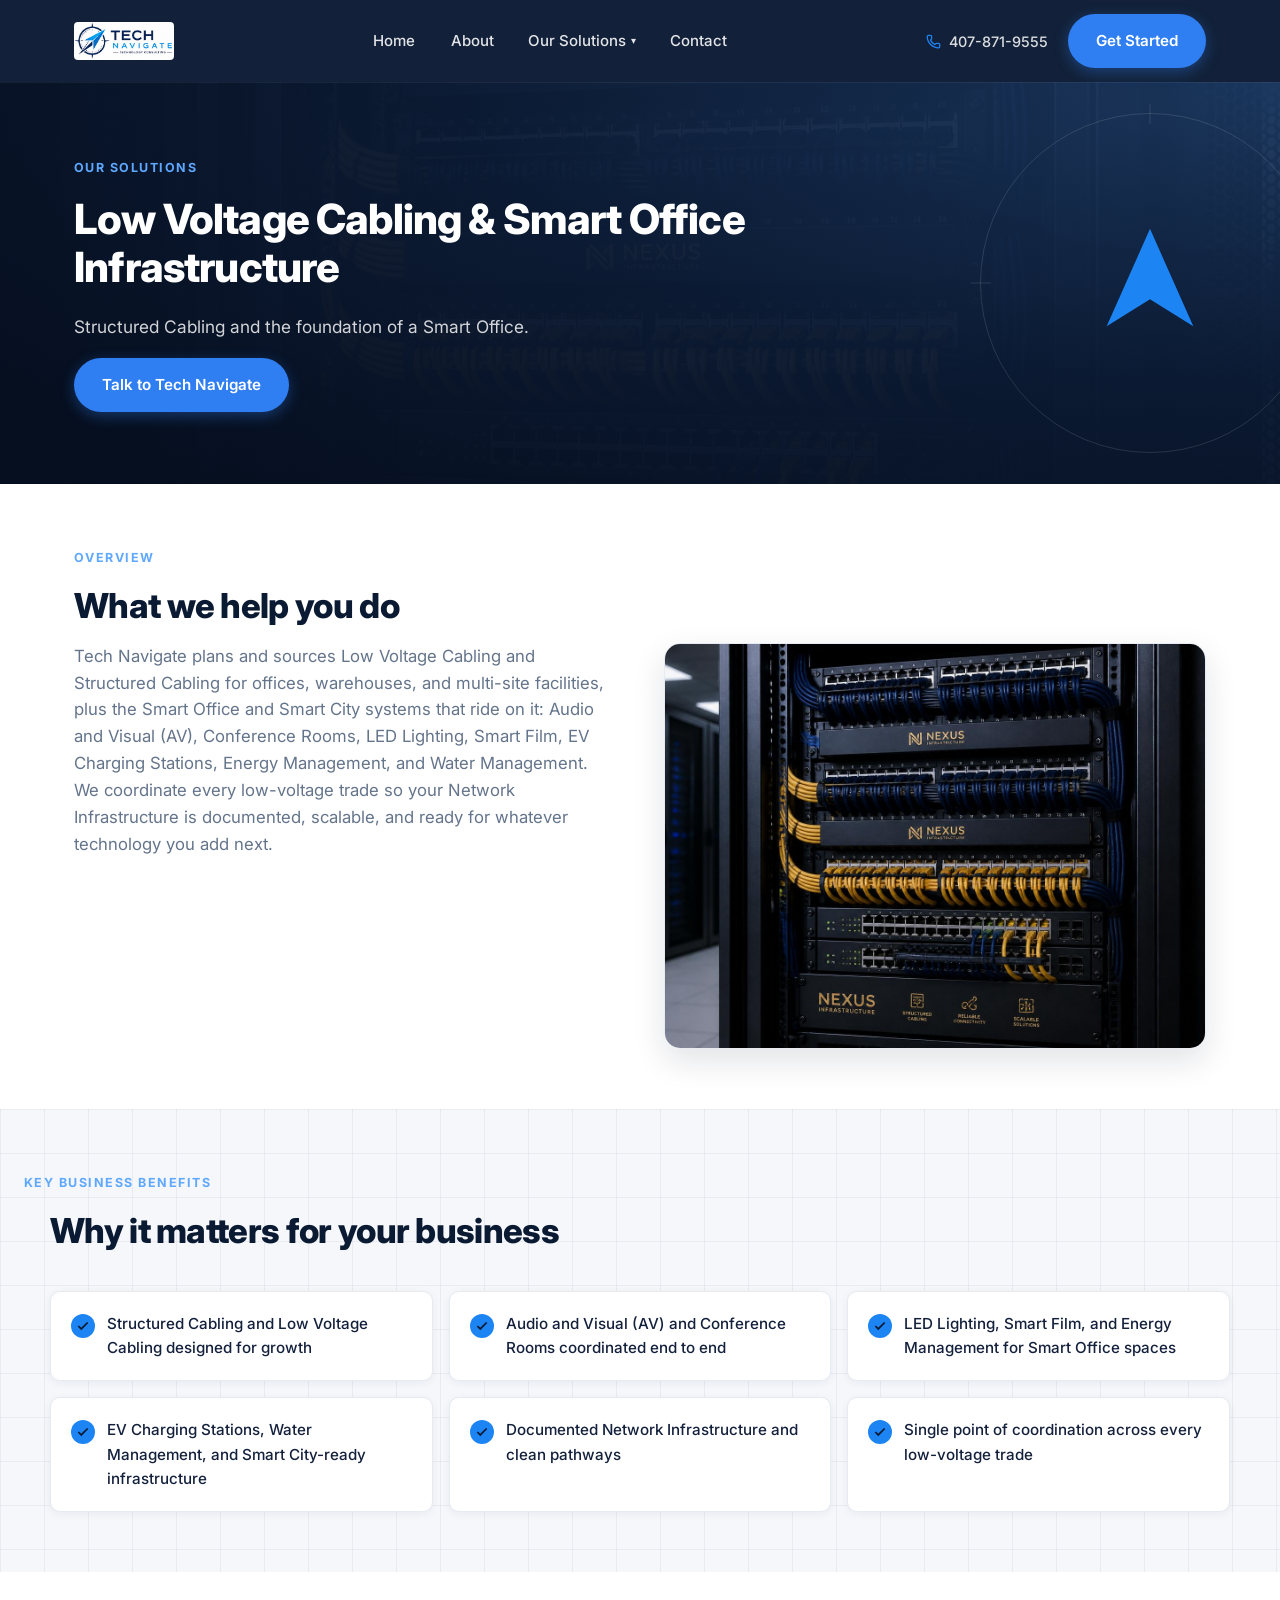
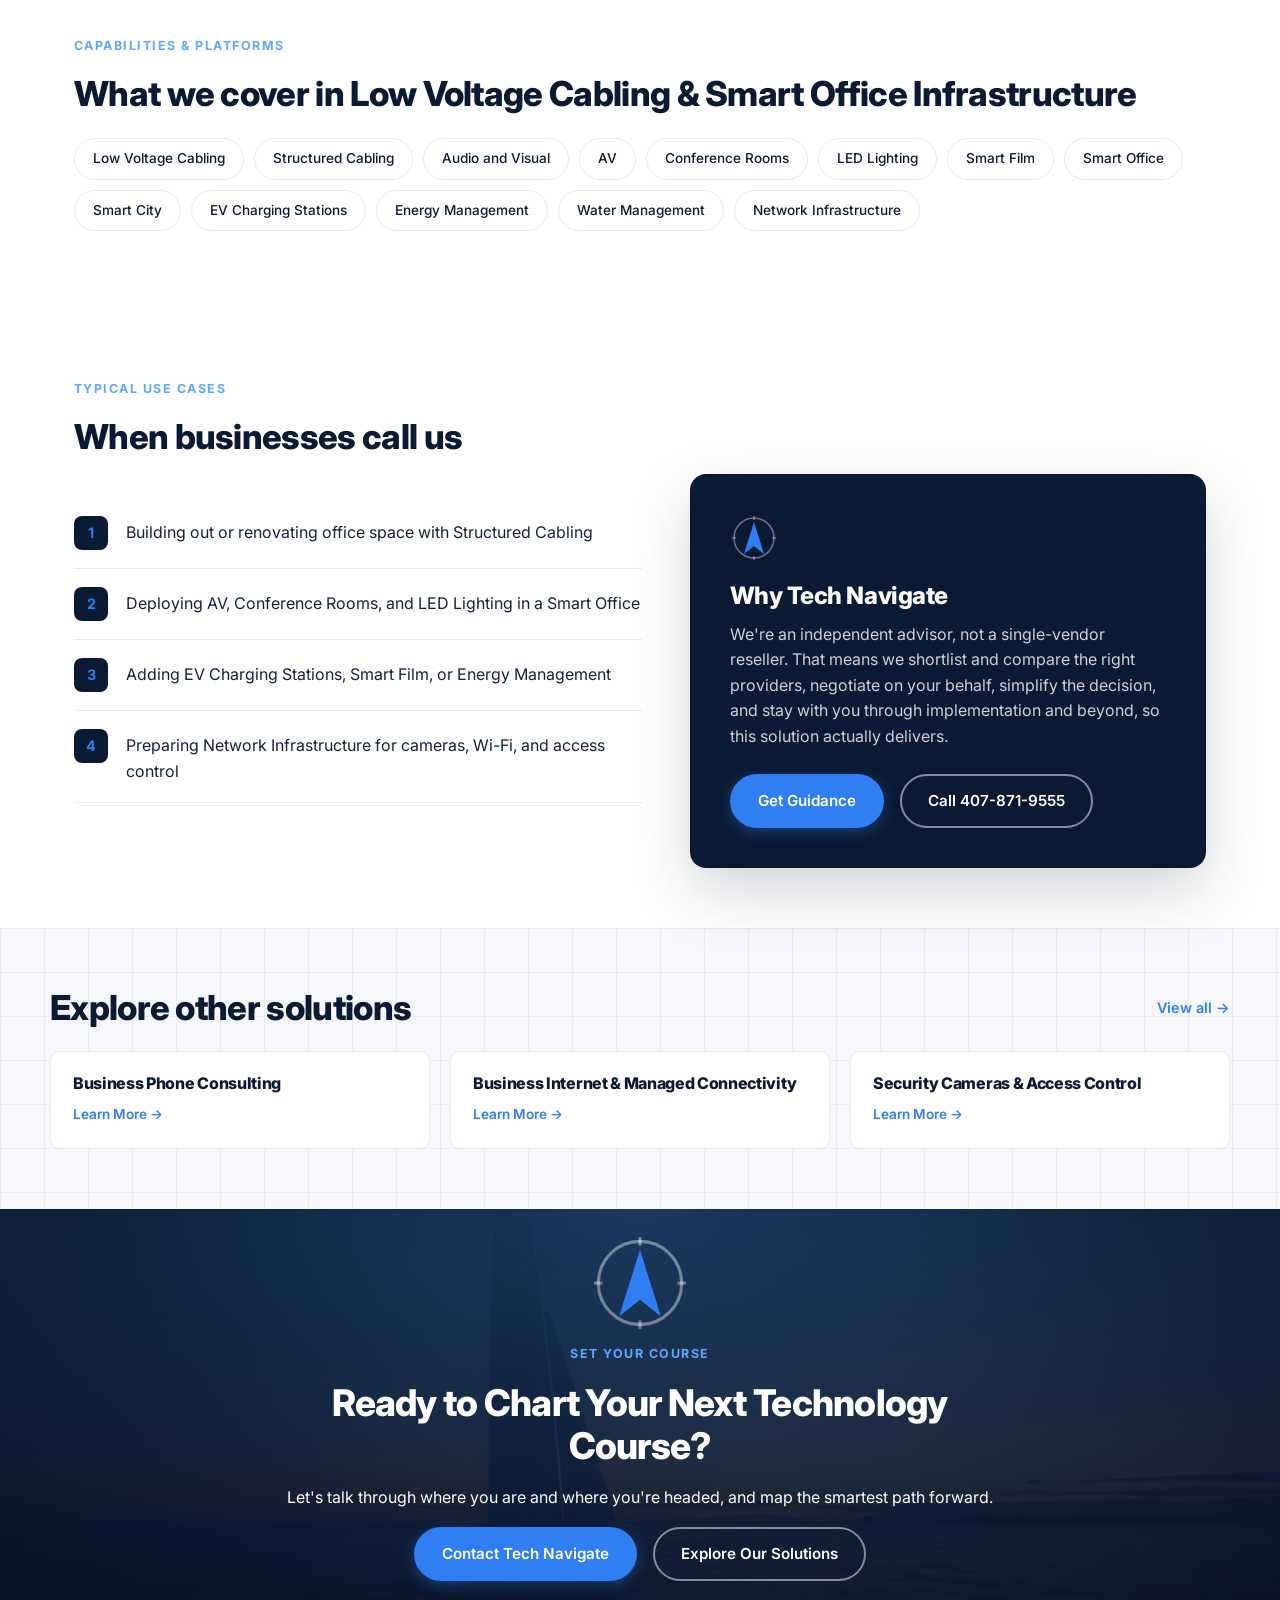
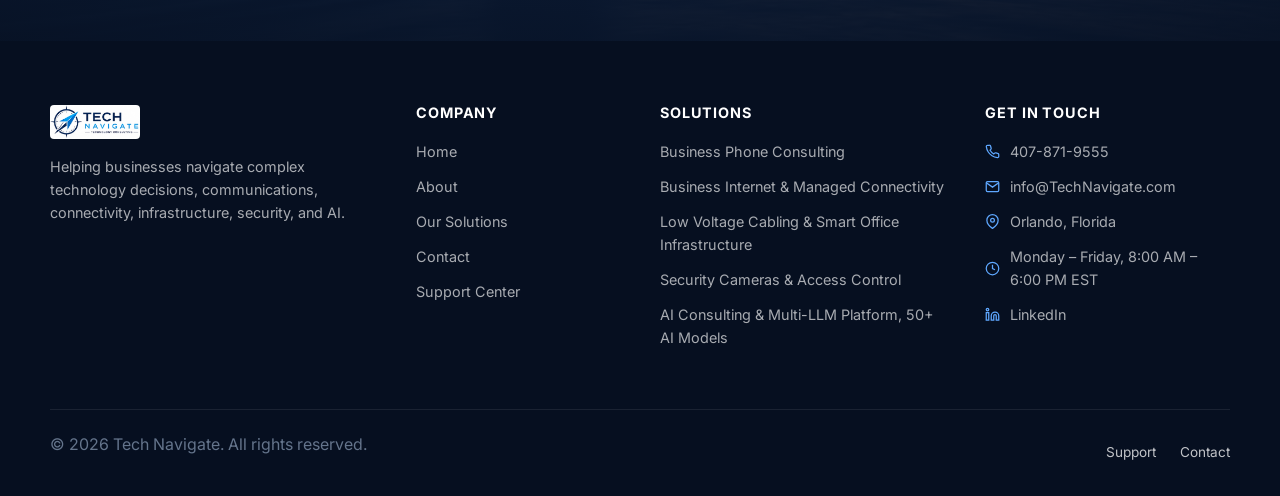
<file: low-voltage-cabling.html>
<!DOCTYPE html>
<html lang="en">
<head>
<!-- Google tag (gtag.js) -->
<script async src="https://www.googletagmanager.com/gtag/js?id=G-B1SPKSMVHJ"></script>
<script>
  window.dataLayer = window.dataLayer || [];
  function gtag(){dataLayer.push(arguments);}
  gtag('js', new Date());

  gtag('config', 'G-B1SPKSMVHJ');
</script>
<meta charset="UTF-8">
<meta name="viewport" content="width=device-width, initial-scale=1">
<title>Low Voltage &amp; Structured Cabling | Tech Navigate</title>
<meta name="description" content="Low Voltage Cabling, Structured Cabling, Audio and Visual (AV), LED Lighting, Smart Film, EV Charging Stations, Energy Management, and Smart Office / Smart City infrastructure planning.">
<meta name="keywords" content="technology advisor, telecom broker, telecom consultant, UCaaS consultant, SD-WAN consulting, Business Phone Systems, VoIP, Unified Communications, RingCentral, ZOOM, Webex Calling, MS TEAMS, Broadvoice, business internet, fiber internet, Comcast Business, Spectrum Business, WOW Business, Summit Broadband, Low Voltage Cabling, Structured Cabling, Security Cameras, Access Control, Smart Office, AI Consulting, AI Governance, Multi-LLM Platform">
<meta name="google-site-verification" content="iRJsbXmgvOK9GEF063qEODKQ9oXsMOYlzMEm0OtPBQo">
<link rel="canonical" href="https://technavigate.com/low-voltage-cabling.html">
<meta property="og:title" content="Low Voltage &amp; Structured Cabling | Tech Navigate">
<meta property="og:description" content="Low Voltage Cabling, Structured Cabling, Audio and Visual (AV), LED Lighting, Smart Film, EV Charging Stations, Energy Management, and Smart Office / Smart City infrastructure planning.">
<meta property="og:type" content="website">
<meta property="og:image" content="https://technavigate.com/assets/sailboat.png">
<meta property="og:url" content="https://technavigate.com/low-voltage-cabling.html">
<meta name="twitter:card" content="summary_large_image">
<meta name="twitter:title" content="Low Voltage &amp; Structured Cabling | Tech Navigate">
<meta name="twitter:description" content="Low Voltage Cabling, Structured Cabling, Audio and Visual (AV), LED Lighting, Smart Film, EV Charging Stations, Energy Management, and Smart Office / Smart City infrastructure planning.">
<meta name="twitter:image" content="https://technavigate.com/assets/sailboat.png">
<link rel="preconnect" href="https://fonts.googleapis.com">
<link rel="preconnect" href="https://fonts.gstatic.com" crossorigin>
<link href="https://fonts.googleapis.com/css2?family=Inter:wght@400;500;600;700;800&display=swap" rel="stylesheet">
<link rel="icon" type="image/png" href="assets/favicon-v2.png">
<link rel="stylesheet" href="styles.css">
</head>
<body>

<header class="site-header">
  <div class="header-inner">
    <a href="index.html" class="logo-link"><img src="assets/logo.jpg" alt="Tech Navigate" class="logo"></a>
    <nav class="main-nav">
      <a href="index.html">Home</a>
      <a href="about.html">About</a>
      <div class="nav-dropdown">
        <a href="solutions.html">Our Solutions <span class="caret">&#9662;</span></a>
        <div class="dropdown-menu">
          <a href="business-phone-consulting.html"><span class="dropdown-icon"><svg viewBox="0 0 24 24"><path d="M22 16.92v3a2 2 0 0 1-2.18 2 19.79 19.79 0 0 1-8.63-3.07 19.5 19.5 0 0 1-6-6 19.79 19.79 0 0 1-3.07-8.67A2 2 0 0 1 4.11 2h3a2 2 0 0 1 2 1.72c.127.96.362 1.903.7 2.81a2 2 0 0 1-.45 2.11L8.09 9.91a16 16 0 0 0 6 6l1.27-1.27a2 2 0 0 1 2.11-.45c.907.338 1.85.573 2.81.7A2 2 0 0 1 22 16.92z"/></svg></span><span>Business Phone Consulting</span></a>
          <a href="internet-connectivity.html"><span class="dropdown-icon"><svg viewBox="0 0 24 24"><path d="M5 12.55a11 11 0 0 1 14.08 0"/><path d="M1.42 9a16 16 0 0 1 21.16 0"/><path d="M8.53 16.11a6 6 0 0 1 6.95 0"/><circle cx="12" cy="20" r="1"/></svg></span><span>Business Internet &amp; Managed Connectivity</span></a>
          <a href="low-voltage-cabling.html"><span class="dropdown-icon"><svg viewBox="0 0 24 24"><path d="M17 19a1 1 0 0 1-1-1v-2a2 2 0 0 1 2-2h2a2 2 0 0 1 2 2v2a1 1 0 0 1-1 1z"/><path d="M17 21v-2"/><path d="M19 14V6.5a1 1 0 0 0-7 0v11a1 1 0 0 1-7 0V10"/><path d="M21 21v-2"/><path d="M3 5V3"/><path d="M4 10a2 2 0 0 1-2-2V6a1 1 0 0 1 1-1h4a1 1 0 0 1 1 1v2a2 2 0 0 1-2 2z"/><path d="M7 5V3"/></svg></span><span>Low Voltage Cabling &amp; Smart Office Infrastructure</span></a>
          <a href="security-access-control.html"><span class="dropdown-icon"><svg viewBox="0 0 24 24"><path d="M20 13c0 5-3.5 7.5-7.66 8.95a1 1 0 0 1-.67-.01C7.5 20.5 4 18 4 13V6a1 1 0 0 1 1-1c2 0 4.5-1.2 6.24-2.72a1.17 1.17 0 0 1 1.52 0C14.51 3.81 17 5 19 5a1 1 0 0 1 1 1z"/><path d="m9 12 2 2 4-4"/></svg></span><span>Security Cameras &amp; Access Control</span></a>
          <a href="ai-platform.html"><span class="dropdown-icon"><svg viewBox="0 0 24 24"><path d="M12 5a3 3 0 1 0-5.997.125 4 4 0 0 0-2.526 5.77 4 4 0 0 0 .556 6.588A4 4 0 1 0 12 18Z"/><path d="M9 13a4.5 4.5 0 0 0 3-4"/><path d="M6.003 5.125A3 3 0 0 0 6.401 6.5"/><path d="M3.477 10.896a4 4 0 0 1 .585-.396"/><path d="M6 18a4 4 0 0 1-1.967-.516"/><path d="M12 13h4"/><path d="M12 18h6a2 2 0 0 1 2 2v1"/><path d="M12 8h8"/><path d="M16 8V5a2 2 0 0 1 2-2"/><circle cx="16" cy="13" r=".5"/><circle cx="18" cy="3" r=".5"/><circle cx="20" cy="21" r=".5"/><circle cx="20" cy="8" r=".5"/></svg></span><span>AI Consulting &amp; Multi-LLM Platform, 50+ AI Models</span></a>
        </div>
      </div>
      <a href="contact.html">Contact</a>
    </nav>
    <div class="header-actions">
      <a href="tel:+14078719555" class="phone-link"><svg viewBox="0 0 24 24" class="phone-link-icon"><path d="M13.832 16.568a1 1 0 0 0 1.213-.303l.355-.465A2 2 0 0 1 17 15h3a2 2 0 0 1 2 2v3a2 2 0 0 1-2 2A18 18 0 0 1 2 4a2 2 0 0 1 2-2h3a2 2 0 0 1 2 2v3a2 2 0 0 1-.8 1.6l-.468.351a1 1 0 0 0-.292 1.233 14 14 0 0 0 6.392 6.384"/></svg>407-871-9555</a>
      <a href="contact.html" class="btn btn-primary">Get Started</a>
    </div>
  </div>
</header>

<section class="page-hero">
  <div class="page-hero-media"><img src="assets/solution-cabling.jpg" alt="Low Voltage Cabling &amp; Smart Office Infrastructure"></div>
  <div class="page-hero-watermark">
    <div class="ring"></div>
    <svg class="compass-arrow" viewBox="0 0 24 24" fill="none">
      <polygon points="12,2 20,20 12,15 4,20" fill="var(--gold)"/>
    </svg>
  </div>
  <div class="page-hero-content">
    <p class="eyebrow light">OUR SOLUTIONS</p>
    <h1>Low Voltage Cabling &amp; Smart Office Infrastructure</h1>
    <p class="page-hero-sub">Structured Cabling and the foundation of a Smart Office.</p>
    <div class="hero-buttons">
      <a href="contact.html" class="btn btn-primary">Talk to Tech Navigate</a>
      
    </div>
  </div>
</section>

<section class="section">
  <p class="eyebrow">OVERVIEW</p>
  <h2>What we help you do</h2>
  <div class="overview-layout">
    <div><p class="section-intro" style="max-width:760px;">Tech Navigate plans and sources Low Voltage Cabling and Structured Cabling for offices, warehouses, and multi-site facilities, plus the Smart Office and Smart City systems that ride on it: Audio and Visual (AV), Conference Rooms, LED Lighting, Smart Film, EV Charging Stations, Energy Management, and Water Management. We coordinate every low-voltage trade so your Network Infrastructure is documented, scalable, and ready for whatever technology you add next.</p></div>
    <div class="overview-photo"><img src="assets/solution-cabling.jpg" alt="Low Voltage Cabling &amp; Smart Office Infrastructure"></div>
  </div>
</section>

<section class="section section-alt">
  <p class="eyebrow">KEY BUSINESS BENEFITS</p>
  <h2>Why it matters for your business</h2>
  <div class="benefit-tiles">
<div class="benefit-tile"><span class="check-badge"><svg viewBox="0 0 24 24"><path d="M20 6 9 17l-5-5"/></svg></span><span class="label">Structured Cabling and Low Voltage Cabling designed for growth</span></div>
<div class="benefit-tile"><span class="check-badge"><svg viewBox="0 0 24 24"><path d="M20 6 9 17l-5-5"/></svg></span><span class="label">Audio and Visual (AV) and Conference Rooms coordinated end to end</span></div>
<div class="benefit-tile"><span class="check-badge"><svg viewBox="0 0 24 24"><path d="M20 6 9 17l-5-5"/></svg></span><span class="label">LED Lighting, Smart Film, and Energy Management for Smart Office spaces</span></div>
<div class="benefit-tile"><span class="check-badge"><svg viewBox="0 0 24 24"><path d="M20 6 9 17l-5-5"/></svg></span><span class="label">EV Charging Stations, Water Management, and Smart City-ready infrastructure</span></div>
<div class="benefit-tile"><span class="check-badge"><svg viewBox="0 0 24 24"><path d="M20 6 9 17l-5-5"/></svg></span><span class="label">Documented Network Infrastructure and clean pathways</span></div>
<div class="benefit-tile"><span class="check-badge"><svg viewBox="0 0 24 24"><path d="M20 6 9 17l-5-5"/></svg></span><span class="label">Single point of coordination across every low-voltage trade</span></div>
</div>
</section>

<section class="section">
  <p class="eyebrow">CAPABILITIES &amp; PLATFORMS</p>
  <h2>What we cover in Low Voltage Cabling &amp; Smart Office Infrastructure</h2>
  <div class="tag-list">
    <span class="tag">Low Voltage Cabling</span>
<span class="tag">Structured Cabling</span>
<span class="tag">Audio and Visual</span>
<span class="tag">AV</span>
<span class="tag">Conference Rooms</span>
<span class="tag">LED Lighting</span>
<span class="tag">Smart Film</span>
<span class="tag">Smart Office</span>
<span class="tag">Smart City</span>
<span class="tag">EV Charging Stations</span>
<span class="tag">Energy Management</span>
<span class="tag">Water Management</span>
<span class="tag">Network Infrastructure</span>
  </div>
</section>

<section class="section">
  <p class="eyebrow">TYPICAL USE CASES</p>
  <h2>When businesses call us</h2>
  <div class="use-cases-layout">
    <ul class="numbered-list" style="max-width:760px;">
    <li><span class="num">1</span><span>Building out or renovating office space with Structured Cabling</span></li>
<li><span class="num">2</span><span>Deploying AV, Conference Rooms, and LED Lighting in a Smart Office</span></li>
<li><span class="num">3</span><span>Adding EV Charging Stations, Smart Film, or Energy Management</span></li>
<li><span class="num">4</span><span>Preparing Network Infrastructure for cameras, Wi-Fi, and access control</span></li>
  </ul>
    <div class="why-tile">
      <div class="why-icon"><svg viewBox="0 0 24 24" fill="none">
      <circle cx="12" cy="12" r="10" stroke="currentColor" stroke-width="0.75" opacity="0.4"/>
      <line x1="12" y1="1" x2="12" y2="3" stroke="currentColor" stroke-width="0.75" opacity="0.4"/>
      <line x1="12" y1="21" x2="12" y2="23" stroke="currentColor" stroke-width="0.75" opacity="0.4"/>
      <line x1="1" y1="12" x2="3" y2="12" stroke="currentColor" stroke-width="0.75" opacity="0.4"/>
      <line x1="21" y1="12" x2="23" y2="12" stroke="currentColor" stroke-width="0.75" opacity="0.4"/>
      <polygon points="12,4 17,20 12,16 7,20" fill="#2f7ff2"/>
    </svg></div>
      <h2>Why Tech Navigate</h2>
      <p>We're an independent advisor, not a single-vendor reseller. That means we shortlist and compare the right providers, negotiate on your behalf, simplify the decision, and stay with you through implementation and beyond, so this solution actually delivers.</p>
      <div class="hero-buttons">
        <a href="contact.html" class="btn btn-primary">Get Guidance</a>
    <a href="tel:+14078719555" class="btn btn-outline">Call 407-871-9555</a>
      </div>
    </div>
  </div>
</section>

<section class="section section-alt">
  <div style="display:flex; justify-content:space-between; align-items:center; margin-bottom:8px;">
    <h2 style="margin:0;">Explore other solutions</h2>
    <a href="solutions.html" class="learn-more">View all &rarr;</a>
  </div>
  <div class="related-grid">
    <a href="business-phone-consulting.html" class="related-card"><h4>Business Phone Consulting</h4><span class="learn-more">Learn More &rarr;</span></a>
<a href="internet-connectivity.html" class="related-card"><h4>Business Internet & Managed Connectivity</h4><span class="learn-more">Learn More &rarr;</span></a>
<a href="security-access-control.html" class="related-card"><h4>Security Cameras & Access Control</h4><span class="learn-more">Learn More &rarr;</span></a>
  </div>
</section>

<section class="cta-banner">
  <div class="cta-banner-media"><img src="assets/cta-horizon.jpg" alt=""></div>
  <div class="cta-watermark">
    <svg viewBox="0 0 24 24" fill="none">
      <circle cx="12" cy="12" r="10" stroke="currentColor" stroke-width="0.75" opacity="0.4"/>
      <line x1="12" y1="1" x2="12" y2="3" stroke="currentColor" stroke-width="0.75" opacity="0.4"/>
      <line x1="12" y1="21" x2="12" y2="23" stroke="currentColor" stroke-width="0.75" opacity="0.4"/>
      <line x1="1" y1="12" x2="3" y2="12" stroke="currentColor" stroke-width="0.75" opacity="0.4"/>
      <line x1="21" y1="12" x2="23" y2="12" stroke="currentColor" stroke-width="0.75" opacity="0.4"/>
      <polygon points="12,4 17,20 12,16 7,20" fill="#2f7ff2"/>
    </svg>
  </div>
  <div class="cta-banner-inner">
    <p class="eyebrow center light">SET YOUR COURSE</p>
    <h2 class="center light">Ready to Chart Your Next Technology Course?</h2>
    <p class="center light">Let's talk through where you are and where you're headed, and map the smartest path forward.</p>
    <div class="hero-buttons center">
      <a href="contact.html" class="btn btn-primary">Contact Tech Navigate</a>
      <a href="solutions.html" class="btn btn-outline-light">Explore Our Solutions</a>
    </div>
  </div>
</section>

<footer class="site-footer">
  <div class="footer-inner">
    <div class="footer-col footer-brand">
      <img src="assets/logo.jpg" alt="Tech Navigate" class="footer-logo">
      <p>Helping businesses navigate complex technology decisions, communications, connectivity, infrastructure, security, and AI.</p>
    </div>
    <div class="footer-col">
      <h4>Company</h4>
      <a href="index.html">Home</a>
      <a href="about.html">About</a>
      <a href="solutions.html">Our Solutions</a>
      <a href="contact.html">Contact</a>
      <a href="support.html">Support Center</a>
    </div>
    <div class="footer-col">
      <h4>Solutions</h4>
      <a href="business-phone-consulting.html">Business Phone Consulting</a>
      <a href="internet-connectivity.html">Business Internet &amp; Managed Connectivity</a>
      <a href="low-voltage-cabling.html">Low Voltage Cabling &amp; Smart Office Infrastructure</a>
      <a href="security-access-control.html">Security Cameras &amp; Access Control</a>
      <a href="ai-platform.html">AI Consulting &amp; Multi-LLM Platform, 50+ AI Models</a>
    </div>
    <div class="footer-col footer-contact">
      <h4>Get in Touch</h4>
      <a href="tel:+14078719555"><svg viewBox="0 0 24 24"><path d="M22 16.92v3a2 2 0 0 1-2.18 2 19.79 19.79 0 0 1-8.63-3.07 19.5 19.5 0 0 1-6-6 19.79 19.79 0 0 1-3.07-8.67A2 2 0 0 1 4.11 2h3a2 2 0 0 1 2 1.72c.127.96.362 1.903.7 2.81a2 2 0 0 1-.45 2.11L8.09 9.91a16 16 0 0 0 6 6l1.27-1.27a2 2 0 0 1 2.11-.45c.907.338 1.85.573 2.81.7A2 2 0 0 1 22 16.92z"/></svg>407-871-9555</a>
      <a href="mailto:info@TechNavigate.com"><svg viewBox="0 0 24 24"><path d="M4 4h16c1.1 0 2 .9 2 2v12c0 1.1-.9 2-2 2H4c-1.1 0-2-.9-2-2V6c0-1.1.9-2 2-2z"/><polyline points="22,6 12,13 2,6"/></svg>info@TechNavigate.com</a>
      <p><svg viewBox="0 0 24 24"><path d="M21 10c0 7-9 13-9 13s-9-6-9-13a9 9 0 0 1 18 0z"/><circle cx="12" cy="10" r="3"/></svg>Orlando, Florida</p>
      <p><svg viewBox="0 0 24 24"><circle cx="12" cy="12" r="10"/><polyline points="12 6 12 12 16 14"/></svg>Monday &ndash; Friday, 8:00 AM &ndash; 6:00 PM EST</p>
      <a href="https://www.linkedin.com/company/tech-navigate" target="_blank" rel="noopener"><svg viewBox="0 0 24 24"><path d="M16 8a6 6 0 0 1 6 6v7h-4v-7a2 2 0 0 0-2-2 2 2 0 0 0-2 2v7h-4v-7a6 6 0 0 1 6-6z"/><rect x="2" y="9" width="4" height="12"/><circle cx="4" cy="4" r="2"/></svg>LinkedIn</a>
    </div>
  </div>
  <div class="footer-bottom">
    <p>&copy; 2026 Tech Navigate. All rights reserved.</p>
    <div class="footer-bottom-links">
      <a href="support.html">Support</a>
      <a href="contact.html">Contact</a>
    </div>
  </div>
</footer>

</body>
</html>
</file>
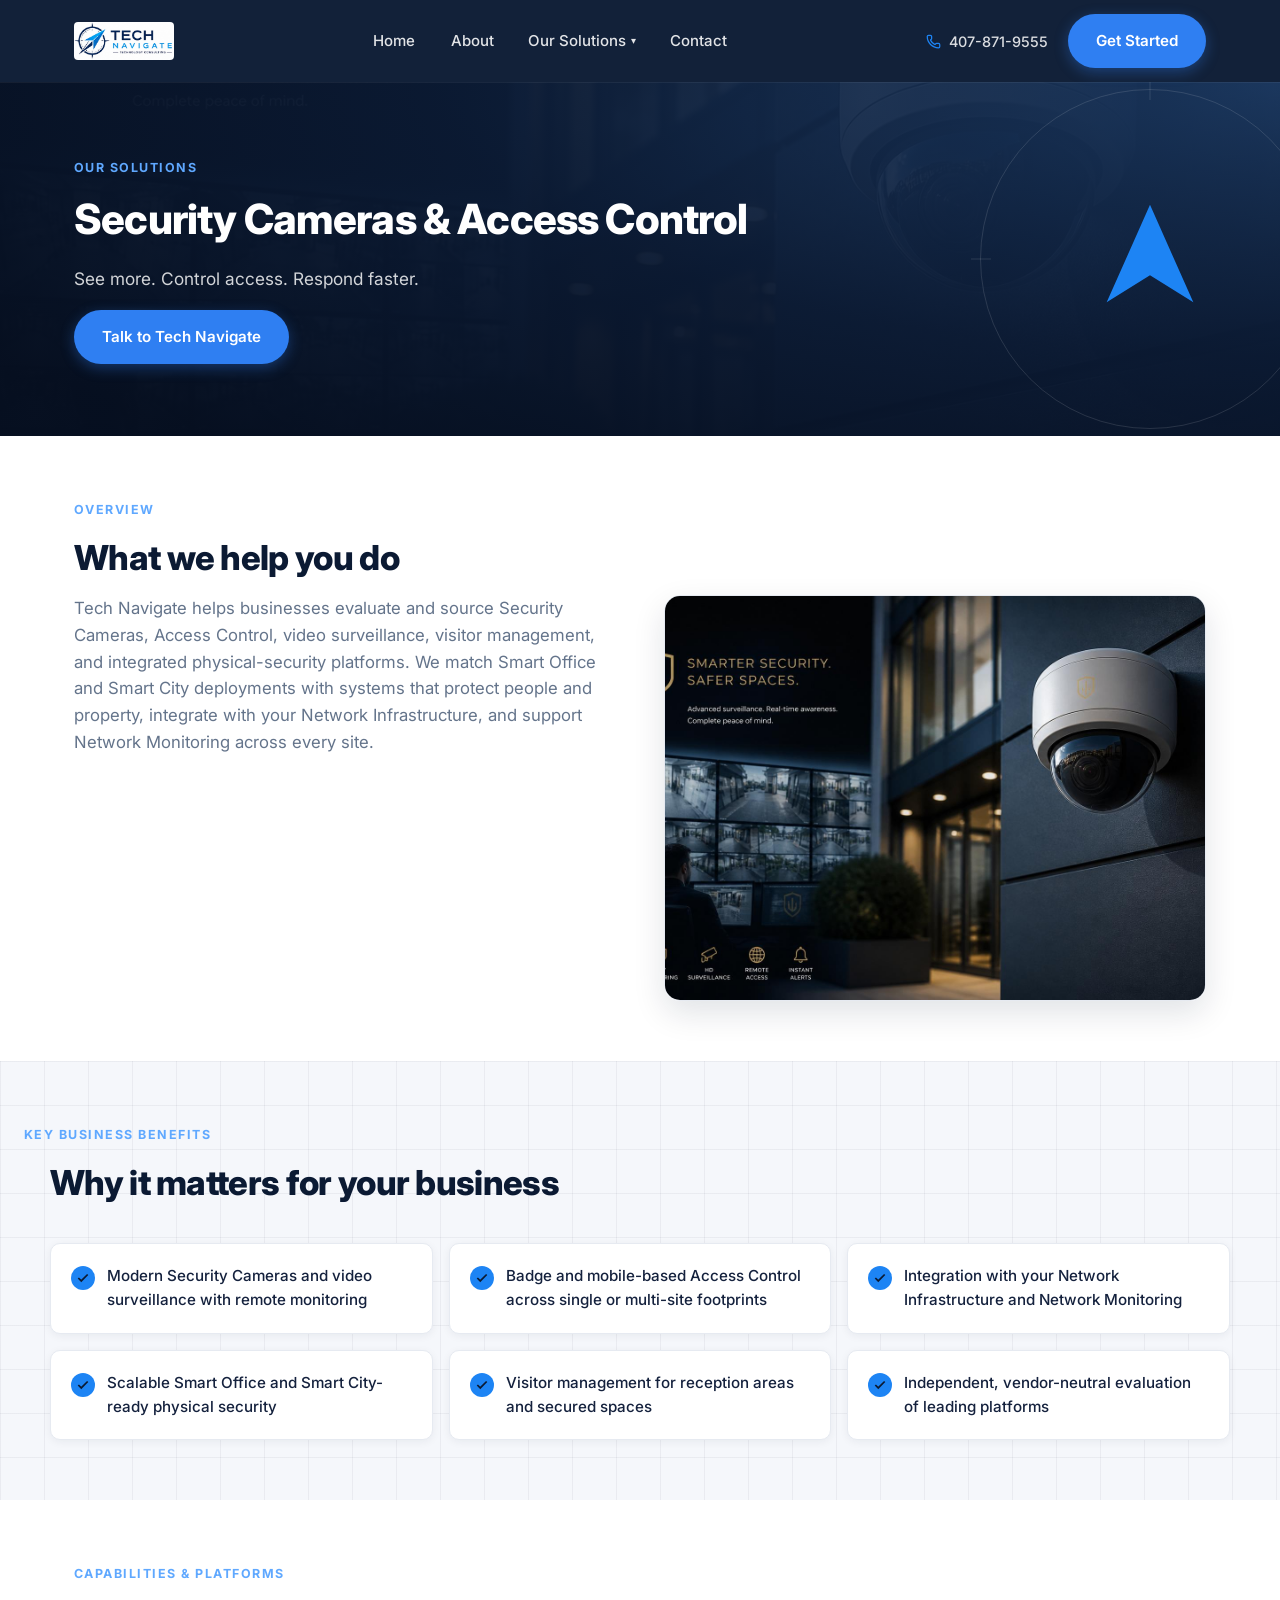
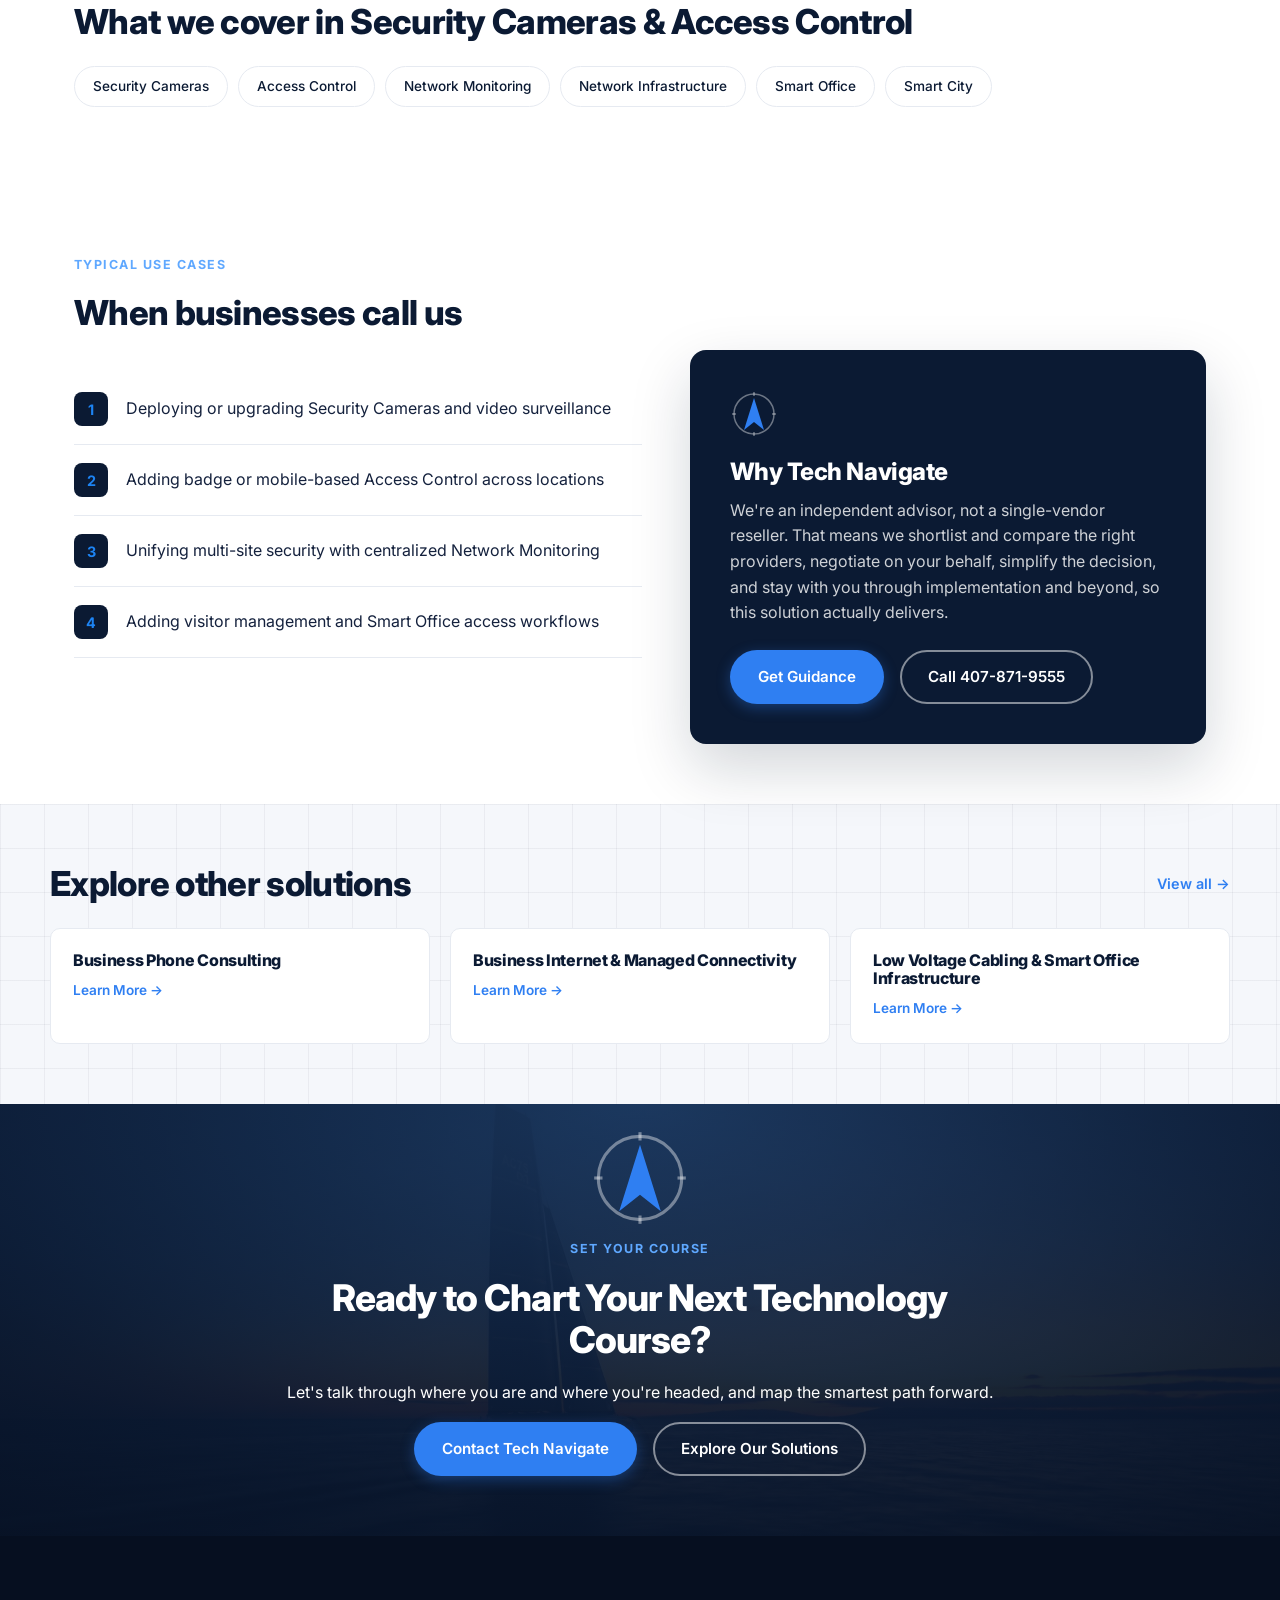
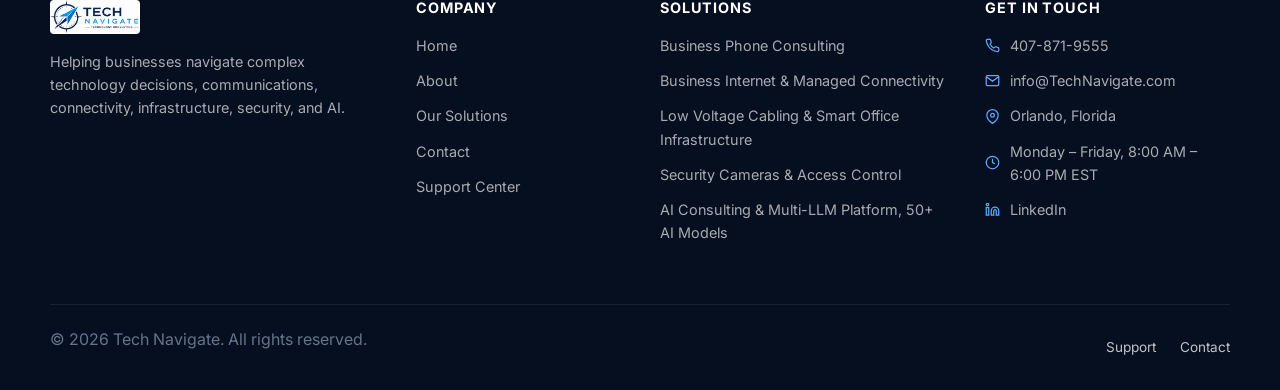
<file: security-access-control.html>
<!DOCTYPE html>
<html lang="en">
<head>
<!-- Google tag (gtag.js) -->
<script async src="https://www.googletagmanager.com/gtag/js?id=G-B1SPKSMVHJ"></script>
<script>
  window.dataLayer = window.dataLayer || [];
  function gtag(){dataLayer.push(arguments);}
  gtag('js', new Date());

  gtag('config', 'G-B1SPKSMVHJ');
</script>
<meta charset="UTF-8">
<meta name="viewport" content="width=device-width, initial-scale=1">
<title>Security Cameras &amp; Access Control | Tech Navigate</title>
<meta name="description" content="Evaluate and source Security Cameras, Access Control, video surveillance, and Network Monitoring for Smart Office and Smart City deployments with vendor-neutral guidance.">
<meta name="keywords" content="technology advisor, telecom broker, telecom consultant, UCaaS consultant, SD-WAN consulting, Business Phone Systems, VoIP, Unified Communications, RingCentral, ZOOM, Webex Calling, MS TEAMS, Broadvoice, business internet, fiber internet, Comcast Business, Spectrum Business, WOW Business, Summit Broadband, Low Voltage Cabling, Structured Cabling, Security Cameras, Access Control, Smart Office, AI Consulting, AI Governance, Multi-LLM Platform">
<meta name="google-site-verification" content="iRJsbXmgvOK9GEF063qEODKQ9oXsMOYlzMEm0OtPBQo">
<link rel="canonical" href="https://technavigate.com/security-access-control.html">
<meta property="og:title" content="Security Cameras &amp; Access Control | Tech Navigate">
<meta property="og:description" content="Evaluate and source Security Cameras, Access Control, video surveillance, and Network Monitoring for Smart Office and Smart City deployments with vendor-neutral guidance.">
<meta property="og:type" content="website">
<meta property="og:image" content="https://technavigate.com/assets/sailboat.png">
<meta property="og:url" content="https://technavigate.com/security-access-control.html">
<meta name="twitter:card" content="summary_large_image">
<meta name="twitter:title" content="Security Cameras &amp; Access Control | Tech Navigate">
<meta name="twitter:description" content="Evaluate and source Security Cameras, Access Control, video surveillance, and Network Monitoring for Smart Office and Smart City deployments with vendor-neutral guidance.">
<meta name="twitter:image" content="https://technavigate.com/assets/sailboat.png">
<link rel="preconnect" href="https://fonts.googleapis.com">
<link rel="preconnect" href="https://fonts.gstatic.com" crossorigin>
<link href="https://fonts.googleapis.com/css2?family=Inter:wght@400;500;600;700;800&display=swap" rel="stylesheet">
<link rel="icon" type="image/png" href="assets/favicon-v2.png">
<link rel="stylesheet" href="styles.css">
</head>
<body>

<header class="site-header">
  <div class="header-inner">
    <a href="index.html" class="logo-link"><img src="assets/logo.jpg" alt="Tech Navigate" class="logo"></a>
    <nav class="main-nav">
      <a href="index.html">Home</a>
      <a href="about.html">About</a>
      <div class="nav-dropdown">
        <a href="solutions.html">Our Solutions <span class="caret">&#9662;</span></a>
        <div class="dropdown-menu">
          <a href="business-phone-consulting.html"><span class="dropdown-icon"><svg viewBox="0 0 24 24"><path d="M22 16.92v3a2 2 0 0 1-2.18 2 19.79 19.79 0 0 1-8.63-3.07 19.5 19.5 0 0 1-6-6 19.79 19.79 0 0 1-3.07-8.67A2 2 0 0 1 4.11 2h3a2 2 0 0 1 2 1.72c.127.96.362 1.903.7 2.81a2 2 0 0 1-.45 2.11L8.09 9.91a16 16 0 0 0 6 6l1.27-1.27a2 2 0 0 1 2.11-.45c.907.338 1.85.573 2.81.7A2 2 0 0 1 22 16.92z"/></svg></span><span>Business Phone Consulting</span></a>
          <a href="internet-connectivity.html"><span class="dropdown-icon"><svg viewBox="0 0 24 24"><path d="M5 12.55a11 11 0 0 1 14.08 0"/><path d="M1.42 9a16 16 0 0 1 21.16 0"/><path d="M8.53 16.11a6 6 0 0 1 6.95 0"/><circle cx="12" cy="20" r="1"/></svg></span><span>Business Internet &amp; Managed Connectivity</span></a>
          <a href="low-voltage-cabling.html"><span class="dropdown-icon"><svg viewBox="0 0 24 24"><path d="M17 19a1 1 0 0 1-1-1v-2a2 2 0 0 1 2-2h2a2 2 0 0 1 2 2v2a1 1 0 0 1-1 1z"/><path d="M17 21v-2"/><path d="M19 14V6.5a1 1 0 0 0-7 0v11a1 1 0 0 1-7 0V10"/><path d="M21 21v-2"/><path d="M3 5V3"/><path d="M4 10a2 2 0 0 1-2-2V6a1 1 0 0 1 1-1h4a1 1 0 0 1 1 1v2a2 2 0 0 1-2 2z"/><path d="M7 5V3"/></svg></span><span>Low Voltage Cabling &amp; Smart Office Infrastructure</span></a>
          <a href="security-access-control.html"><span class="dropdown-icon"><svg viewBox="0 0 24 24"><path d="M20 13c0 5-3.5 7.5-7.66 8.95a1 1 0 0 1-.67-.01C7.5 20.5 4 18 4 13V6a1 1 0 0 1 1-1c2 0 4.5-1.2 6.24-2.72a1.17 1.17 0 0 1 1.52 0C14.51 3.81 17 5 19 5a1 1 0 0 1 1 1z"/><path d="m9 12 2 2 4-4"/></svg></span><span>Security Cameras &amp; Access Control</span></a>
          <a href="ai-platform.html"><span class="dropdown-icon"><svg viewBox="0 0 24 24"><path d="M12 5a3 3 0 1 0-5.997.125 4 4 0 0 0-2.526 5.77 4 4 0 0 0 .556 6.588A4 4 0 1 0 12 18Z"/><path d="M9 13a4.5 4.5 0 0 0 3-4"/><path d="M6.003 5.125A3 3 0 0 0 6.401 6.5"/><path d="M3.477 10.896a4 4 0 0 1 .585-.396"/><path d="M6 18a4 4 0 0 1-1.967-.516"/><path d="M12 13h4"/><path d="M12 18h6a2 2 0 0 1 2 2v1"/><path d="M12 8h8"/><path d="M16 8V5a2 2 0 0 1 2-2"/><circle cx="16" cy="13" r=".5"/><circle cx="18" cy="3" r=".5"/><circle cx="20" cy="21" r=".5"/><circle cx="20" cy="8" r=".5"/></svg></span><span>AI Consulting &amp; Multi-LLM Platform, 50+ AI Models</span></a>
        </div>
      </div>
      <a href="contact.html">Contact</a>
    </nav>
    <div class="header-actions">
      <a href="tel:+14078719555" class="phone-link"><svg viewBox="0 0 24 24" class="phone-link-icon"><path d="M13.832 16.568a1 1 0 0 0 1.213-.303l.355-.465A2 2 0 0 1 17 15h3a2 2 0 0 1 2 2v3a2 2 0 0 1-2 2A18 18 0 0 1 2 4a2 2 0 0 1 2-2h3a2 2 0 0 1 2 2v3a2 2 0 0 1-.8 1.6l-.468.351a1 1 0 0 0-.292 1.233 14 14 0 0 0 6.392 6.384"/></svg>407-871-9555</a>
      <a href="contact.html" class="btn btn-primary">Get Started</a>
    </div>
  </div>
</header>

<section class="page-hero">
  <div class="page-hero-media"><img src="assets/solution-security.jpg" alt="Security Cameras &amp; Access Control"></div>
  <div class="page-hero-watermark">
    <div class="ring"></div>
    <svg class="compass-arrow" viewBox="0 0 24 24" fill="none">
      <polygon points="12,2 20,20 12,15 4,20" fill="var(--gold)"/>
    </svg>
  </div>
  <div class="page-hero-content">
    <p class="eyebrow light">OUR SOLUTIONS</p>
    <h1>Security Cameras &amp; Access Control</h1>
    <p class="page-hero-sub">See more. Control access. Respond faster.</p>
    <div class="hero-buttons">
      <a href="contact.html" class="btn btn-primary">Talk to Tech Navigate</a>
      
    </div>
  </div>
</section>

<section class="section">
  <p class="eyebrow">OVERVIEW</p>
  <h2>What we help you do</h2>
  <div class="overview-layout">
    <div><p class="section-intro" style="max-width:760px;">Tech Navigate helps businesses evaluate and source Security Cameras, Access Control, video surveillance, visitor management, and integrated physical-security platforms. We match Smart Office and Smart City deployments with systems that protect people and property, integrate with your Network Infrastructure, and support Network Monitoring across every site.</p></div>
    <div class="overview-photo"><img src="assets/solution-security.jpg" alt="Security Cameras &amp; Access Control"></div>
  </div>
</section>

<section class="section section-alt">
  <p class="eyebrow">KEY BUSINESS BENEFITS</p>
  <h2>Why it matters for your business</h2>
  <div class="benefit-tiles">
<div class="benefit-tile"><span class="check-badge"><svg viewBox="0 0 24 24"><path d="M20 6 9 17l-5-5"/></svg></span><span class="label">Modern Security Cameras and video surveillance with remote monitoring</span></div>
<div class="benefit-tile"><span class="check-badge"><svg viewBox="0 0 24 24"><path d="M20 6 9 17l-5-5"/></svg></span><span class="label">Badge and mobile-based Access Control across single or multi-site footprints</span></div>
<div class="benefit-tile"><span class="check-badge"><svg viewBox="0 0 24 24"><path d="M20 6 9 17l-5-5"/></svg></span><span class="label">Integration with your Network Infrastructure and Network Monitoring</span></div>
<div class="benefit-tile"><span class="check-badge"><svg viewBox="0 0 24 24"><path d="M20 6 9 17l-5-5"/></svg></span><span class="label">Scalable Smart Office and Smart City-ready physical security</span></div>
<div class="benefit-tile"><span class="check-badge"><svg viewBox="0 0 24 24"><path d="M20 6 9 17l-5-5"/></svg></span><span class="label">Visitor management for reception areas and secured spaces</span></div>
<div class="benefit-tile"><span class="check-badge"><svg viewBox="0 0 24 24"><path d="M20 6 9 17l-5-5"/></svg></span><span class="label">Independent, vendor-neutral evaluation of leading platforms</span></div>
</div>
</section>

<section class="section">
  <p class="eyebrow">CAPABILITIES &amp; PLATFORMS</p>
  <h2>What we cover in Security Cameras &amp; Access Control</h2>
  <div class="tag-list">
    <span class="tag">Security Cameras</span>
<span class="tag">Access Control</span>
<span class="tag">Network Monitoring</span>
<span class="tag">Network Infrastructure</span>
<span class="tag">Smart Office</span>
<span class="tag">Smart City</span>
  </div>
</section>

<section class="section">
  <p class="eyebrow">TYPICAL USE CASES</p>
  <h2>When businesses call us</h2>
  <div class="use-cases-layout">
    <ul class="numbered-list" style="max-width:760px;">
    <li><span class="num">1</span><span>Deploying or upgrading Security Cameras and video surveillance</span></li>
<li><span class="num">2</span><span>Adding badge or mobile-based Access Control across locations</span></li>
<li><span class="num">3</span><span>Unifying multi-site security with centralized Network Monitoring</span></li>
<li><span class="num">4</span><span>Adding visitor management and Smart Office access workflows</span></li>
  </ul>
    <div class="why-tile">
      <div class="why-icon"><svg viewBox="0 0 24 24" fill="none">
      <circle cx="12" cy="12" r="10" stroke="currentColor" stroke-width="0.75" opacity="0.4"/>
      <line x1="12" y1="1" x2="12" y2="3" stroke="currentColor" stroke-width="0.75" opacity="0.4"/>
      <line x1="12" y1="21" x2="12" y2="23" stroke="currentColor" stroke-width="0.75" opacity="0.4"/>
      <line x1="1" y1="12" x2="3" y2="12" stroke="currentColor" stroke-width="0.75" opacity="0.4"/>
      <line x1="21" y1="12" x2="23" y2="12" stroke="currentColor" stroke-width="0.75" opacity="0.4"/>
      <polygon points="12,4 17,20 12,16 7,20" fill="#2f7ff2"/>
    </svg></div>
      <h2>Why Tech Navigate</h2>
      <p>We're an independent advisor, not a single-vendor reseller. That means we shortlist and compare the right providers, negotiate on your behalf, simplify the decision, and stay with you through implementation and beyond, so this solution actually delivers.</p>
      <div class="hero-buttons">
        <a href="contact.html" class="btn btn-primary">Get Guidance</a>
    <a href="tel:+14078719555" class="btn btn-outline">Call 407-871-9555</a>
      </div>
    </div>
  </div>
</section>

<section class="section section-alt">
  <div style="display:flex; justify-content:space-between; align-items:center; margin-bottom:8px;">
    <h2 style="margin:0;">Explore other solutions</h2>
    <a href="solutions.html" class="learn-more">View all &rarr;</a>
  </div>
  <div class="related-grid">
    <a href="business-phone-consulting.html" class="related-card"><h4>Business Phone Consulting</h4><span class="learn-more">Learn More &rarr;</span></a>
<a href="internet-connectivity.html" class="related-card"><h4>Business Internet & Managed Connectivity</h4><span class="learn-more">Learn More &rarr;</span></a>
<a href="low-voltage-cabling.html" class="related-card"><h4>Low Voltage Cabling & Smart Office Infrastructure</h4><span class="learn-more">Learn More &rarr;</span></a>
  </div>
</section>

<section class="cta-banner">
  <div class="cta-banner-media"><img src="assets/cta-horizon.jpg" alt=""></div>
  <div class="cta-watermark">
    <svg viewBox="0 0 24 24" fill="none">
      <circle cx="12" cy="12" r="10" stroke="currentColor" stroke-width="0.75" opacity="0.4"/>
      <line x1="12" y1="1" x2="12" y2="3" stroke="currentColor" stroke-width="0.75" opacity="0.4"/>
      <line x1="12" y1="21" x2="12" y2="23" stroke="currentColor" stroke-width="0.75" opacity="0.4"/>
      <line x1="1" y1="12" x2="3" y2="12" stroke="currentColor" stroke-width="0.75" opacity="0.4"/>
      <line x1="21" y1="12" x2="23" y2="12" stroke="currentColor" stroke-width="0.75" opacity="0.4"/>
      <polygon points="12,4 17,20 12,16 7,20" fill="#2f7ff2"/>
    </svg>
  </div>
  <div class="cta-banner-inner">
    <p class="eyebrow center light">SET YOUR COURSE</p>
    <h2 class="center light">Ready to Chart Your Next Technology Course?</h2>
    <p class="center light">Let's talk through where you are and where you're headed, and map the smartest path forward.</p>
    <div class="hero-buttons center">
      <a href="contact.html" class="btn btn-primary">Contact Tech Navigate</a>
      <a href="solutions.html" class="btn btn-outline-light">Explore Our Solutions</a>
    </div>
  </div>
</section>

<footer class="site-footer">
  <div class="footer-inner">
    <div class="footer-col footer-brand">
      <img src="assets/logo.jpg" alt="Tech Navigate" class="footer-logo">
      <p>Helping businesses navigate complex technology decisions, communications, connectivity, infrastructure, security, and AI.</p>
    </div>
    <div class="footer-col">
      <h4>Company</h4>
      <a href="index.html">Home</a>
      <a href="about.html">About</a>
      <a href="solutions.html">Our Solutions</a>
      <a href="contact.html">Contact</a>
      <a href="support.html">Support Center</a>
    </div>
    <div class="footer-col">
      <h4>Solutions</h4>
      <a href="business-phone-consulting.html">Business Phone Consulting</a>
      <a href="internet-connectivity.html">Business Internet &amp; Managed Connectivity</a>
      <a href="low-voltage-cabling.html">Low Voltage Cabling &amp; Smart Office Infrastructure</a>
      <a href="security-access-control.html">Security Cameras &amp; Access Control</a>
      <a href="ai-platform.html">AI Consulting &amp; Multi-LLM Platform, 50+ AI Models</a>
    </div>
    <div class="footer-col footer-contact">
      <h4>Get in Touch</h4>
      <a href="tel:+14078719555"><svg viewBox="0 0 24 24"><path d="M22 16.92v3a2 2 0 0 1-2.18 2 19.79 19.79 0 0 1-8.63-3.07 19.5 19.5 0 0 1-6-6 19.79 19.79 0 0 1-3.07-8.67A2 2 0 0 1 4.11 2h3a2 2 0 0 1 2 1.72c.127.96.362 1.903.7 2.81a2 2 0 0 1-.45 2.11L8.09 9.91a16 16 0 0 0 6 6l1.27-1.27a2 2 0 0 1 2.11-.45c.907.338 1.85.573 2.81.7A2 2 0 0 1 22 16.92z"/></svg>407-871-9555</a>
      <a href="mailto:info@TechNavigate.com"><svg viewBox="0 0 24 24"><path d="M4 4h16c1.1 0 2 .9 2 2v12c0 1.1-.9 2-2 2H4c-1.1 0-2-.9-2-2V6c0-1.1.9-2 2-2z"/><polyline points="22,6 12,13 2,6"/></svg>info@TechNavigate.com</a>
      <p><svg viewBox="0 0 24 24"><path d="M21 10c0 7-9 13-9 13s-9-6-9-13a9 9 0 0 1 18 0z"/><circle cx="12" cy="10" r="3"/></svg>Orlando, Florida</p>
      <p><svg viewBox="0 0 24 24"><circle cx="12" cy="12" r="10"/><polyline points="12 6 12 12 16 14"/></svg>Monday &ndash; Friday, 8:00 AM &ndash; 6:00 PM EST</p>
      <a href="https://www.linkedin.com/company/tech-navigate" target="_blank" rel="noopener"><svg viewBox="0 0 24 24"><path d="M16 8a6 6 0 0 1 6 6v7h-4v-7a2 2 0 0 0-2-2 2 2 0 0 0-2 2v7h-4v-7a6 6 0 0 1 6-6z"/><rect x="2" y="9" width="4" height="12"/><circle cx="4" cy="4" r="2"/></svg>LinkedIn</a>
    </div>
  </div>
  <div class="footer-bottom">
    <p>&copy; 2026 Tech Navigate. All rights reserved.</p>
    <div class="footer-bottom-links">
      <a href="support.html">Support</a>
      <a href="contact.html">Contact</a>
    </div>
  </div>
</footer>

</body>
</html>
</file>
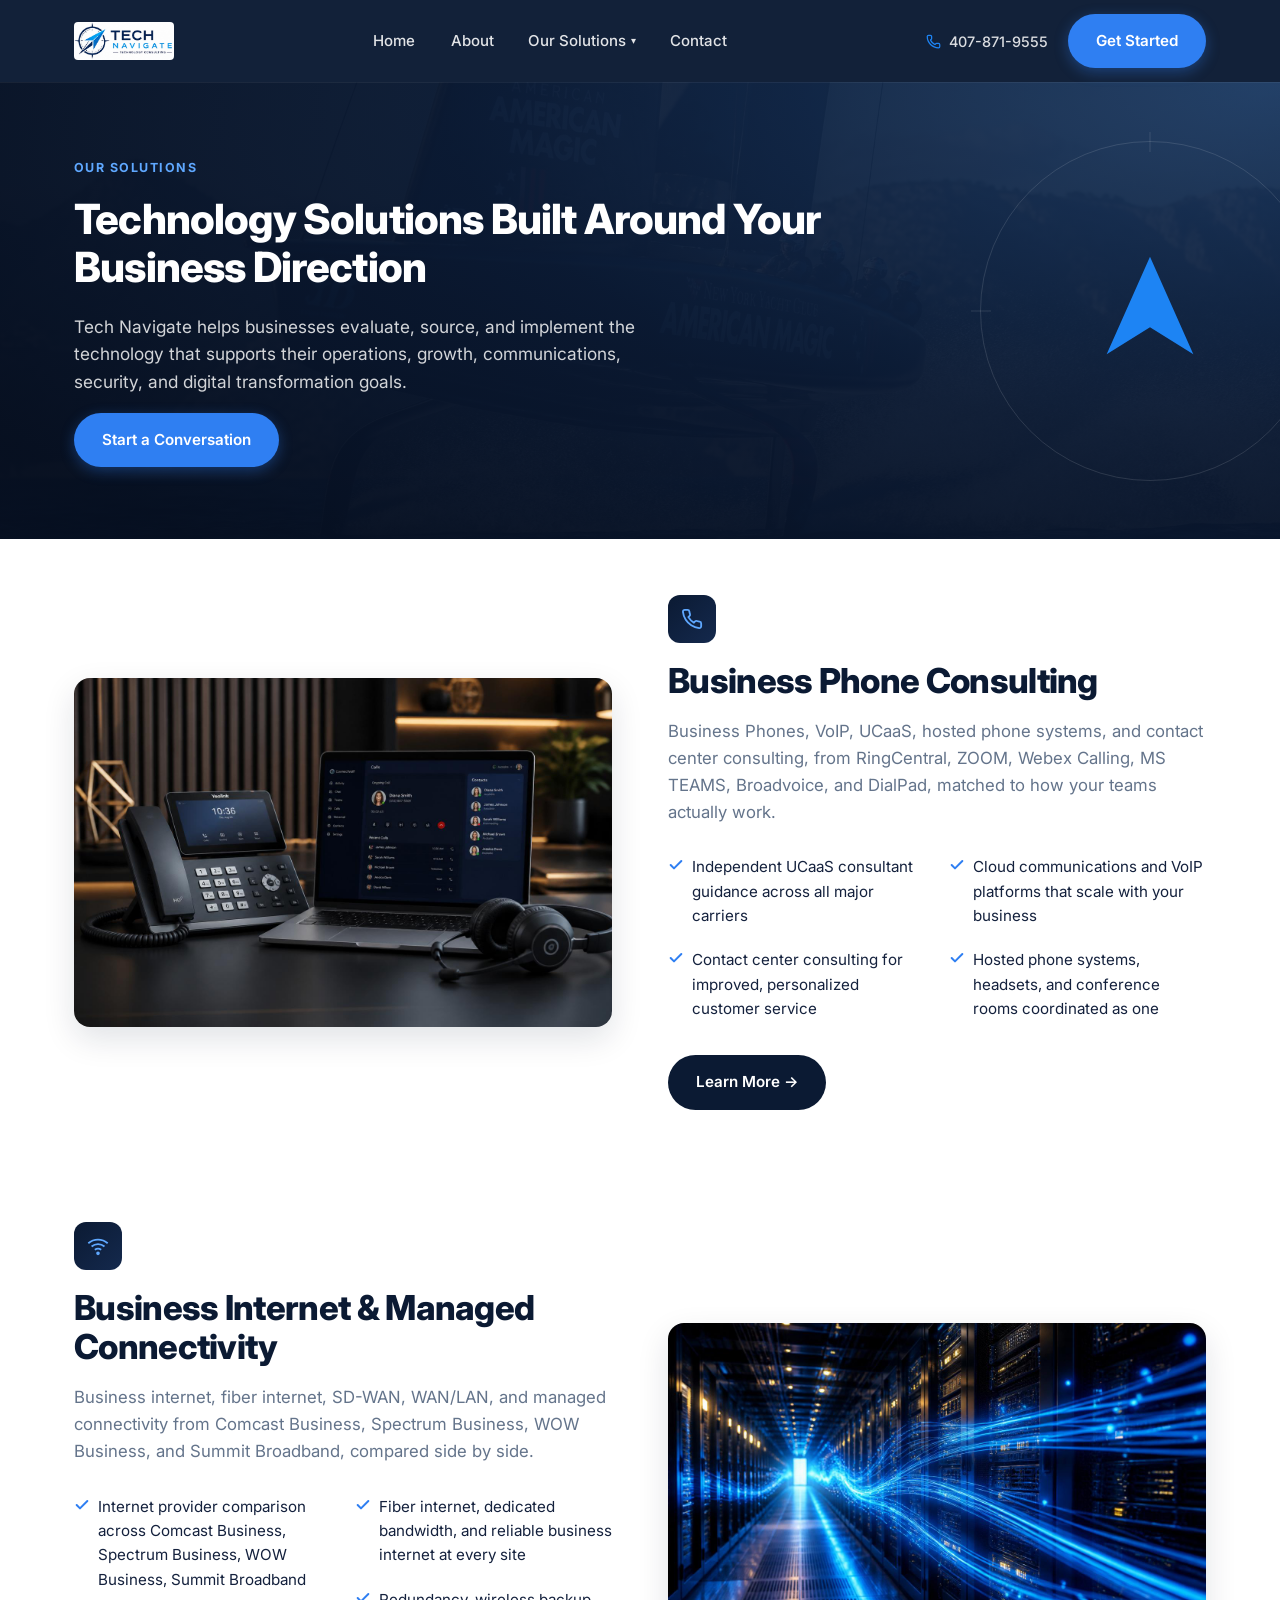
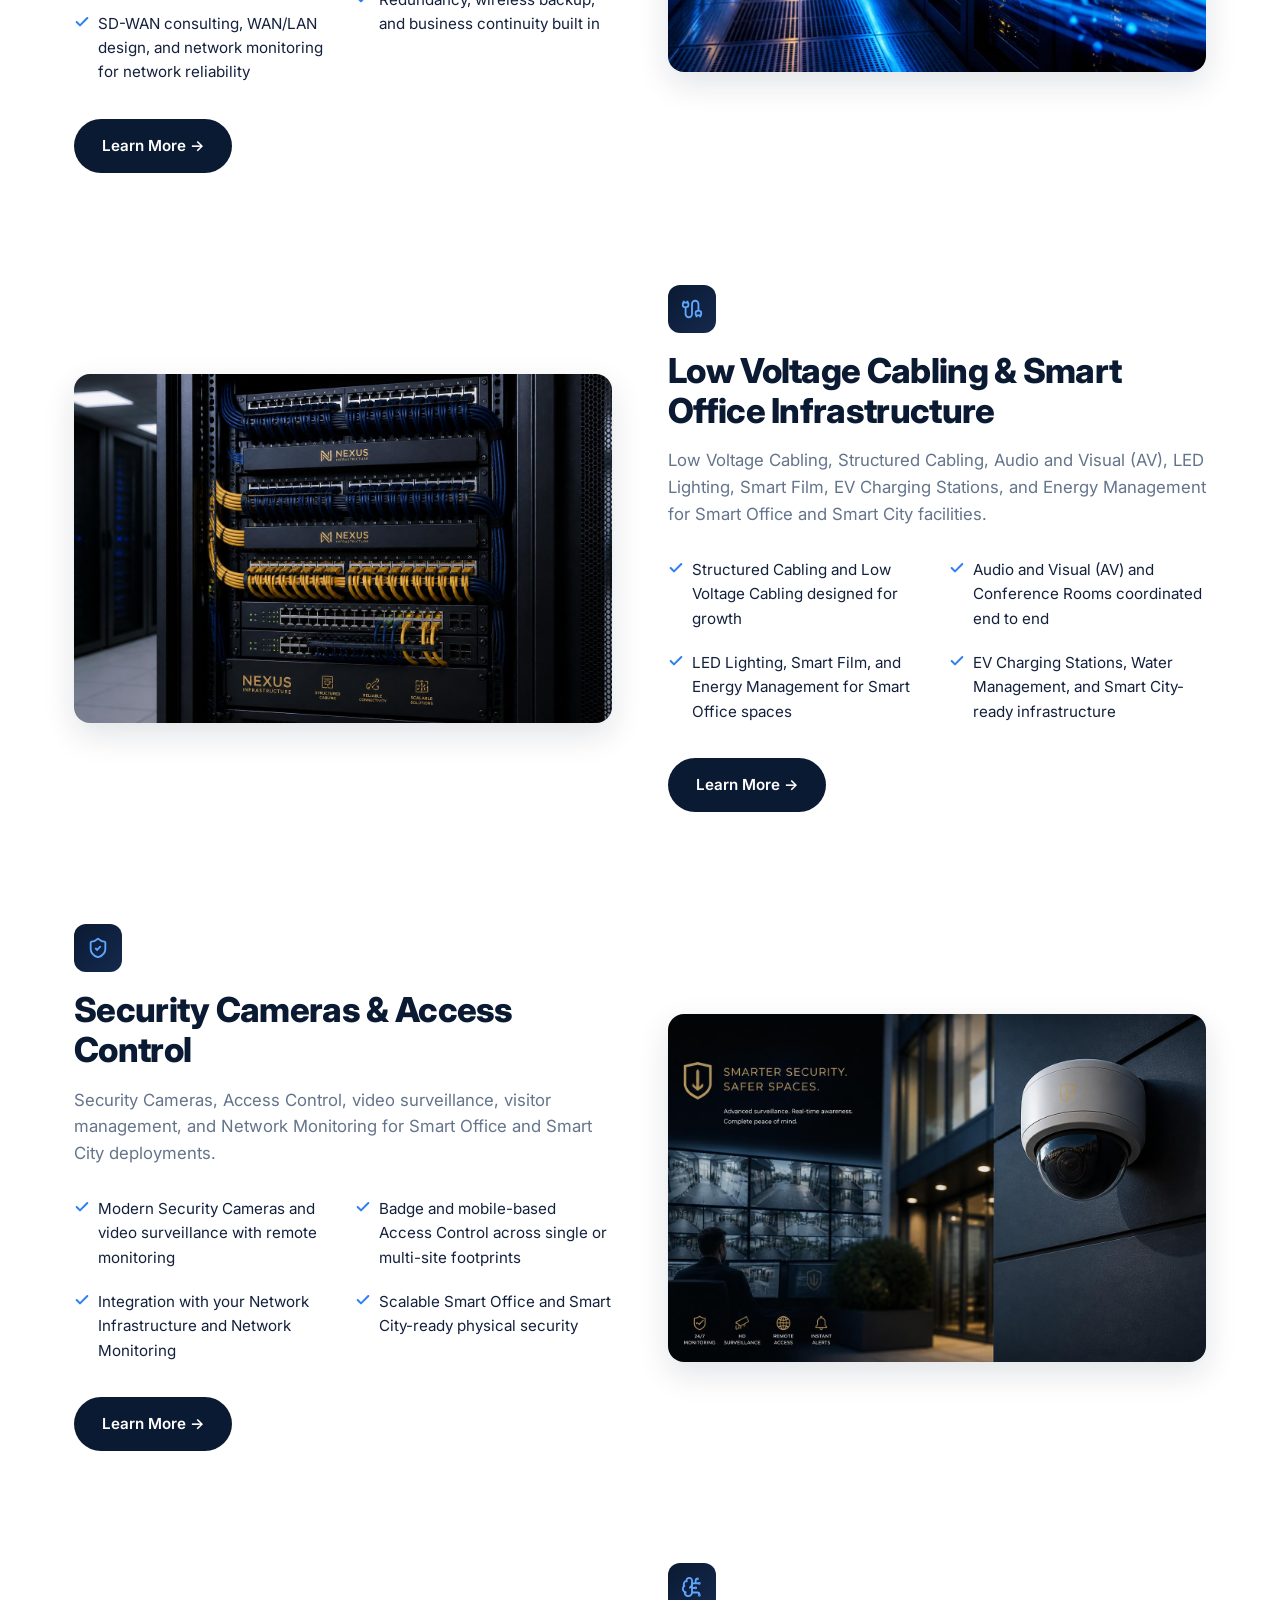
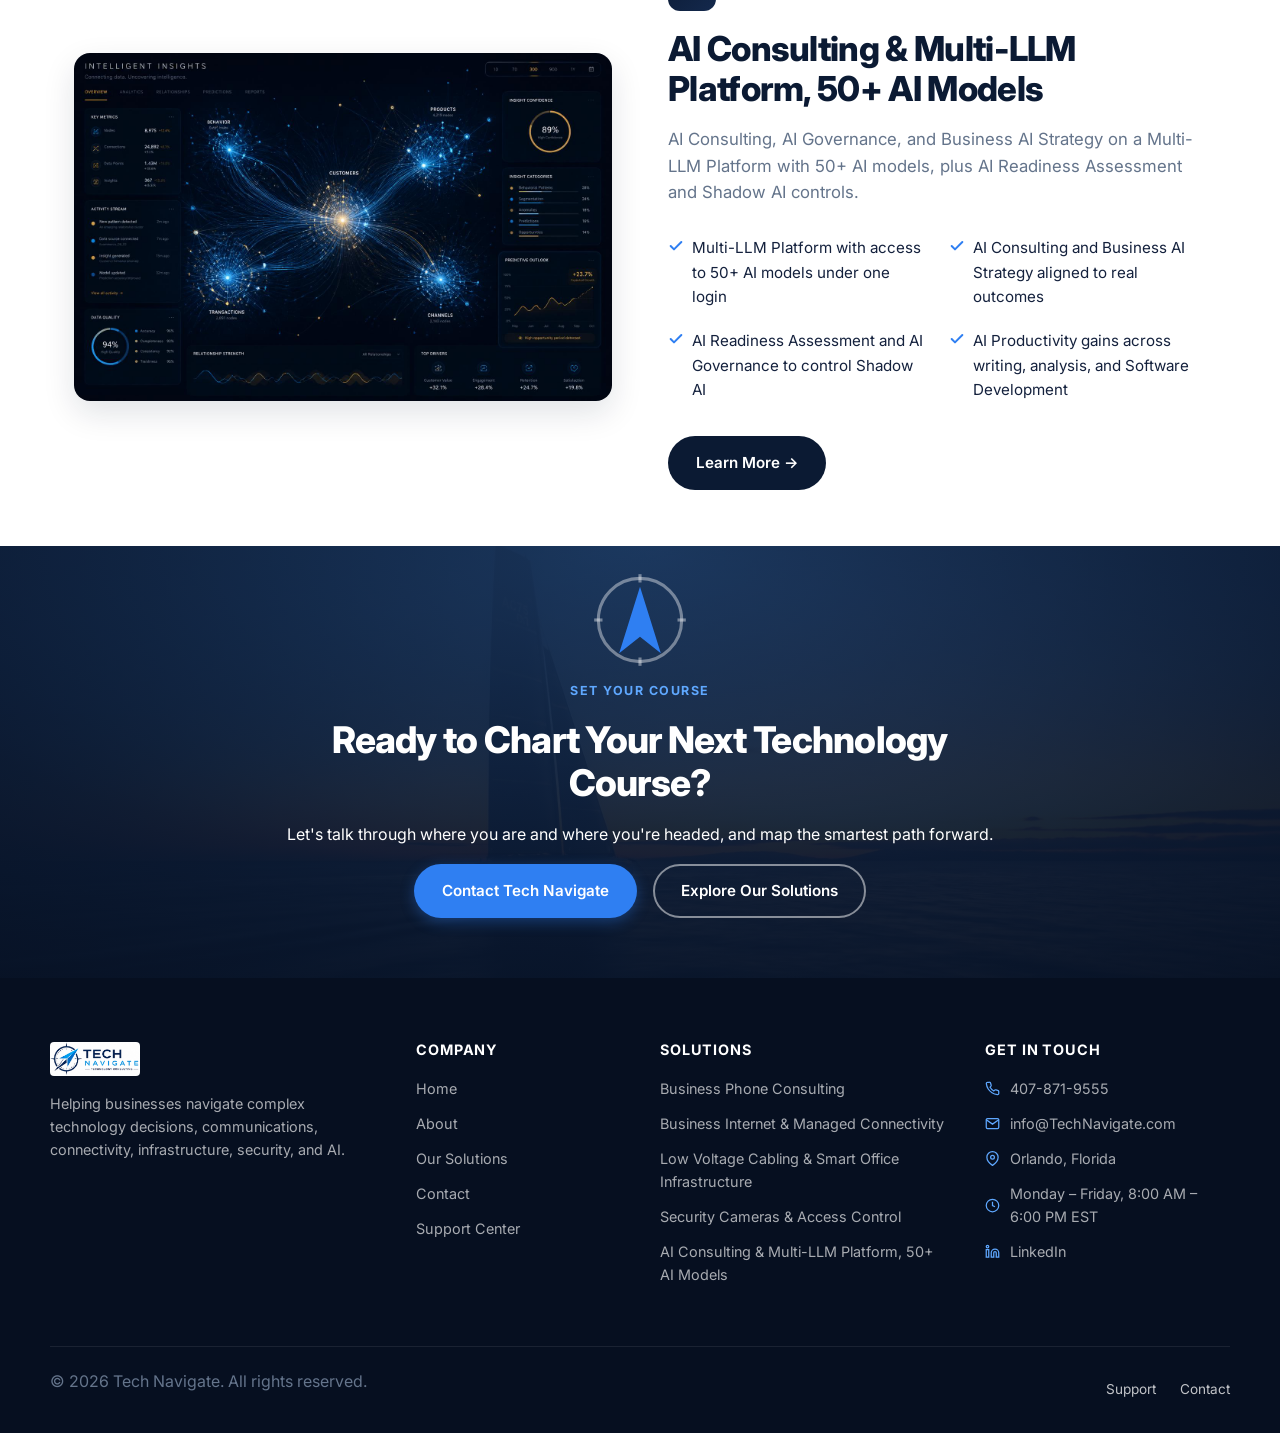
<file: solutions.html>
<!DOCTYPE html>
<html lang="en">
<head>
<!-- Google tag (gtag.js) -->
<script async src="https://www.googletagmanager.com/gtag/js?id=G-B1SPKSMVHJ"></script>
<script>
  window.dataLayer = window.dataLayer || [];
  function gtag(){dataLayer.push(arguments);}
  gtag('js', new Date());

  gtag('config', 'G-B1SPKSMVHJ');
</script>
<meta charset="UTF-8">
<meta name="viewport" content="width=device-width, initial-scale=1">
<title>Technology Solutions | Tech Navigate</title>
<meta name="description" content="Business Phone Systems, VoIP, UCaaS, business internet, fiber, SD-WAN, Low Voltage Cabling, Structured Cabling, Security Cameras, Access Control, and a Multi-LLM AI Platform, evaluated and sourced by an independent technology advisor.">
<meta name="keywords" content="technology advisor, telecom broker, telecom consultant, UCaaS consultant, SD-WAN consulting, Business Phone Systems, VoIP, Unified Communications, RingCentral, ZOOM, Webex Calling, MS TEAMS, Broadvoice, business internet, fiber internet, Comcast Business, Spectrum Business, WOW Business, Summit Broadband, Low Voltage Cabling, Structured Cabling, Security Cameras, Access Control, Smart Office, AI Consulting, AI Governance, Multi-LLM Platform">
<meta name="google-site-verification" content="iRJsbXmgvOK9GEF063qEODKQ9oXsMOYlzMEm0OtPBQo">
<link rel="canonical" href="https://technavigate.com/solutions.html">
<meta property="og:title" content="Technology Solutions | Tech Navigate">
<meta property="og:description" content="Vendor-Neutral Technology Consulting across Unified Communications, managed connectivity, Smart Office infrastructure, physical security, and AI Consulting.">
<meta property="og:type" content="website">
<meta property="og:image" content="https://technavigate.com/assets/sailboat.png">
<meta property="og:url" content="https://technavigate.com/solutions.html">
<meta name="twitter:card" content="summary_large_image">
<meta name="twitter:title" content="Technology Solutions | Tech Navigate">
<meta name="twitter:description" content="Vendor-Neutral Technology Consulting across Unified Communications, managed connectivity, Smart Office infrastructure, physical security, and AI Consulting.">
<meta name="twitter:image" content="https://technavigate.com/assets/sailboat.png">
<link rel="preconnect" href="https://fonts.googleapis.com">
<link rel="preconnect" href="https://fonts.gstatic.com" crossorigin>
<link href="https://fonts.googleapis.com/css2?family=Inter:wght@400;500;600;700;800&display=swap" rel="stylesheet">
<link rel="icon" type="image/png" href="assets/favicon-v2.png">
<link rel="stylesheet" href="styles.css">
</head>
<body>

<header class="site-header">
  <div class="header-inner">
    <a href="index.html" class="logo-link"><img src="assets/logo.jpg" alt="Tech Navigate" class="logo"></a>
    <nav class="main-nav">
      <a href="index.html">Home</a>
      <a href="about.html">About</a>
      <div class="nav-dropdown">
        <a href="solutions.html" class="nav-active">Our Solutions <span class="caret">&#9662;</span></a>
        <div class="dropdown-menu">
          <a href="business-phone-consulting.html"><span class="dropdown-icon"><svg viewBox="0 0 24 24"><path d="M22 16.92v3a2 2 0 0 1-2.18 2 19.79 19.79 0 0 1-8.63-3.07 19.5 19.5 0 0 1-6-6 19.79 19.79 0 0 1-3.07-8.67A2 2 0 0 1 4.11 2h3a2 2 0 0 1 2 1.72c.127.96.362 1.903.7 2.81a2 2 0 0 1-.45 2.11L8.09 9.91a16 16 0 0 0 6 6l1.27-1.27a2 2 0 0 1 2.11-.45c.907.338 1.85.573 2.81.7A2 2 0 0 1 22 16.92z"/></svg></span><span>Business Phone Consulting</span></a>
          <a href="internet-connectivity.html"><span class="dropdown-icon"><svg viewBox="0 0 24 24"><path d="M5 12.55a11 11 0 0 1 14.08 0"/><path d="M1.42 9a16 16 0 0 1 21.16 0"/><path d="M8.53 16.11a6 6 0 0 1 6.95 0"/><circle cx="12" cy="20" r="1"/></svg></span><span>Business Internet &amp; Managed Connectivity</span></a>
          <a href="low-voltage-cabling.html"><span class="dropdown-icon"><svg viewBox="0 0 24 24"><path d="M17 19a1 1 0 0 1-1-1v-2a2 2 0 0 1 2-2h2a2 2 0 0 1 2 2v2a1 1 0 0 1-1 1z"/><path d="M17 21v-2"/><path d="M19 14V6.5a1 1 0 0 0-7 0v11a1 1 0 0 1-7 0V10"/><path d="M21 21v-2"/><path d="M3 5V3"/><path d="M4 10a2 2 0 0 1-2-2V6a1 1 0 0 1 1-1h4a1 1 0 0 1 1 1v2a2 2 0 0 1-2 2z"/><path d="M7 5V3"/></svg></span><span>Low Voltage Cabling &amp; Smart Office Infrastructure</span></a>
          <a href="security-access-control.html"><span class="dropdown-icon"><svg viewBox="0 0 24 24"><path d="M20 13c0 5-3.5 7.5-7.66 8.95a1 1 0 0 1-.67-.01C7.5 20.5 4 18 4 13V6a1 1 0 0 1 1-1c2 0 4.5-1.2 6.24-2.72a1.17 1.17 0 0 1 1.52 0C14.51 3.81 17 5 19 5a1 1 0 0 1 1 1z"/><path d="m9 12 2 2 4-4"/></svg></span><span>Security Cameras &amp; Access Control</span></a>
          <a href="ai-platform.html"><span class="dropdown-icon"><svg viewBox="0 0 24 24"><path d="M12 5a3 3 0 1 0-5.997.125 4 4 0 0 0-2.526 5.77 4 4 0 0 0 .556 6.588A4 4 0 1 0 12 18Z"/><path d="M9 13a4.5 4.5 0 0 0 3-4"/><path d="M6.003 5.125A3 3 0 0 0 6.401 6.5"/><path d="M3.477 10.896a4 4 0 0 1 .585-.396"/><path d="M6 18a4 4 0 0 1-1.967-.516"/><path d="M12 13h4"/><path d="M12 18h6a2 2 0 0 1 2 2v1"/><path d="M12 8h8"/><path d="M16 8V5a2 2 0 0 1 2-2"/><circle cx="16" cy="13" r=".5"/><circle cx="18" cy="3" r=".5"/><circle cx="20" cy="21" r=".5"/><circle cx="20" cy="8" r=".5"/></svg></span><span>AI Consulting &amp; Multi-LLM Platform, 50+ AI Models</span></a>
        </div>
      </div>
      <a href="contact.html">Contact</a>
    </nav>
    <div class="header-actions">
      <a href="tel:+14078719555" class="phone-link"><svg viewBox="0 0 24 24" class="phone-link-icon"><path d="M13.832 16.568a1 1 0 0 0 1.213-.303l.355-.465A2 2 0 0 1 17 15h3a2 2 0 0 1 2 2v3a2 2 0 0 1-2 2A18 18 0 0 1 2 4a2 2 0 0 1 2-2h3a2 2 0 0 1 2 2v3a2 2 0 0 1-.8 1.6l-.468.351a1 1 0 0 0-.292 1.233 14 14 0 0 0 6.392 6.384"/></svg>407-871-9555</a>
      <a href="contact.html" class="btn btn-primary">Get Started</a>
    </div>
  </div>
</header>

<section class="page-hero">
  <div class="page-hero-media"><img src="assets/hero-foiling.jpg" alt="Tech Navigate branded foiling sailboat"></div>
  <div class="page-hero-watermark">
    <div class="ring"></div>
    <svg class="compass-arrow" viewBox="0 0 24 24" fill="none">
      <polygon points="12,2 20,20 12,15 4,20" fill="var(--gold)"/>
    </svg>
  </div>
  <div class="page-hero-content">
    <p class="eyebrow light">OUR SOLUTIONS</p>
    <h1>Technology Solutions Built Around Your Business Direction</h1>
    <p class="page-hero-sub">Tech Navigate helps businesses evaluate, source, and implement the technology that supports their operations, growth, communications, security, and digital transformation goals.</p>
    <div class="hero-buttons">
      <a href="contact.html" class="btn btn-primary">Start a Conversation</a>
    </div>
  </div>
</section>

<div class="solution-row">
  <div class="solution-row-photo"><img src="assets/solution-phone.jpg" alt="Business Phone Consulting"></div>
  <div>
    <div class="icon-square"><svg viewBox="0 0 24 24"><path d="M22 16.92v3a2 2 0 0 1-2.18 2 19.79 19.79 0 0 1-8.63-3.07 19.5 19.5 0 0 1-6-6 19.79 19.79 0 0 1-3.07-8.67A2 2 0 0 1 4.11 2h3a2 2 0 0 1 2 1.72c.127.96.362 1.903.7 2.81a2 2 0 0 1-.45 2.11L8.09 9.91a16 16 0 0 0 6 6l1.27-1.27a2 2 0 0 1 2.11-.45c.907.338 1.85.573 2.81.7A2 2 0 0 1 22 16.92z"/></svg></div>
    <h2>Business Phone Consulting</h2>
    <p class="section-intro">Business Phones, VoIP, UCaaS, hosted phone systems, and contact center consulting, from RingCentral, ZOOM, Webex Calling, MS TEAMS, Broadvoice, and DialPad, matched to how your teams actually work.</p>
    <div class="solution-row-checklist">
      <ul class="checkmark-list">
        <li>Independent UCaaS consultant guidance across all major carriers</li>
<li>Contact center consulting for improved, personalized customer service</li>
      </ul>
      <ul class="checkmark-list">
        <li>Cloud communications and VoIP platforms that scale with your business</li>
<li>Hosted phone systems, headsets, and conference rooms coordinated as one</li>
      </ul>
    </div>
    <a href="business-phone-consulting.html" class="btn btn-navy">Learn More &rarr;</a>
  </div>
</div>

<div class="solution-row reverse">
  <div class="solution-row-photo"><img src="assets/solution-internet.jpg" alt="Business Internet &amp; Managed Connectivity"></div>
  <div>
    <div class="icon-square"><svg viewBox="0 0 24 24"><path d="M5 12.55a11 11 0 0 1 14.08 0"/><path d="M1.42 9a16 16 0 0 1 21.16 0"/><path d="M8.53 16.11a6 6 0 0 1 6.95 0"/><circle cx="12" cy="20" r="1"/></svg></div>
    <h2>Business Internet &amp; Managed Connectivity</h2>
    <p class="section-intro">Business internet, fiber internet, SD-WAN, WAN/LAN, and managed connectivity from Comcast Business, Spectrum Business, WOW Business, and Summit Broadband, compared side by side.</p>
    <div class="solution-row-checklist">
      <ul class="checkmark-list">
        <li>Internet provider comparison across Comcast Business, Spectrum Business, WOW Business, Summit Broadband</li>
<li>SD-WAN consulting, WAN/LAN design, and network monitoring for network reliability</li>
      </ul>
      <ul class="checkmark-list">
        <li>Fiber internet, dedicated bandwidth, and reliable business internet at every site</li>
<li>Redundancy, wireless backup, and business continuity built in</li>
      </ul>
    </div>
    <a href="internet-connectivity.html" class="btn btn-navy">Learn More &rarr;</a>
  </div>
</div>

<div class="solution-row">
  <div class="solution-row-photo"><img src="assets/solution-cabling.jpg" alt="Low Voltage Cabling &amp; Smart Office Infrastructure"></div>
  <div>
    <div class="icon-square"><svg viewBox="0 0 24 24"><path d="M17 19a1 1 0 0 1-1-1v-2a2 2 0 0 1 2-2h2a2 2 0 0 1 2 2v2a1 1 0 0 1-1 1z"/><path d="M17 21v-2"/><path d="M19 14V6.5a1 1 0 0 0-7 0v11a1 1 0 0 1-7 0V10"/><path d="M21 21v-2"/><path d="M3 5V3"/><path d="M4 10a2 2 0 0 1-2-2V6a1 1 0 0 1 1-1h4a1 1 0 0 1 1 1v2a2 2 0 0 1-2 2z"/><path d="M7 5V3"/></svg></div>
    <h2>Low Voltage Cabling &amp; Smart Office Infrastructure</h2>
    <p class="section-intro">Low Voltage Cabling, Structured Cabling, Audio and Visual (AV), LED Lighting, Smart Film, EV Charging Stations, and Energy Management for Smart Office and Smart City facilities.</p>
    <div class="solution-row-checklist">
      <ul class="checkmark-list">
        <li>Structured Cabling and Low Voltage Cabling designed for growth</li>
<li>LED Lighting, Smart Film, and Energy Management for Smart Office spaces</li>
      </ul>
      <ul class="checkmark-list">
        <li>Audio and Visual (AV) and Conference Rooms coordinated end to end</li>
<li>EV Charging Stations, Water Management, and Smart City-ready infrastructure</li>
      </ul>
    </div>
    <a href="low-voltage-cabling.html" class="btn btn-navy">Learn More &rarr;</a>
  </div>
</div>

<div class="solution-row reverse">
  <div class="solution-row-photo"><img src="assets/solution-security.jpg" alt="Security Cameras &amp; Access Control"></div>
  <div>
    <div class="icon-square"><svg viewBox="0 0 24 24"><path d="M20 13c0 5-3.5 7.5-7.66 8.95a1 1 0 0 1-.67-.01C7.5 20.5 4 18 4 13V6a1 1 0 0 1 1-1c2 0 4.5-1.2 6.24-2.72a1.17 1.17 0 0 1 1.52 0C14.51 3.81 17 5 19 5a1 1 0 0 1 1 1z"/><path d="m9 12 2 2 4-4"/></svg></div>
    <h2>Security Cameras &amp; Access Control</h2>
    <p class="section-intro">Security Cameras, Access Control, video surveillance, visitor management, and Network Monitoring for Smart Office and Smart City deployments.</p>
    <div class="solution-row-checklist">
      <ul class="checkmark-list">
        <li>Modern Security Cameras and video surveillance with remote monitoring</li>
<li>Integration with your Network Infrastructure and Network Monitoring</li>
      </ul>
      <ul class="checkmark-list">
        <li>Badge and mobile-based Access Control across single or multi-site footprints</li>
<li>Scalable Smart Office and Smart City-ready physical security</li>
      </ul>
    </div>
    <a href="security-access-control.html" class="btn btn-navy">Learn More &rarr;</a>
  </div>
</div>

<div class="solution-row">
  <div class="solution-row-photo"><img src="assets/solution-ai.jpg" alt="AI Consulting &amp; Multi-LLM Platform, 50+ AI Models"></div>
  <div>
    <div class="icon-square"><svg viewBox="0 0 24 24"><path d="M12 5a3 3 0 1 0-5.997.125 4 4 0 0 0-2.526 5.77 4 4 0 0 0 .556 6.588A4 4 0 1 0 12 18Z"/><path d="M9 13a4.5 4.5 0 0 0 3-4"/><path d="M6.003 5.125A3 3 0 0 0 6.401 6.5"/><path d="M3.477 10.896a4 4 0 0 1 .585-.396"/><path d="M6 18a4 4 0 0 1-1.967-.516"/><path d="M12 13h4"/><path d="M12 18h6a2 2 0 0 1 2 2v1"/><path d="M12 8h8"/><path d="M16 8V5a2 2 0 0 1 2-2"/><circle cx="16" cy="13" r=".5"/><circle cx="18" cy="3" r=".5"/><circle cx="20" cy="21" r=".5"/><circle cx="20" cy="8" r=".5"/></svg></div>
    <h2>AI Consulting &amp; Multi-LLM Platform, 50+ AI Models</h2>
    <p class="section-intro">AI Consulting, AI Governance, and Business AI Strategy on a Multi-LLM Platform with 50+ AI models, plus AI Readiness Assessment and Shadow AI controls.</p>
    <div class="solution-row-checklist">
      <ul class="checkmark-list">
        <li>Multi-LLM Platform with access to 50+ AI models under one login</li>
<li>AI Readiness Assessment and AI Governance to control Shadow AI</li>
      </ul>
      <ul class="checkmark-list">
        <li>AI Consulting and Business AI Strategy aligned to real outcomes</li>
<li>AI Productivity gains across writing, analysis, and Software Development</li>
      </ul>
    </div>
    <a href="ai-platform.html" class="btn btn-navy">Learn More &rarr;</a>
  </div>
</div>

<section class="cta-banner">
  <div class="cta-banner-media"><img src="assets/cta-horizon.jpg" alt=""></div>
  <div class="cta-watermark">
    <svg viewBox="0 0 24 24" fill="none">
      <circle cx="12" cy="12" r="10" stroke="currentColor" stroke-width="0.75" opacity="0.4"/>
      <line x1="12" y1="1" x2="12" y2="3" stroke="currentColor" stroke-width="0.75" opacity="0.4"/>
      <line x1="12" y1="21" x2="12" y2="23" stroke="currentColor" stroke-width="0.75" opacity="0.4"/>
      <line x1="1" y1="12" x2="3" y2="12" stroke="currentColor" stroke-width="0.75" opacity="0.4"/>
      <line x1="21" y1="12" x2="23" y2="12" stroke="currentColor" stroke-width="0.75" opacity="0.4"/>
      <polygon points="12,4 17,20 12,16 7,20" fill="#2f7ff2"/>
    </svg>
  </div>
  <div class="cta-banner-inner">
    <p class="eyebrow center light">SET YOUR COURSE</p>
    <h2 class="center light">Ready to Chart Your Next Technology Course?</h2>
    <p class="center light">Let's talk through where you are and where you're headed, and map the smartest path forward.</p>
    <div class="hero-buttons center">
      <a href="contact.html" class="btn btn-primary">Contact Tech Navigate</a>
      <a href="solutions.html" class="btn btn-outline-light">Explore Our Solutions</a>
    </div>
  </div>
</section>

<footer class="site-footer">
  <div class="footer-inner">
    <div class="footer-col footer-brand">
      <img src="assets/logo.jpg" alt="Tech Navigate" class="footer-logo">
      <p>Helping businesses navigate complex technology decisions, communications, connectivity, infrastructure, security, and AI.</p>
    </div>
    <div class="footer-col">
      <h4>Company</h4>
      <a href="index.html">Home</a>
      <a href="about.html">About</a>
      <a href="solutions.html">Our Solutions</a>
      <a href="contact.html">Contact</a>
      <a href="support.html">Support Center</a>
    </div>
    <div class="footer-col">
      <h4>Solutions</h4>
      <a href="business-phone-consulting.html">Business Phone Consulting</a>
      <a href="internet-connectivity.html">Business Internet &amp; Managed Connectivity</a>
      <a href="low-voltage-cabling.html">Low Voltage Cabling &amp; Smart Office Infrastructure</a>
      <a href="security-access-control.html">Security Cameras &amp; Access Control</a>
      <a href="ai-platform.html">AI Consulting &amp; Multi-LLM Platform, 50+ AI Models</a>
    </div>
    <div class="footer-col footer-contact">
      <h4>Get in Touch</h4>
      <a href="tel:+14078719555"><svg viewBox="0 0 24 24"><path d="M22 16.92v3a2 2 0 0 1-2.18 2 19.79 19.79 0 0 1-8.63-3.07 19.5 19.5 0 0 1-6-6 19.79 19.79 0 0 1-3.07-8.67A2 2 0 0 1 4.11 2h3a2 2 0 0 1 2 1.72c.127.96.362 1.903.7 2.81a2 2 0 0 1-.45 2.11L8.09 9.91a16 16 0 0 0 6 6l1.27-1.27a2 2 0 0 1 2.11-.45c.907.338 1.85.573 2.81.7A2 2 0 0 1 22 16.92z"/></svg>407-871-9555</a>
      <a href="mailto:info@TechNavigate.com"><svg viewBox="0 0 24 24"><path d="M4 4h16c1.1 0 2 .9 2 2v12c0 1.1-.9 2-2 2H4c-1.1 0-2-.9-2-2V6c0-1.1.9-2 2-2z"/><polyline points="22,6 12,13 2,6"/></svg>info@TechNavigate.com</a>
      <p><svg viewBox="0 0 24 24"><path d="M21 10c0 7-9 13-9 13s-9-6-9-13a9 9 0 0 1 18 0z"/><circle cx="12" cy="10" r="3"/></svg>Orlando, Florida</p>
      <p><svg viewBox="0 0 24 24"><circle cx="12" cy="12" r="10"/><polyline points="12 6 12 12 16 14"/></svg>Monday &ndash; Friday, 8:00 AM &ndash; 6:00 PM EST</p>
      <a href="https://www.linkedin.com/company/tech-navigate" target="_blank" rel="noopener"><svg viewBox="0 0 24 24"><path d="M16 8a6 6 0 0 1 6 6v7h-4v-7a2 2 0 0 0-2-2 2 2 0 0 0-2 2v7h-4v-7a6 6 0 0 1 6-6z"/><rect x="2" y="9" width="4" height="12"/><circle cx="4" cy="4" r="2"/></svg>LinkedIn</a>
    </div>
  </div>
  <div class="footer-bottom">
    <p>&copy; 2026 Tech Navigate. All rights reserved.</p>
    <div class="footer-bottom-links">
      <a href="support.html">Support</a>
      <a href="contact.html">Contact</a>
    </div>
  </div>
</footer>

</body>
</html>
</file>
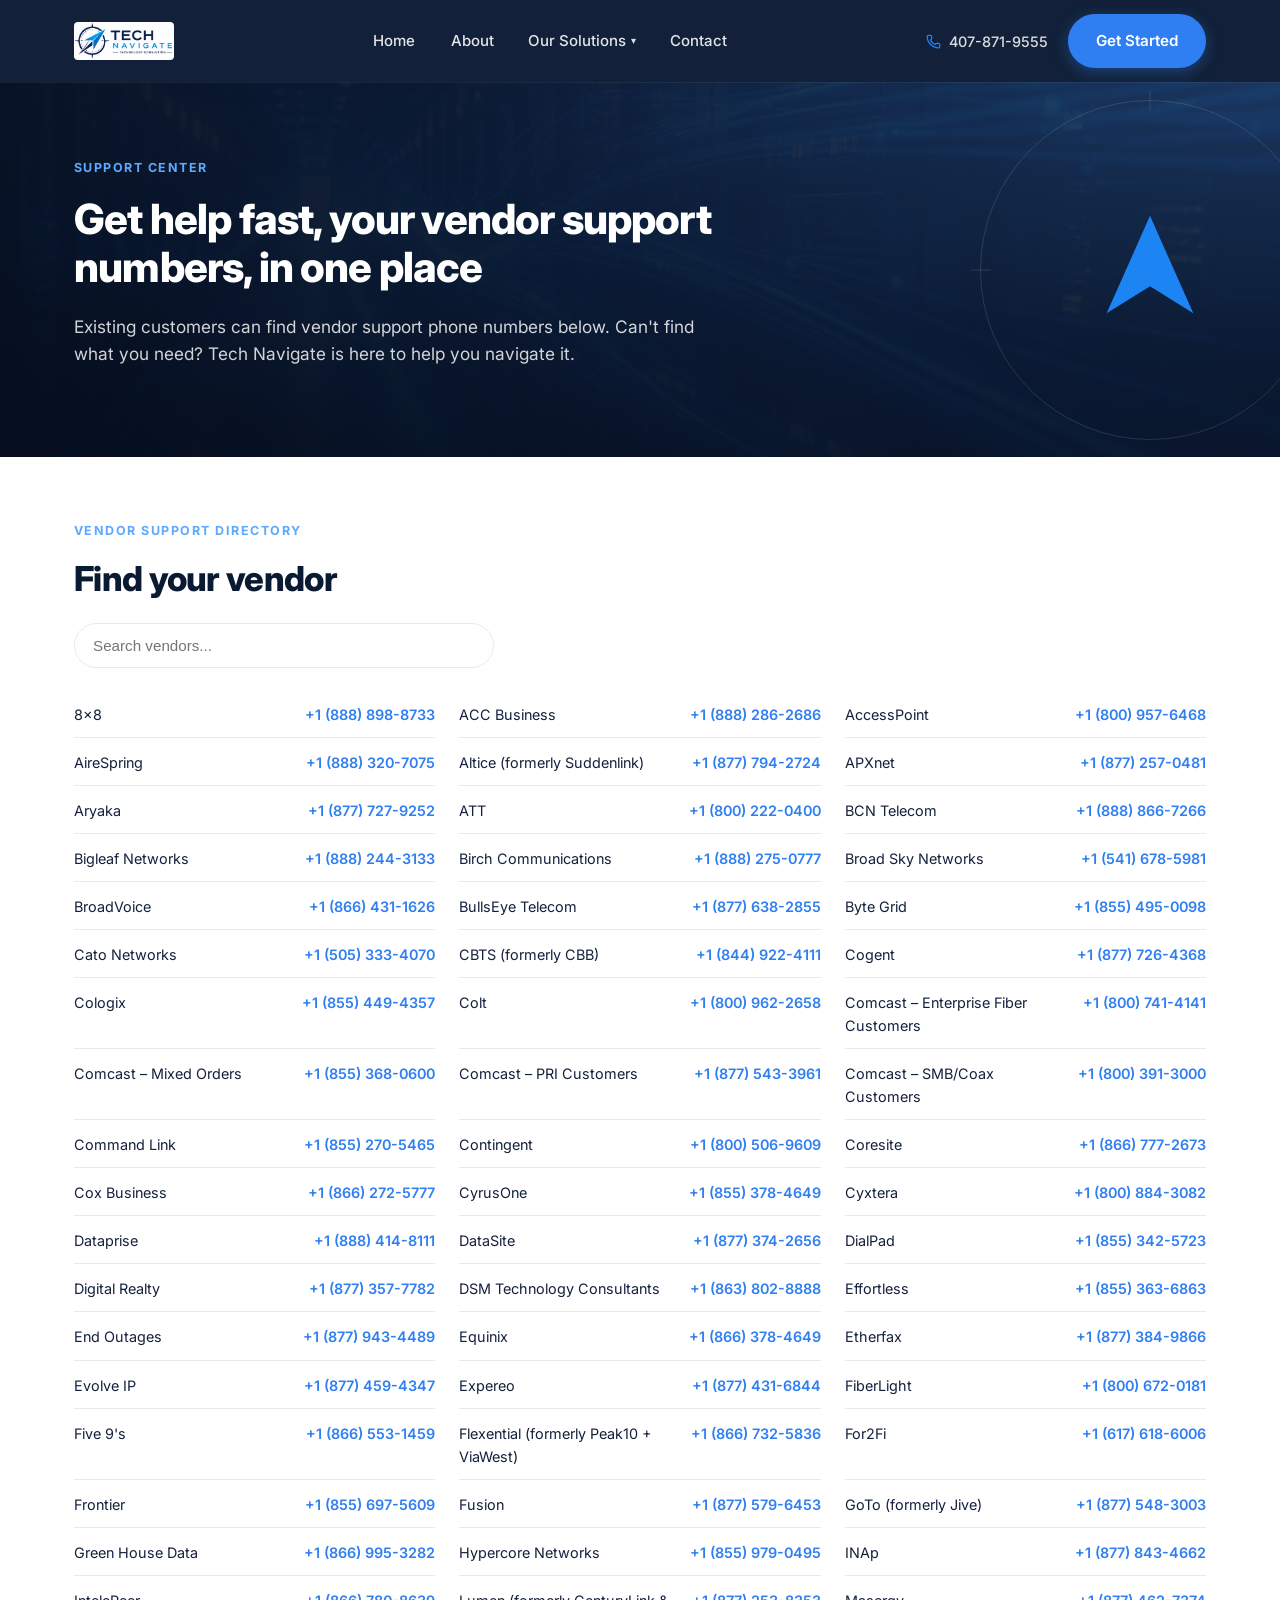
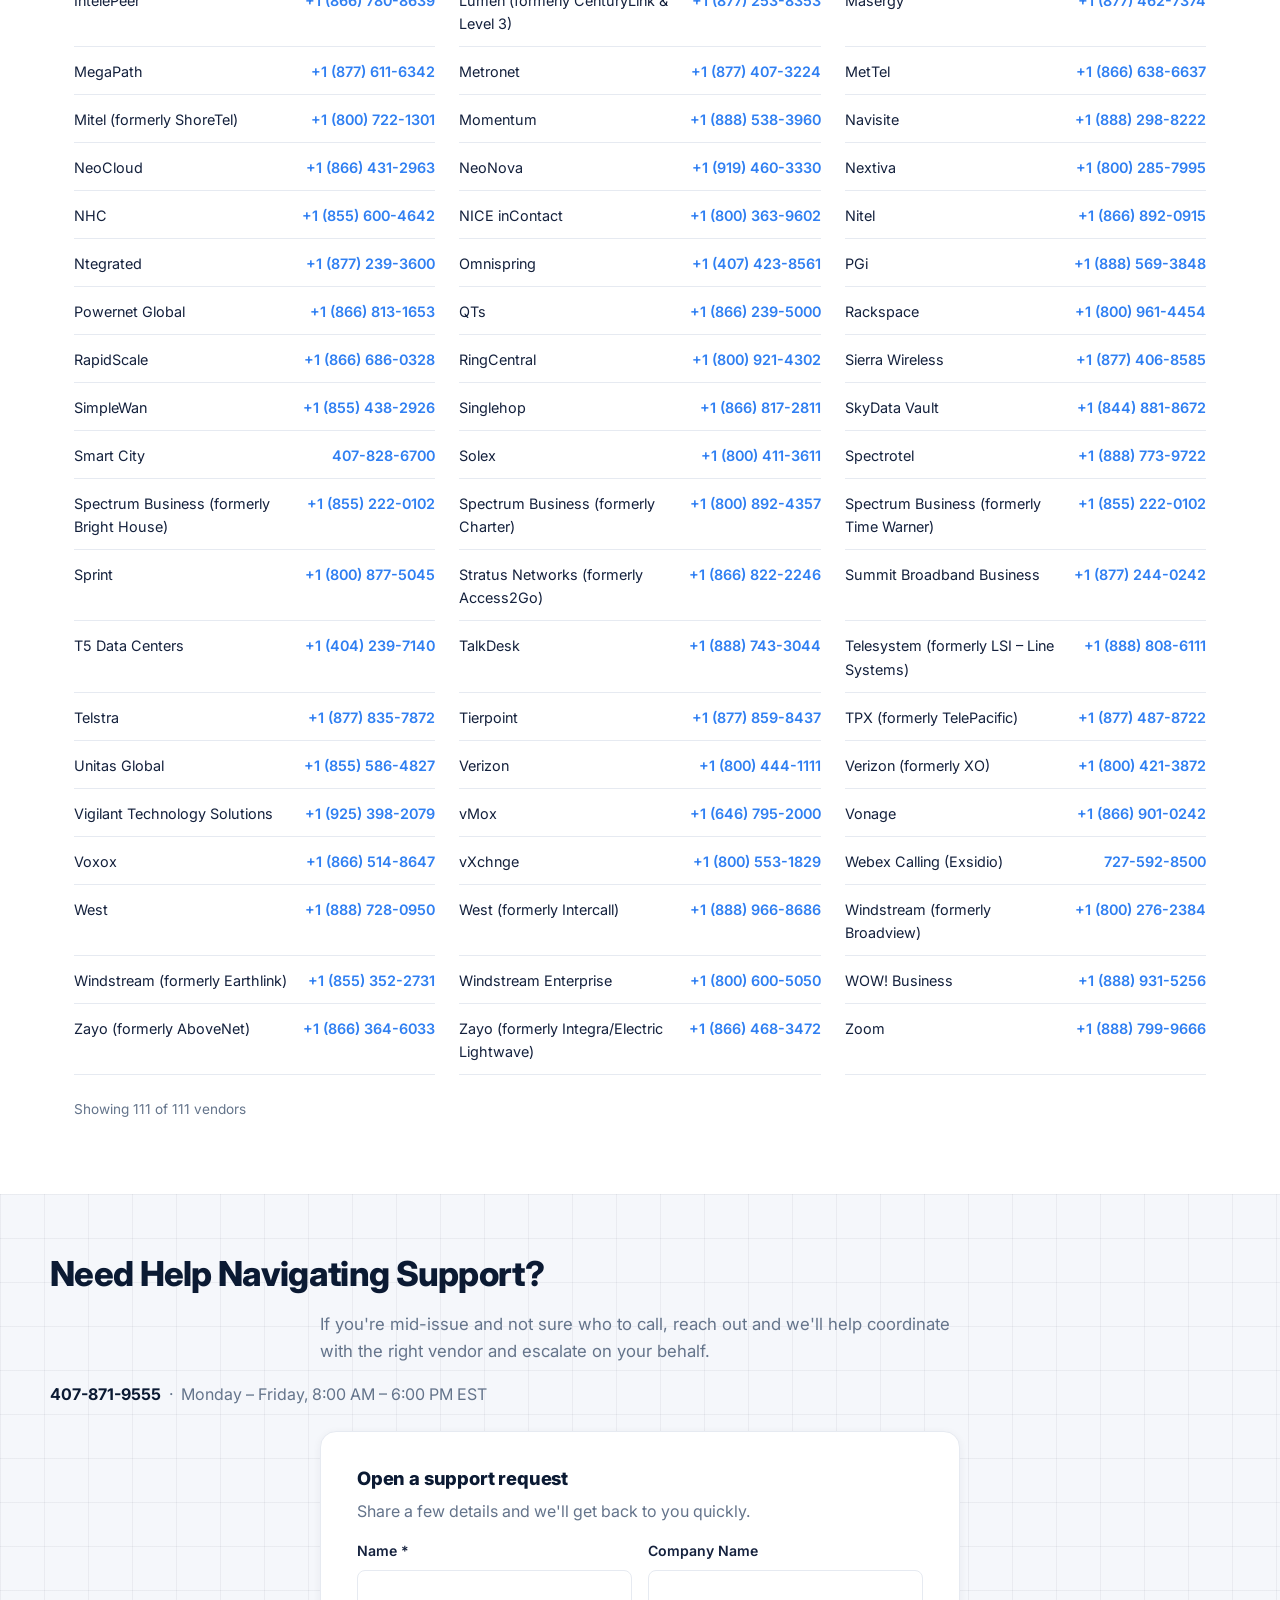
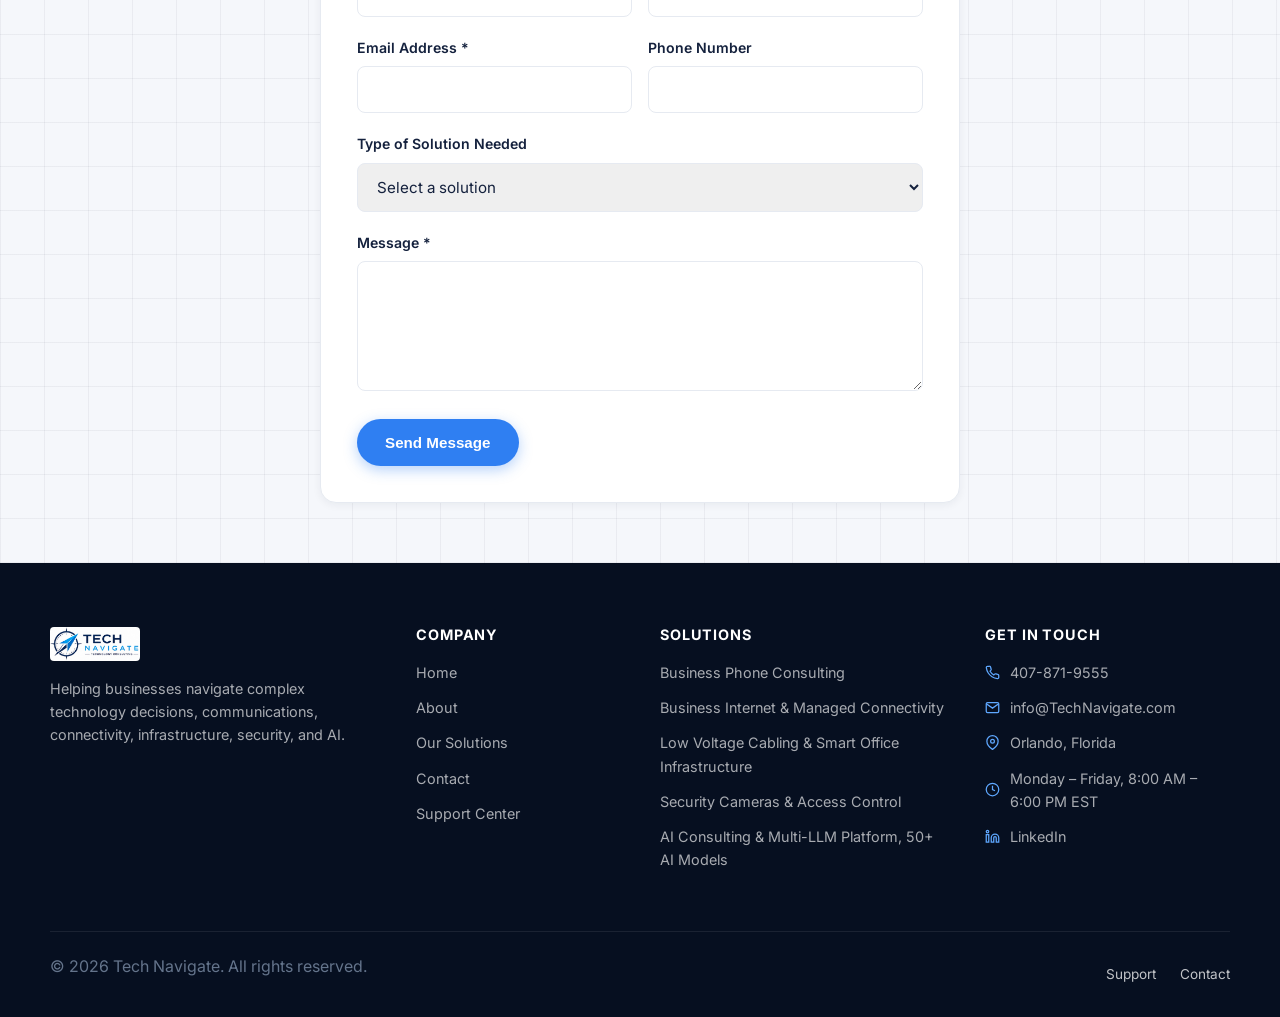
<file: support.html>
<!DOCTYPE html>
<html lang="en">
<head>
<!-- Google tag (gtag.js) -->
<script async src="https://www.googletagmanager.com/gtag/js?id=G-B1SPKSMVHJ"></script>
<script>
  window.dataLayer = window.dataLayer || [];
  function gtag(){dataLayer.push(arguments);}
  gtag('js', new Date());

  gtag('config', 'G-B1SPKSMVHJ');
</script>
<meta charset="UTF-8">
<meta name="viewport" content="width=device-width, initial-scale=1">
<title>Support Center | Tech Navigate</title>
<meta name="description" content="Tech Navigate Support Center, vendor support phone numbers for existing customers.">
<meta name="robots" content="noindex, follow"> 
<link rel="canonical" href="https://technavigate.com/support.html">
<meta name="google-site-verification" content="iRJsbXmgvOK9GEF063qEODKQ9oXsMOYlzMEm0OtPBQo">
<meta property="og:title" content="Tech Navigate | Technology Advisor, Telecom Broker &amp; AI Consulting">
<meta property="og:description" content="Vendor-Neutral Technology Consulting for Business Phone Systems, VoIP, UCaaS, business internet, fiber, SD-WAN, Low Voltage Cabling, Security Cameras, Access Control, and a Multi-LLM AI Platform.">
<meta property="og:type" content="website">
<meta property="og:image" content="https://technavigate.com/assets/sailboat.png">
<meta property="og:url" content="https://technavigate.com/support.html">
<meta name="twitter:card" content="summary_large_image">
<meta name="twitter:image" content="https://technavigate.com/assets/sailboat.png"><meta name="twitter:title" content="Tech Navigate | Technology Advisor, Telecom Broker &amp; AI Consulting">
<meta name="twitter:description" content="Vendor-Neutral Technology Consulting for Business Phone Systems, VoIP, UCaaS, business internet, fiber, SD-WAN, Low Voltage Cabling, Security Cameras, Access Control, and a Multi-LLM AI Platform.">
<link rel="preconnect" href="https://fonts.googleapis.com">
<link rel="preconnect" href="https://fonts.gstatic.com" crossorigin>
<link href="https://fonts.googleapis.com/css2?family=Inter:wght@400;500;600;700;800&display=swap" rel="stylesheet">
<link rel="icon" type="image/png" href="assets/favicon-v2.png">
<link rel="stylesheet" href="styles.css">
</head>
<body>

<header class="site-header">
  <div class="header-inner">
    <a href="index.html" class="logo-link"><img src="assets/logo.jpg" alt="Tech Navigate" class="logo"></a>
    <nav class="main-nav">
      <a href="index.html">Home</a>
      <a href="about.html">About</a>
      <div class="nav-dropdown">
        <a href="solutions.html">Our Solutions <span class="caret">&#9662;</span></a>
        <div class="dropdown-menu">
          <a href="business-phone-consulting.html"><span class="dropdown-icon"><svg viewBox="0 0 24 24"><path d="M22 16.92v3a2 2 0 0 1-2.18 2 19.79 19.79 0 0 1-8.63-3.07 19.5 19.5 0 0 1-6-6 19.79 19.79 0 0 1-3.07-8.67A2 2 0 0 1 4.11 2h3a2 2 0 0 1 2 1.72c.127.96.362 1.903.7 2.81a2 2 0 0 1-.45 2.11L8.09 9.91a16 16 0 0 0 6 6l1.27-1.27a2 2 0 0 1 2.11-.45c.907.338 1.85.573 2.81.7A2 2 0 0 1 22 16.92z"/></svg></span><span>Business Phone Consulting</span></a>
          <a href="internet-connectivity.html"><span class="dropdown-icon"><svg viewBox="0 0 24 24"><path d="M5 12.55a11 11 0 0 1 14.08 0"/><path d="M1.42 9a16 16 0 0 1 21.16 0"/><path d="M8.53 16.11a6 6 0 0 1 6.95 0"/><circle cx="12" cy="20" r="1"/></svg></span><span>Business Internet &amp; Managed Connectivity</span></a>
          <a href="low-voltage-cabling.html"><span class="dropdown-icon"><svg viewBox="0 0 24 24"><path d="M17 19a1 1 0 0 1-1-1v-2a2 2 0 0 1 2-2h2a2 2 0 0 1 2 2v2a1 1 0 0 1-1 1z"/><path d="M17 21v-2"/><path d="M19 14V6.5a1 1 0 0 0-7 0v11a1 1 0 0 1-7 0V10"/><path d="M21 21v-2"/><path d="M3 5V3"/><path d="M4 10a2 2 0 0 1-2-2V6a1 1 0 0 1 1-1h4a1 1 0 0 1 1 1v2a2 2 0 0 1-2 2z"/><path d="M7 5V3"/></svg></span><span>Low Voltage Cabling &amp; Smart Office Infrastructure</span></a>
          <a href="security-access-control.html"><span class="dropdown-icon"><svg viewBox="0 0 24 24"><path d="M20 13c0 5-3.5 7.5-7.66 8.95a1 1 0 0 1-.67-.01C7.5 20.5 4 18 4 13V6a1 1 0 0 1 1-1c2 0 4.5-1.2 6.24-2.72a1.17 1.17 0 0 1 1.52 0C14.51 3.81 17 5 19 5a1 1 0 0 1 1 1z"/><path d="m9 12 2 2 4-4"/></svg></span><span>Security Cameras &amp; Access Control</span></a>
          <a href="ai-platform.html"><span class="dropdown-icon"><svg viewBox="0 0 24 24"><path d="M12 5a3 3 0 1 0-5.997.125 4 4 0 0 0-2.526 5.77 4 4 0 0 0 .556 6.588A4 4 0 1 0 12 18Z"/><path d="M9 13a4.5 4.5 0 0 0 3-4"/><path d="M6.003 5.125A3 3 0 0 0 6.401 6.5"/><path d="M3.477 10.896a4 4 0 0 1 .585-.396"/><path d="M6 18a4 4 0 0 1-1.967-.516"/><path d="M12 13h4"/><path d="M12 18h6a2 2 0 0 1 2 2v1"/><path d="M12 8h8"/><path d="M16 8V5a2 2 0 0 1 2-2"/><circle cx="16" cy="13" r=".5"/><circle cx="18" cy="3" r=".5"/><circle cx="20" cy="21" r=".5"/><circle cx="20" cy="8" r=".5"/></svg></span><span>AI Consulting &amp; Multi-LLM Platform, 50+ AI Models</span></a>
        </div>
      </div>
      <a href="contact.html">Contact</a>
    </nav>
    <div class="header-actions">
      <a href="tel:+14078719555" class="phone-link"><svg viewBox="0 0 24 24" class="phone-link-icon"><path d="M13.832 16.568a1 1 0 0 0 1.213-.303l.355-.465A2 2 0 0 1 17 15h3a2 2 0 0 1 2 2v3a2 2 0 0 1-2 2A18 18 0 0 1 2 4a2 2 0 0 1 2-2h3a2 2 0 0 1 2 2v3a2 2 0 0 1-.8 1.6l-.468.351a1 1 0 0 0-.292 1.233 14 14 0 0 0 6.392 6.384"/></svg>407-871-9555</a>
      <a href="contact.html" class="btn btn-primary">Get Started</a>
    </div>
  </div>
</header>

<section class="page-hero">
  <div class="page-hero-media"><img src="assets/solution-internet.jpg" alt=""></div>
  <div class="page-hero-watermark">
    <div class="ring"></div>
    <svg class="compass-arrow" viewBox="0 0 24 24" fill="none">
      <polygon points="12,2 20,20 12,15 4,20" fill="var(--gold)"/>
    </svg>
  </div>
  <div class="page-hero-content">
    <p class="eyebrow light">SUPPORT CENTER</p>
    <h1>Get help fast, your vendor support numbers, in one place</h1>
    <p class="page-hero-sub">Existing customers can find vendor support phone numbers below. Can't find what you need? Tech Navigate is here to help you navigate it.</p>
  </div>
</section>

<section class="section">
  <p class="eyebrow">VENDOR SUPPORT DIRECTORY</p>
  <h2>Find your vendor</h2>
  <div class="vendor-search">
    <input type="text" id="vendorSearch" placeholder="Search vendors..." onkeyup="filterVendors()">
  </div>
  <div class="vendor-grid" id="vendorGrid">
    <div class="vendor-row" data-name="8x8"><span class="vendor-name">8x8</span><a href="tel:+18888988733" class="vendor-phone">+1 (888) 898-8733</a></div>
<div class="vendor-row" data-name="acc business"><span class="vendor-name">ACC Business</span><a href="tel:+18882862686" class="vendor-phone">+1 (888) 286-2686</a></div>
<div class="vendor-row" data-name="accesspoint"><span class="vendor-name">AccessPoint</span><a href="tel:+18009576468" class="vendor-phone">+1 (800) 957-6468</a></div>
<div class="vendor-row" data-name="airespring"><span class="vendor-name">AireSpring</span><a href="tel:+18883207075" class="vendor-phone">+1 (888) 320-7075</a></div>
<div class="vendor-row" data-name="altice (formerly suddenlink)"><span class="vendor-name">Altice (formerly Suddenlink)</span><a href="tel:+18777942724" class="vendor-phone">+1 (877) 794-2724</a></div>
<div class="vendor-row" data-name="apxnet"><span class="vendor-name">APXnet</span><a href="tel:+18772570481" class="vendor-phone">+1 (877) 257-0481</a></div>
<div class="vendor-row" data-name="aryaka"><span class="vendor-name">Aryaka</span><a href="tel:+18777279252" class="vendor-phone">+1 (877) 727-9252</a></div>
<div class="vendor-row" data-name="att"><span class="vendor-name">ATT</span><a href="tel:+18002220400" class="vendor-phone">+1 (800) 222-0400</a></div>
<div class="vendor-row" data-name="bcn telecom"><span class="vendor-name">BCN Telecom</span><a href="tel:+18888667266" class="vendor-phone">+1 (888) 866-7266</a></div>
<div class="vendor-row" data-name="bigleaf networks"><span class="vendor-name">Bigleaf Networks</span><a href="tel:+18882443133" class="vendor-phone">+1 (888) 244-3133</a></div>
<div class="vendor-row" data-name="birch communications"><span class="vendor-name">Birch Communications</span><a href="tel:+18882750777" class="vendor-phone">+1 (888) 275-0777</a></div>
<div class="vendor-row" data-name="broad sky networks"><span class="vendor-name">Broad Sky Networks</span><a href="tel:+15416785981" class="vendor-phone">+1 (541) 678-5981</a></div>
<div class="vendor-row" data-name="broadvoice"><span class="vendor-name">BroadVoice</span><a href="tel:+18664311626" class="vendor-phone">+1 (866) 431-1626</a></div>
<div class="vendor-row" data-name="bullseye telecom"><span class="vendor-name">BullsEye Telecom</span><a href="tel:+18776382855" class="vendor-phone">+1 (877) 638-2855</a></div>
<div class="vendor-row" data-name="byte grid"><span class="vendor-name">Byte Grid</span><a href="tel:+18554950098" class="vendor-phone">+1 (855) 495-0098</a></div>
<div class="vendor-row" data-name="cato networks"><span class="vendor-name">Cato Networks</span><a href="tel:+15053334070" class="vendor-phone">+1 (505) 333-4070</a></div>
<div class="vendor-row" data-name="cbts (formerly cbb)"><span class="vendor-name">CBTS (formerly CBB)</span><a href="tel:+18449224111" class="vendor-phone">+1 (844) 922-4111</a></div>
<div class="vendor-row" data-name="cogent"><span class="vendor-name">Cogent</span><a href="tel:+18777264368" class="vendor-phone">+1 (877) 726-4368</a></div>
<div class="vendor-row" data-name="cologix"><span class="vendor-name">Cologix</span><a href="tel:+18554494357" class="vendor-phone">+1 (855) 449-4357</a></div>
<div class="vendor-row" data-name="colt"><span class="vendor-name">Colt</span><a href="tel:+18009622658" class="vendor-phone">+1 (800) 962-2658</a></div>
<div class="vendor-row" data-name="comcast – enterprise fiber customers"><span class="vendor-name">Comcast – Enterprise Fiber Customers</span><a href="tel:+18007414141" class="vendor-phone">+1 (800) 741-4141</a></div>
<div class="vendor-row" data-name="comcast – mixed orders"><span class="vendor-name">Comcast – Mixed Orders</span><a href="tel:+18553680600" class="vendor-phone">+1 (855) 368-0600</a></div>
<div class="vendor-row" data-name="comcast – pri customers"><span class="vendor-name">Comcast – PRI Customers</span><a href="tel:+18775433961" class="vendor-phone">+1 (877) 543-3961</a></div>
<div class="vendor-row" data-name="comcast – smb/coax customers"><span class="vendor-name">Comcast – SMB/Coax Customers</span><a href="tel:+18003913000" class="vendor-phone">+1 (800) 391-3000</a></div>
<div class="vendor-row" data-name="command link"><span class="vendor-name">Command Link</span><a href="tel:+18552705465" class="vendor-phone">+1 (855) 270-5465</a></div>
<div class="vendor-row" data-name="contingent"><span class="vendor-name">Contingent</span><a href="tel:+18005069609" class="vendor-phone">+1 (800) 506-9609</a></div>
<div class="vendor-row" data-name="coresite"><span class="vendor-name">Coresite</span><a href="tel:+18667772673" class="vendor-phone">+1 (866) 777-2673</a></div>
<div class="vendor-row" data-name="cox business"><span class="vendor-name">Cox Business</span><a href="tel:+18662725777" class="vendor-phone">+1 (866) 272-5777</a></div>
<div class="vendor-row" data-name="cyrusone"><span class="vendor-name">CyrusOne</span><a href="tel:+18553784649" class="vendor-phone">+1 (855) 378-4649</a></div>
<div class="vendor-row" data-name="cyxtera"><span class="vendor-name">Cyxtera</span><a href="tel:+18008843082" class="vendor-phone">+1 (800) 884-3082</a></div>
<div class="vendor-row" data-name="dataprise"><span class="vendor-name">Dataprise</span><a href="tel:+18884148111" class="vendor-phone">+1 (888) 414-8111</a></div>
<div class="vendor-row" data-name="datasite"><span class="vendor-name">DataSite</span><a href="tel:+18773742656" class="vendor-phone">+1 (877) 374-2656</a></div>
<div class="vendor-row" data-name="dialpad"><span class="vendor-name">DialPad</span><a href="tel:+18553425723" class="vendor-phone">+1 (855) 342-5723</a></div>
<div class="vendor-row" data-name="digital realty"><span class="vendor-name">Digital Realty</span><a href="tel:+18773577782" class="vendor-phone">+1 (877) 357-7782</a></div>
<div class="vendor-row" data-name="dsm technology consultants"><span class="vendor-name">DSM Technology Consultants</span><a href="tel:+18638028888" class="vendor-phone">+1 (863) 802-8888</a></div>
<div class="vendor-row" data-name="effortless"><span class="vendor-name">Effortless</span><a href="tel:+18553636863" class="vendor-phone">+1 (855) 363-6863</a></div>
<div class="vendor-row" data-name="end outages"><span class="vendor-name">End Outages</span><a href="tel:+18779434489" class="vendor-phone">+1 (877) 943-4489</a></div>
<div class="vendor-row" data-name="equinix"><span class="vendor-name">Equinix</span><a href="tel:+18663784649" class="vendor-phone">+1 (866) 378-4649</a></div>
<div class="vendor-row" data-name="etherfax"><span class="vendor-name">Etherfax</span><a href="tel:+18773849866" class="vendor-phone">+1 (877) 384-9866</a></div>
<div class="vendor-row" data-name="evolve ip"><span class="vendor-name">Evolve IP</span><a href="tel:+18774594347" class="vendor-phone">+1 (877) 459-4347</a></div>
<div class="vendor-row" data-name="expereo"><span class="vendor-name">Expereo</span><a href="tel:+18774316844" class="vendor-phone">+1 (877) 431-6844</a></div>
<div class="vendor-row" data-name="fiberlight"><span class="vendor-name">FiberLight</span><a href="tel:+18006720181" class="vendor-phone">+1 (800) 672-0181</a></div>
<div class="vendor-row" data-name="five 9's"><span class="vendor-name">Five 9's</span><a href="tel:+18665531459" class="vendor-phone">+1 (866) 553-1459</a></div>
<div class="vendor-row" data-name="flexential (formerly peak10 + viawest)"><span class="vendor-name">Flexential (formerly Peak10 + ViaWest)</span><a href="tel:+18667325836" class="vendor-phone">+1 (866) 732-5836</a></div>
<div class="vendor-row" data-name="for2fi"><span class="vendor-name">For2Fi</span><a href="tel:+16176186006" class="vendor-phone">+1 (617) 618-6006</a></div>
<div class="vendor-row" data-name="frontier"><span class="vendor-name">Frontier</span><a href="tel:+18556975609" class="vendor-phone">+1 (855) 697-5609</a></div>
<div class="vendor-row" data-name="fusion"><span class="vendor-name">Fusion</span><a href="tel:+18775796453" class="vendor-phone">+1 (877) 579-6453</a></div>
<div class="vendor-row" data-name="goto (formerly jive)"><span class="vendor-name">GoTo (formerly Jive)</span><a href="tel:+18775483003" class="vendor-phone">+1 (877) 548-3003</a></div>
<div class="vendor-row" data-name="green house data"><span class="vendor-name">Green House Data</span><a href="tel:+18669953282" class="vendor-phone">+1 (866) 995-3282</a></div>
<div class="vendor-row" data-name="hypercore networks"><span class="vendor-name">Hypercore Networks</span><a href="tel:+18559790495" class="vendor-phone">+1 (855) 979-0495</a></div>
<div class="vendor-row" data-name="inap"><span class="vendor-name">INAp</span><a href="tel:+18778434662" class="vendor-phone">+1 (877) 843-4662</a></div>
<div class="vendor-row" data-name="intelepeer"><span class="vendor-name">IntelePeer</span><a href="tel:+18667808639" class="vendor-phone">+1 (866) 780-8639</a></div>
<div class="vendor-row" data-name="lumen (formerly centurylink & level 3)"><span class="vendor-name">Lumen (formerly CenturyLink & Level 3)</span><a href="tel:+18772538353" class="vendor-phone">+1 (877) 253-8353</a></div>
<div class="vendor-row" data-name="masergy"><span class="vendor-name">Masergy</span><a href="tel:+18774627374" class="vendor-phone">+1 (877) 462-7374</a></div>
<div class="vendor-row" data-name="megapath"><span class="vendor-name">MegaPath</span><a href="tel:+18776116342" class="vendor-phone">+1 (877) 611-6342</a></div>
<div class="vendor-row" data-name="metronet"><span class="vendor-name">Metronet</span><a href="tel:+18774073224" class="vendor-phone">+1 (877) 407-3224</a></div>
<div class="vendor-row" data-name="mettel"><span class="vendor-name">MetTel</span><a href="tel:+18666386637" class="vendor-phone">+1 (866) 638-6637</a></div>
<div class="vendor-row" data-name="mitel (formerly shoretel)"><span class="vendor-name">Mitel (formerly ShoreTel)</span><a href="tel:+18007221301" class="vendor-phone">+1 (800) 722-1301</a></div>
<div class="vendor-row" data-name="momentum"><span class="vendor-name">Momentum</span><a href="tel:+18885383960" class="vendor-phone">+1 (888) 538-3960</a></div>
<div class="vendor-row" data-name="navisite"><span class="vendor-name">Navisite</span><a href="tel:+18882988222" class="vendor-phone">+1 (888) 298-8222</a></div>
<div class="vendor-row" data-name="neocloud"><span class="vendor-name">NeoCloud</span><a href="tel:+18664312963" class="vendor-phone">+1 (866) 431-2963</a></div>
<div class="vendor-row" data-name="neonova"><span class="vendor-name">NeoNova</span><a href="tel:+19194603330" class="vendor-phone">+1 (919) 460-3330</a></div>
<div class="vendor-row" data-name="nextiva"><span class="vendor-name">Nextiva</span><a href="tel:+18002857995" class="vendor-phone">+1 (800) 285-7995</a></div>
<div class="vendor-row" data-name="nhc"><span class="vendor-name">NHC</span><a href="tel:+18556004642" class="vendor-phone">+1 (855) 600-4642</a></div>
<div class="vendor-row" data-name="nice incontact"><span class="vendor-name">NICE inContact</span><a href="tel:+18003639602" class="vendor-phone">+1 (800) 363-9602</a></div>
<div class="vendor-row" data-name="nitel"><span class="vendor-name">Nitel</span><a href="tel:+18668920915" class="vendor-phone">+1 (866) 892-0915</a></div>
<div class="vendor-row" data-name="ntegrated"><span class="vendor-name">Ntegrated</span><a href="tel:+18772393600" class="vendor-phone">+1 (877) 239-3600</a></div>
<div class="vendor-row" data-name="omnispring"><span class="vendor-name">Omnispring</span><a href="tel:+14074238561" class="vendor-phone">+1 (407) 423-8561</a></div>
<div class="vendor-row" data-name="pgi"><span class="vendor-name">PGi</span><a href="tel:+18885693848" class="vendor-phone">+1 (888) 569-3848</a></div>
<div class="vendor-row" data-name="powernet global"><span class="vendor-name">Powernet Global</span><a href="tel:+18668131653" class="vendor-phone">+1 (866) 813-1653</a></div>
<div class="vendor-row" data-name="qts"><span class="vendor-name">QTs</span><a href="tel:+18662395000" class="vendor-phone">+1 (866) 239-5000</a></div>
<div class="vendor-row" data-name="rackspace"><span class="vendor-name">Rackspace</span><a href="tel:+18009614454" class="vendor-phone">+1 (800) 961-4454</a></div>
<div class="vendor-row" data-name="rapidscale"><span class="vendor-name">RapidScale</span><a href="tel:+18666860328" class="vendor-phone">+1 (866) 686-0328</a></div>
<div class="vendor-row" data-name="ringcentral"><span class="vendor-name">RingCentral</span><a href="tel:+18009214302" class="vendor-phone">+1 (800) 921-4302</a></div>
<div class="vendor-row" data-name="sierra wireless"><span class="vendor-name">Sierra Wireless</span><a href="tel:+18774068585" class="vendor-phone">+1 (877) 406-8585</a></div>
<div class="vendor-row" data-name="simplewan"><span class="vendor-name">SimpleWan</span><a href="tel:+18554382926" class="vendor-phone">+1 (855) 438-2926</a></div>
<div class="vendor-row" data-name="singlehop"><span class="vendor-name">Singlehop</span><a href="tel:+18668172811" class="vendor-phone">+1 (866) 817-2811</a></div>
<div class="vendor-row" data-name="skydata vault"><span class="vendor-name">SkyData Vault</span><a href="tel:+18448818672" class="vendor-phone">+1 (844) 881-8672</a></div>
<div class="vendor-row" data-name="smart city"><span class="vendor-name">Smart City</span><a href="tel:+4078286700" class="vendor-phone">407-828-6700</a></div>
<div class="vendor-row" data-name="solex"><span class="vendor-name">Solex</span><a href="tel:+18004113611" class="vendor-phone">+1 (800) 411-3611</a></div>
<div class="vendor-row" data-name="spectrotel"><span class="vendor-name">Spectrotel</span><a href="tel:+18887739722" class="vendor-phone">+1 (888) 773-9722</a></div>
<div class="vendor-row" data-name="spectrum business (formerly bright house)"><span class="vendor-name">Spectrum Business (formerly Bright House)</span><a href="tel:+18552220102" class="vendor-phone">+1 (855) 222-0102</a></div>
<div class="vendor-row" data-name="spectrum business (formerly charter)"><span class="vendor-name">Spectrum Business (formerly Charter)</span><a href="tel:+18008924357" class="vendor-phone">+1 (800) 892-4357</a></div>
<div class="vendor-row" data-name="spectrum business (formerly time warner)"><span class="vendor-name">Spectrum Business (formerly Time Warner)</span><a href="tel:+18552220102" class="vendor-phone">+1 (855) 222-0102</a></div>
<div class="vendor-row" data-name="sprint"><span class="vendor-name">Sprint</span><a href="tel:+18008775045" class="vendor-phone">+1 (800) 877-5045</a></div>
<div class="vendor-row" data-name="stratus networks (formerly access2go)"><span class="vendor-name">Stratus Networks (formerly Access2Go)</span><a href="tel:+18668222246" class="vendor-phone">+1 (866) 822-2246</a></div>
<div class="vendor-row" data-name="summit broadband business"><span class="vendor-name">Summit Broadband Business</span><a href="tel:+18772440242" class="vendor-phone">+1 (877) 244-0242</a></div>
<div class="vendor-row" data-name="t5 data centers"><span class="vendor-name">T5 Data Centers</span><a href="tel:+14042397140" class="vendor-phone">+1 (404) 239-7140</a></div>
<div class="vendor-row" data-name="talkdesk"><span class="vendor-name">TalkDesk</span><a href="tel:+18887433044" class="vendor-phone">+1 (888) 743-3044</a></div>
<div class="vendor-row" data-name="telesystem (formerly lsi – line systems)"><span class="vendor-name">Telesystem (formerly LSI – Line Systems)</span><a href="tel:+18888086111" class="vendor-phone">+1 (888) 808-6111</a></div>
<div class="vendor-row" data-name="telstra"><span class="vendor-name">Telstra</span><a href="tel:+18778357872" class="vendor-phone">+1 (877) 835-7872</a></div>
<div class="vendor-row" data-name="tierpoint"><span class="vendor-name">Tierpoint</span><a href="tel:+18778598437" class="vendor-phone">+1 (877) 859-8437</a></div>
<div class="vendor-row" data-name="tpx (formerly telepacific)"><span class="vendor-name">TPX (formerly TelePacific)</span><a href="tel:+18774878722" class="vendor-phone">+1 (877) 487-8722</a></div>
<div class="vendor-row" data-name="unitas global"><span class="vendor-name">Unitas Global</span><a href="tel:+18555864827" class="vendor-phone">+1 (855) 586-4827</a></div>
<div class="vendor-row" data-name="verizon"><span class="vendor-name">Verizon</span><a href="tel:+18004441111" class="vendor-phone">+1 (800) 444-1111</a></div>
<div class="vendor-row" data-name="verizon (formerly xo)"><span class="vendor-name">Verizon (formerly XO)</span><a href="tel:+18004213872" class="vendor-phone">+1 (800) 421-3872</a></div>
<div class="vendor-row" data-name="vigilant technology solutions"><span class="vendor-name">Vigilant Technology Solutions</span><a href="tel:+19253982079" class="vendor-phone">+1 (925) 398-2079</a></div>
<div class="vendor-row" data-name="vmox"><span class="vendor-name">vMox</span><a href="tel:+16467952000" class="vendor-phone">+1 (646) 795-2000</a></div>
<div class="vendor-row" data-name="vonage"><span class="vendor-name">Vonage</span><a href="tel:+18669010242" class="vendor-phone">+1 (866) 901-0242</a></div>
<div class="vendor-row" data-name="voxox"><span class="vendor-name">Voxox</span><a href="tel:+18665148647" class="vendor-phone">+1 (866) 514-8647</a></div>
<div class="vendor-row" data-name="vxchnge"><span class="vendor-name">vXchnge</span><a href="tel:+18005531829" class="vendor-phone">+1 (800) 553-1829</a></div>
<div class="vendor-row" data-name="webex calling (exsidio)"><span class="vendor-name">Webex Calling (Exsidio)</span><a href="tel:+7275928500" class="vendor-phone">727-592-8500</a></div>
<div class="vendor-row" data-name="west"><span class="vendor-name">West</span><a href="tel:+18887280950" class="vendor-phone">+1 (888) 728-0950</a></div>
<div class="vendor-row" data-name="west (formerly intercall)"><span class="vendor-name">West (formerly Intercall)</span><a href="tel:+18889668686" class="vendor-phone">+1 (888) 966-8686</a></div>
<div class="vendor-row" data-name="windstream (formerly broadview)"><span class="vendor-name">Windstream (formerly Broadview)</span><a href="tel:+18002762384" class="vendor-phone">+1 (800) 276-2384</a></div>
<div class="vendor-row" data-name="windstream (formerly earthlink)"><span class="vendor-name">Windstream (formerly Earthlink)</span><a href="tel:+18553522731" class="vendor-phone">+1 (855) 352-2731</a></div>
<div class="vendor-row" data-name="windstream enterprise"><span class="vendor-name">Windstream Enterprise</span><a href="tel:+18006005050" class="vendor-phone">+1 (800) 600-5050</a></div>
<div class="vendor-row" data-name="wow! business"><span class="vendor-name">WOW! Business</span><a href="tel:+18889315256" class="vendor-phone">+1 (888) 931-5256</a></div>
<div class="vendor-row" data-name="zayo (formerly abovenet)"><span class="vendor-name">Zayo (formerly AboveNet)</span><a href="tel:+18663646033" class="vendor-phone">+1 (866) 364-6033</a></div>
<div class="vendor-row" data-name="zayo (formerly integra/electric lightwave)"><span class="vendor-name">Zayo (formerly Integra/Electric Lightwave)</span><a href="tel:+18664683472" class="vendor-phone">+1 (866) 468-3472</a></div>
<div class="vendor-row" data-name="zoom"><span class="vendor-name">Zoom</span><a href="tel:+18887999666" class="vendor-phone">+1 (888) 799-9666</a></div>
  </div>
  <p class="vendor-count" id="vendorCount">Showing 111 of 111 vendors</p>
</section>

<section class="section section-alt">
  <h2>Need Help Navigating Support?</h2>
  <p class="section-intro">If you're mid-issue and not sure who to call, reach out and we'll help coordinate with the right vendor and escalate on your behalf.</p>
  <p><a href="tel:+14078719555" class="value" style="font-weight:700; color:var(--navy);">407-871-9555</a> &nbsp;·&nbsp; Monday – Friday, 8:00 AM – 6:00 PM EST</p>

  <div class="form-card" style="margin-top:24px; max-width:640px;">
    <h3>Open a support request</h3>
    <p>Share a few details and we'll get back to you quickly.</p>
    <form action="https://formsubmit.co/info@technavigate.com" method="POST">
<input type="hidden" name="_next" value="https://technavigate.com/thank-you.html">
<input type="hidden" name="_autoresponse" value="Thanks for reaching out to Tech Navigate — Todd will get back to you shortly.">
      <div class="form-row">
        <div class="form-group">
          <label for="s-name">Name *</label>
          <input type="text" id="s-name" name="name" required>
        </div>
        <div class="form-group">
          <label for="s-company">Company Name</label>
          <input type="text" id="s-company" name="company">
        </div>
      </div>
      <div class="form-row">
        <div class="form-group">
          <label for="s-email">Email Address *</label>
          <input type="email" id="s-email" name="email" required>
        </div>
        <div class="form-group">
          <label for="s-phone">Phone Number</label>
          <input type="tel" id="s-phone" name="phone">
        </div>
      </div>
      <div class="form-group">
        <label for="s-solution">Type of Solution Needed</label>
        <select id="s-solution" name="solution">
          <option value="">Select a solution</option>
          <option>Business Phone Consulting</option>
          <option>Business Internet &amp; Managed Connectivity</option>
          <option>Low Voltage Cabling &amp; Smart Office Infrastructure</option>
          <option>Security Cameras &amp; Access Control</option>
          <option>AI Consulting &amp; Multi-LLM Platform</option>
          <option>Other / Not Sure</option>
        </select>
      </div>
      <div class="form-group">
        <label for="s-message">Message *</label>
        <textarea id="s-message" name="message" required></textarea>
      </div>
      <input type="text" name="_gotcha" style="display:none">
      <button type="submit" class="btn btn-primary">Send Message</button>
    </form>
  </div>
</section>

<footer class="site-footer">
  <div class="footer-inner">
    <div class="footer-col footer-brand">
      <img src="assets/logo.jpg" alt="Tech Navigate" class="footer-logo">
      <p>Helping businesses navigate complex technology decisions, communications, connectivity, infrastructure, security, and AI.</p>
    </div>
    <div class="footer-col">
      <h4>Company</h4>
      <a href="index.html">Home</a>
      <a href="about.html">About</a>
      <a href="solutions.html">Our Solutions</a>
      <a href="contact.html">Contact</a>
      <a href="support.html">Support Center</a>
    </div>
    <div class="footer-col">
      <h4>Solutions</h4>
      <a href="business-phone-consulting.html">Business Phone Consulting</a>
      <a href="internet-connectivity.html">Business Internet &amp; Managed Connectivity</a>
      <a href="low-voltage-cabling.html">Low Voltage Cabling &amp; Smart Office Infrastructure</a>
      <a href="security-access-control.html">Security Cameras &amp; Access Control</a>
      <a href="ai-platform.html">AI Consulting &amp; Multi-LLM Platform, 50+ AI Models</a>
    </div>
    <div class="footer-col footer-contact">
      <h4>Get in Touch</h4>
      <a href="tel:+14078719555"><svg viewBox="0 0 24 24"><path d="M22 16.92v3a2 2 0 0 1-2.18 2 19.79 19.79 0 0 1-8.63-3.07 19.5 19.5 0 0 1-6-6 19.79 19.79 0 0 1-3.07-8.67A2 2 0 0 1 4.11 2h3a2 2 0 0 1 2 1.72c.127.96.362 1.903.7 2.81a2 2 0 0 1-.45 2.11L8.09 9.91a16 16 0 0 0 6 6l1.27-1.27a2 2 0 0 1 2.11-.45c.907.338 1.85.573 2.81.7A2 2 0 0 1 22 16.92z"/></svg>407-871-9555</a>
      <a href="mailto:info@TechNavigate.com"><svg viewBox="0 0 24 24"><path d="M4 4h16c1.1 0 2 .9 2 2v12c0 1.1-.9 2-2 2H4c-1.1 0-2-.9-2-2V6c0-1.1.9-2 2-2z"/><polyline points="22,6 12,13 2,6"/></svg>info@TechNavigate.com</a>
      <p><svg viewBox="0 0 24 24"><path d="M21 10c0 7-9 13-9 13s-9-6-9-13a9 9 0 0 1 18 0z"/><circle cx="12" cy="10" r="3"/></svg>Orlando, Florida</p>
      <p><svg viewBox="0 0 24 24"><circle cx="12" cy="12" r="10"/><polyline points="12 6 12 12 16 14"/></svg>Monday &ndash; Friday, 8:00 AM &ndash; 6:00 PM EST</p>
      <a href="https://www.linkedin.com/company/tech-navigate" target="_blank" rel="noopener"><svg viewBox="0 0 24 24"><path d="M16 8a6 6 0 0 1 6 6v7h-4v-7a2 2 0 0 0-2-2 2 2 0 0 0-2 2v7h-4v-7a6 6 0 0 1 6-6z"/><rect x="2" y="9" width="4" height="12"/><circle cx="4" cy="4" r="2"/></svg>LinkedIn</a>
    </div>
  </div>
  <div class="footer-bottom">
    <p>&copy; 2026 Tech Navigate. All rights reserved.</p>
    <div class="footer-bottom-links">
      <a href="support.html">Support</a>
      <a href="contact.html">Contact</a>
    </div>
  </div>
</footer>

<script>
function filterVendors() {
  const q = document.getElementById('vendorSearch').value.toLowerCase();
  const rows = document.querySelectorAll('#vendorGrid .vendor-row');
  let shown = 0;
  rows.forEach(row => {
    const match = row.getAttribute('data-name').includes(q);
    row.style.display = match ? 'flex' : 'none';
    if (match) shown++;
  });
  document.getElementById('vendorCount').textContent = `Showing ${shown} of 111 vendors`;
}
</script>

</body>
</html>
</file>
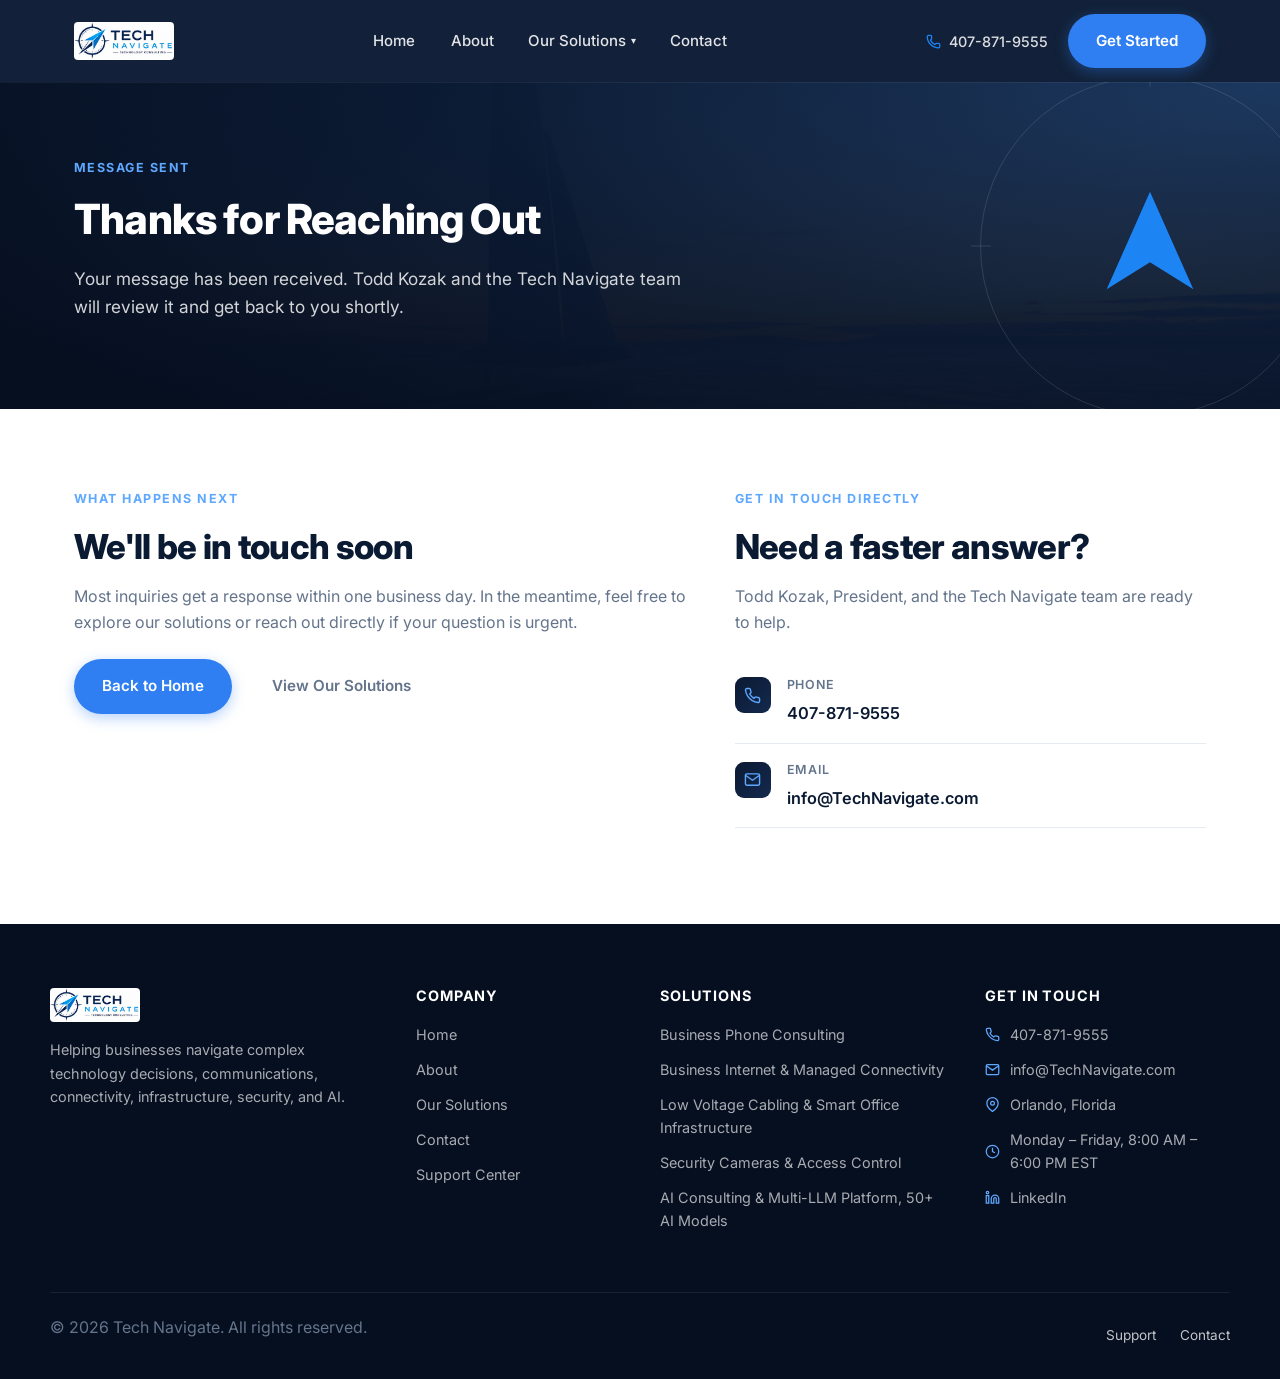
<file: thank-you.html>
<!DOCTYPE html>
<html lang="en">
<head>
<!-- Google tag (gtag.js) -->
<script async src="https://www.googletagmanager.com/gtag/js?id=G-B1SPKSMVHJ"></script>
<script>
window.dataLayer = window.dataLayer || [];
function gtag(){dataLayer.push(arguments);}
gtag('js', new Date());

gtag('config', 'G-B1SPKSMVHJ');
</script>
<meta charset="UTF-8">
<meta name="viewport" content="width=device-width, initial-scale=1">
<title>Thank You | Tech Navigate</title>
<meta name="description" content="Thanks for reaching out to Tech Navigate. Your message has been received and Todd Kozak will be in touch shortly.">
<meta name="robots" content="noindex, follow">
<meta name="google-site-verification" content="iRJsbXmgvOK9GEF063qEODKQ9oXsMOYlzMEm0OtPBQo">
<link rel="canonical" href="https://technavigate.com/thank-you.html">
<meta property="og:title" content="Thank You | Tech Navigate">
<meta property="og:description" content="Thanks for reaching out to Tech Navigate. Your message has been received and Todd Kozak will be in touch shortly.">
<meta property="og:type" content="website">
<meta property="og:image" content="https://technavigate.com/assets/sailboat.png">
<meta property="og:url" content="https://technavigate.com/thank-you.html">
<meta name="twitter:card" content="summary_large_image">
<meta name="twitter:title" content="Thank You | Tech Navigate">
<meta name="twitter:description" content="Thanks for reaching out to Tech Navigate. Your message has been received and Todd Kozak will be in touch shortly.">
<meta name="twitter:image" content="https://technavigate.com/assets/sailboat.png">
<link rel="preconnect" href="https://fonts.googleapis.com">
<link rel="preconnect" href="https://fonts.gstatic.com" crossorigin>
<link href="https://fonts.googleapis.com/css2?family=Inter:wght@400;500;600;700;800&display=swap" rel="stylesheet">
<link rel="icon" type="image/png" href="assets/favicon-v2.png">
<link rel="stylesheet" href="styles.css">
</head>
<body>

<header class="site-header">
<div class="header-inner">
<a href="index.html" class="logo-link"><img src="assets/logo.jpg" alt="Tech Navigate" class="logo"></a>
<nav class="main-nav">
<a href="index.html">Home</a>
<a href="about.html">About</a>
<div class="nav-dropdown">
<a href="solutions.html">Our Solutions <span class="caret">&#9662;</span></a>
<div class="dropdown-menu">
<a href="business-phone-consulting.html"><span class="dropdown-icon"><svg viewBox="0 0 24 24"><path d="M22 16.92v3a2 2 0 0 1-2.18 2 19.79 19.79 0 0 1-8.63-3.07 19.5 19.5 0 0 1-6-6 19.79 19.79 0 0 1-3.07-8.67A2 2 0 0 1 4.11 2h3a2 2 0 0 1 2 1.72c.127.96.362 1.903.7 2.81a2 2 0 0 1-.45 2.11L8.09 9.91a16 16 0 0 0 6 6l1.27-1.27a2 2 0 0 1 2.11-.45c.907.338 1.85.573 2.81.7A2 2 0 0 1 22 16.92z"/></svg></span><span>Business Phone Consulting</span></a>
<a href="internet-connectivity.html"><span class="dropdown-icon"><svg viewBox="0 0 24 24"><path d="M5 12.55a11 11 0 0 1 14.08 0"/><path d="M1.42 9a16 16 0 0 1 21.16 0"/><path d="M8.53 16.11a6 6 0 0 1 6.95 0"/><circle cx="12" cy="20" r="1"/></svg></span><span>Business Internet &amp; Managed Connectivity</span></a>
<a href="low-voltage-cabling.html"><span class="dropdown-icon"><svg viewBox="0 0 24 24"><path d="M17 19a1 1 0 0 1-1-1v-2a2 2 0 0 1 2-2h2a2 2 0 0 1 2 2v2a1 1 0 0 1-1 1z"/><path d="M17 21v-2"/><path d="M19 14V6.5a1 1 0 0 0-7 0v11a1 1 0 0 1-7 0V10"/><path d="M21 21v-2"/><path d="M3 5V3"/><path d="M4 10a2 2 0 0 1-2-2V6a1 1 0 0 1 1-1h4a1 1 0 0 1 1 1v2a2 2 0 0 1-2 2z"/><path d="M7 5V3"/></svg></span><span>Low Voltage Cabling &amp; Smart Office Infrastructure</span></a>
<a href="security-access-control.html"><span class="dropdown-icon"><svg viewBox="0 0 24 24"><path d="M20 13c0 5-3.5 7.5-7.66 8.95a1 1 0 0 1-.67-.01C7.5 20.5 4 18 4 13V6a1 1 0 0 1 1-1c2 0 4.5-1.2 6.24-2.72a1.17 1.17 0 0 1 1.52 0C14.51 3.81 17 5 19 5a1 1 0 0 1 1 1z"/><path d="m9 12 2 2 4-4"/></svg></span><span>Security Cameras &amp; Access Control</span></a>
<a href="ai-platform.html"><span class="dropdown-icon"><svg viewBox="0 0 24 24"><path d="M12 5a3 3 0 1 0-5.997.125 4 4 0 0 0-2.526 5.77 4 4 0 0 0 .556 6.588A4 4 0 1 0 12 18Z"/><path d="M9 13a4.5 4.5 0 0 0 3-4"/><path d="M6.003 5.125A3 3 0 0 0 6.401 6.5"/><path d="M3.477 10.896a4 4 0 0 1 .585-.396"/><path d="M6 18a4 4 0 0 1-1.967-.516"/><path d="M12 13h4"/><path d="M12 18h6a2 2 0 0 1 2 2v1"/><path d="M12 8h8"/><path d="M16 8V5a2 2 0 0 1 2-2"/><circle cx="16" cy="13" r=".5"/><circle cx="18" cy="3" r=".5"/><circle cx="20" cy="21" r=".5"/><circle cx="20" cy="8" r=".5"/></svg></span><span>AI Consulting &amp; Multi-LLM Platform, 50+ AI Models</span></a>
</div>
</div>
<a href="contact.html">Contact</a>
</nav>
<div class="header-actions">
<a href="tel:+14078719555" class="phone-link"><svg viewBox="0 0 24 24" class="phone-link-icon"><path d="M13.832 16.568a1 1 0 0 0 1.213-.303l.355-.465A2 2 0 0 1 17 15h3a2 2 0 0 1 2 2v3a2 2 0 0 1-2 2A18 18 0 0 1 2 4a2 2 0 0 1 2-2h3a2 2 0 0 1 2 2v3a2 2 0 0 1-.8 1.6l-.468.351a1 1 0 0 0-.292 1.233 14 14 0 0 0 6.392 6.384"/></svg>407-871-9555</a>
<a href="contact.html" class="btn btn-primary">Get Started</a>
</div>
</div>
</header>

<section class="page-hero">
<div class="page-hero-media"><img src="assets/cta-horizon.jpg" alt=""></div>
<div class="page-hero-watermark">
<div class="ring"></div>
<svg class="compass-arrow" viewBox="0 0 24 24" fill="none">
<polygon points="12,2 20,20 12,15 4,20" fill="var(--gold)"/>
</svg>
</div>
<div class="page-hero-content">
<p class="eyebrow light">MESSAGE SENT</p>
<h1>Thanks for Reaching Out</h1>
<p class="page-hero-sub">Your message has been received. Todd Kozak and the Tech Navigate team will review it and get back to you shortly.</p>
</div>
</section>

<div class="contact-layout">
<div style="padding-top:4px;">
<p class="eyebrow">WHAT HAPPENS NEXT</p>
<h2>We'll be in touch soon</h2>
<p>Most inquiries get a response within one business day. In the meantime, feel free to explore our solutions or reach out directly if your question is urgent.</p>
<p style="margin-top:24px;">
<a href="index.html" class="btn btn-primary">Back to Home</a>
&nbsp;
<a href="solutions.html" class="btn">View Our Solutions</a>
</p>
</div>

<div style="padding-top:4px;">
<p class="eyebrow">GET IN TOUCH DIRECTLY</p>
<h2>Need a faster answer?</h2>
<p>Todd Kozak, President, and the Tech Navigate team are ready to help.</p>
<ul class="contact-info-list">
<li><span class="dropdown-icon"><svg viewBox="0 0 24 24"><path d="M22 16.92v3a2 2 0 0 1-2.18 2 19.79 19.79 0 0 1-8.63-3.07 19.5 19.5 0 0 1-6-6 19.79 19.79 0 0 1-3.07-8.67A2 2 0 0 1 4.11 2h3a2 2 0 0 1 2 1.72c.127.96.362 1.903.7 2.81a2 2 0 0 1-.45 2.11L8.09 9.91a16 16 0 0 0 6 6l1.27-1.27a2 2 0 0 1 2.11-.45c.907.338 1.85.573 2.81.7A2 2 0 0 1 22 16.92z"/></svg></span><span><span class="label">Phone</span><a href="tel:+14078719555" class="value">407-871-9555</a></span></li>
<li><span class="dropdown-icon"><svg viewBox="0 0 24 24"><path d="M4 4h16c1.1 0 2 .9 2 2v12c0 1.1-.9 2-2 2H4c-1.1 0-2-.9-2-2V6c0-1.1.9-2 2-2z"/><polyline points="22,6 12,13 2,6"/></svg></span><span><span class="label">Email</span><a href="mailto:info@TechNavigate.com" class="value">info@TechNavigate.com</a></span></li>
</ul>
</div>
</div>

<footer class="site-footer">
<div class="footer-inner">
<div class="footer-col footer-brand">
<img src="assets/logo.jpg" alt="Tech Navigate" class="footer-logo">
<p>Helping businesses navigate complex technology decisions, communications, connectivity, infrastructure, security, and AI.</p>
</div>
<div class="footer-col">
<h4>Company</h4>
<a href="index.html">Home</a>
<a href="about.html">About</a>
<a href="solutions.html">Our Solutions</a>
<a href="contact.html">Contact</a>
<a href="support.html">Support Center</a>
</div>
<div class="footer-col">
<h4>Solutions</h4>
<a href="business-phone-consulting.html">Business Phone Consulting</a>
<a href="internet-connectivity.html">Business Internet &amp; Managed Connectivity</a>
<a href="low-voltage-cabling.html">Low Voltage Cabling &amp; Smart Office Infrastructure</a>
<a href="security-access-control.html">Security Cameras &amp; Access Control</a>
<a href="ai-platform.html">AI Consulting &amp; Multi-LLM Platform, 50+ AI Models</a>
</div>
<div class="footer-col footer-contact">
<h4>Get in Touch</h4>
<a href="tel:+14078719555"><svg viewBox="0 0 24 24"><path d="M22 16.92v3a2 2 0 0 1-2.18 2 19.79 19.79 0 0 1-8.63-3.07 19.5 19.5 0 0 1-6-6 19.79 19.79 0 0 1-3.07-8.67A2 2 0 0 1 4.11 2h3a2 2 0 0 1 2 1.72c.127.96.362 1.903.7 2.81a2 2 0 0 1-.45 2.11L8.09 9.91a16 16 0 0 0 6 6l1.27-1.27a2 2 0 0 1 2.11-.45c.907.338 1.85.573 2.81.7A2 2 0 0 1 22 16.92z"/></svg>407-871-9555</a>
<a href="mailto:info@TechNavigate.com"><svg viewBox="0 0 24 24"><path d="M4 4h16c1.1 0 2 .9 2 2v12c0 1.1-.9 2-2 2H4c-1.1 0-2-.9-2-2V6c0-1.1.9-2 2-2z"/><polyline points="22,6 12,13 2,6"/></svg>info@TechNavigate.com</a>
<p><svg viewBox="0 0 24 24"><path d="M21 10c0 7-9 13-9 13s-9-6-9-13a9 9 0 0 1 18 0z"/><circle cx="12" cy="10" r="3"/></svg>Orlando, Florida</p>
<p><svg viewBox="0 0 24 24"><circle cx="12" cy="12" r="10"/><polyline points="12 6 12 12 16 14"/></svg>Monday &ndash; Friday, 8:00 AM &ndash; 6:00 PM EST</p>
<a href="https://www.linkedin.com/company/tech-navigate" target="_blank" rel="noopener"><svg viewBox="0 0 24 24"><path d="M16 8a6 6 0 0 1 6 6v7h-4v-7a2 2 0 0 0-2-2 2 2 0 0 0-2 2v7h-4v-7a6 6 0 0 1 6-6z"/><rect x="2" y="9" width="4" height="12"/><circle cx="4" cy="4" r="2"/></svg>LinkedIn</a>
</div>
</div>
<div class="footer-bottom">
<p>&copy; 2026 Tech Navigate. All rights reserved.</p>
<div class="footer-bottom-links">
<a href="support.html">Support</a>
<a href="contact.html">Contact</a>
</div>
</div>
</footer>

</body>
</html>
</file>
<file: styles.css>
:root {
  --navy: #0b1a33;
  --navy-dark: #060f20;
  --navy-mid: #14294d;
  --blue: #2f7ff2;
  --blue-light: #5fa8ff;
  --gold: #1d84f4;
  --gold-soft: #36acff;
  --grey-bg: #f5f7fb;
  --text-dark: #14213d;
  --text-muted: #64748b;
  --white: #ffffff;
  --border: #e6eaf1;
  --radius: 10px;
  --radius-lg: 16px;
  --max-width: 1180px;
  --shadow-sm: 0 2px 8px rgba(11,26,51,0.06);
  --shadow-md: 0 12px 32px rgba(11,26,51,0.12);
  --shadow-lg: 0 24px 60px rgba(11,26,51,0.18);
}

* { box-sizing: border-box; }

body {
  margin: 0;
  font-family: 'Inter', -apple-system, BlinkMacSystemFont, "Segoe UI", Roboto, Helvetica, Arial, sans-serif;
  color: var(--text-dark);
  background: var(--white);
  line-height: 1.6;
  -webkit-font-smoothing: antialiased;
}

a { color: inherit; text-decoration: none; }
img { max-width: 100%; display: block; }

h1, h2, h3, h4 { margin: 0 0 0.5em; line-height: 1.15; font-weight: 800; letter-spacing: -0.02em; color: var(--navy); }
h1 { font-size: 3rem; }
h2 { font-size: 2.15rem; }
h3 { font-size: 1.15rem; letter-spacing: -0.01em; }
p { margin: 0 0 1em; color: var(--text-muted); font-size: 1rem; }

.center { text-align: center; margin-left: auto; margin-right: auto; }
.light, .light h1, .light h2, .light h3 { color: var(--white); }
.light p { color: rgba(255,255,255,0.82); }

a:focus-visible, button:focus-visible, input:focus-visible, textarea:focus-visible, select:focus-visible {
  outline: 2px solid var(--blue-light);
  outline-offset: 2px;
}

/* Header */
.site-header {
  background: rgba(11,26,51,0.97);
  backdrop-filter: blur(8px);
  position: sticky;
  top: 0;
  z-index: 100;
  box-shadow: 0 1px 0 rgba(255,255,255,0.06);
}
.header-inner {
  max-width: var(--max-width);
  margin: 0 auto;
  padding: 14px 24px;
  display: flex;
  align-items: center;
  justify-content: space-between;
  gap: 24px;
}
.logo { height: 38px; border-radius: 4px; }
.main-nav {
  display: flex;
  align-items: center;
  gap: 32px;
  flex: 1;
  justify-content: center;
}
.main-nav > a {
  color: rgba(255,255,255,0.88);
  font-size: 0.94rem;
  font-weight: 500;
  padding: 8px 2px;
  position: relative;
  transition: color 0.15s ease;
}
.main-nav > a:hover { color: var(--white); }
.main-nav > a.nav-active { color: var(--white); }
.main-nav > a.nav-active::after {
  content: "";
  position: absolute;
  left: 0; right: 0; bottom: -4px;
  height: 2px;
  background: var(--blue-light);
  border-radius: 2px;
}
.nav-dropdown { position: relative; }
.nav-dropdown > a { color: rgba(255,255,255,0.88); font-size: 0.94rem; font-weight: 500; display: flex; align-items: center; gap: 5px; transition: color 0.15s ease; }
.nav-dropdown:hover > a { color: var(--white); }
.caret { font-size: 0.65em; transition: transform 0.15s ease; }
.nav-dropdown:hover .caret { transform: translateY(1px); }
.dropdown-menu {
  opacity: 0;
  visibility: hidden;
  transform: translateY(6px);
  transition: all 0.15s ease;
  position: absolute;
  top: 100%;
  left: -12px;
  background: var(--white);
  box-shadow: var(--shadow-lg);
  border-radius: var(--radius);
  padding: 10px;
  min-width: 300px;
  margin-top: 10px;
}
.nav-dropdown:hover .dropdown-menu { opacity: 1; visibility: visible; transform: translateY(0); }
.dropdown-menu a {
  display: flex;
  align-items: center;
  gap: 14px;
  padding: 11px 14px;
  color: var(--text-dark);
  font-size: 0.9rem;
  font-weight: 500;
  border-radius: 7px;
  transition: background 0.12s ease;
}
.dropdown-menu a:hover { background: var(--grey-bg); color: var(--blue); }
.dropdown-icon {
  flex: none;
  width: 36px;
  height: 36px;
  border-radius: 9px;
  background: linear-gradient(135deg, var(--navy) 0%, var(--navy-mid) 100%);
  display: flex;
  align-items: center;
  justify-content: center;
}
.dropdown-icon svg { width: 17px; height: 17px; stroke: var(--blue-light); fill: none; stroke-width: 2; }
.header-actions { display: flex; align-items: center; gap: 20px; }
.phone-link { color: rgba(255,255,255,0.85); font-size: 0.9rem; font-weight: 500; transition: color 0.15s ease; display: flex; align-items: center; gap: 8px; }
.phone-link-icon { width: 15px; height: 15px; fill: none; stroke: var(--gold); stroke-width: 2; flex: none; }
.phone-link:hover { color: var(--white); }

.btn {
  display: inline-flex;
  align-items: center;
  gap: 8px;
  padding: 13px 26px;
  border-radius: 999px;
  font-weight: 600;
  font-size: 0.95rem;
  border: 2px solid transparent;
  transition: all 0.18s ease;
  cursor: pointer;
}
.btn-primary { background: var(--blue); color: var(--white); box-shadow: 0 4px 14px rgba(47,127,242,0.35); }
.btn-primary:hover { background: #4c93f5; box-shadow: 0 6px 20px rgba(47,127,242,0.45); transform: translateY(-1px); }
.btn-outline { border-color: rgba(255,255,255,0.5); color: var(--white); }
.btn-outline:hover { background: rgba(255,255,255,0.1); border-color: var(--white); }
.btn-outline-light { border-color: rgba(255,255,255,0.5); color: var(--white); }
.btn-outline-light:hover { background: rgba(255,255,255,0.12); border-color: var(--white); }

/* Hero */
.hero {
  position: relative;
  background: linear-gradient(180deg, #7fa4cf 0%, #5d84ac 45%, #2e5880 100%);
  overflow: hidden;
  min-height: 830px;
  display: flex;
  align-items: center;
}
.hero-media {
  position: absolute;
  inset: 0;
  z-index: 1;
}
.hero-image {
  position: absolute;
  inset: 0;
  width: 100%;
  height: 100%;
  object-fit: contain;
  object-position: 65% 55%;
  display: block;
  filter: saturate(1.05);
}
.hero-media::after {
  content: "";
  position: absolute;
  inset: 0;
  background: linear-gradient(100deg,
    rgba(6,15,32,0.88) 0%,
    rgba(8,18,38,0.72) 30%,
    rgba(11,26,51,0.38) 52%,
    rgba(11,26,51,0.12) 70%,
    rgba(11,26,51,0.02) 100%);
}
.hero-content {
  position: relative;
  z-index: 2;
  max-width: var(--max-width);
  margin: 0 auto;
  padding: 90px 24px 60px;
  color: var(--white);
  width: 100%;
}
.hero-content > * { max-width: 640px; }
.eyebrow {
  display: inline-flex;
  align-items: center;
  gap: 10px;
  font-size: 0.78rem;
  font-weight: 700;
  letter-spacing: 0.12em;
  color: var(--blue-light);
  margin-bottom: 18px;
  text-transform: uppercase;
}
.eyebrow.center { display: flex; width: 100%; justify-content: center; }
.eyebrow-dash { width: 28px; height: 2px; background: var(--blue-light); display: inline-block; border-radius: 2px; }
.hero h1 { color: var(--white); font-size: 3.2rem; }
.hero .accent { color: var(--blue-light); }
.hero-copy { color: rgba(255,255,255,0.82); font-size: 1.1rem; max-width: 600px; margin-bottom: 32px; }
.hero-buttons { display: flex; gap: 16px; flex-wrap: wrap; margin-top: 8px; }
.hero-buttons.center { justify-content: center; }

/* Sections */
.section { padding: 60px 24px; max-width: var(--max-width); margin: 0 auto; }
.section-alt {
  background-color: var(--grey-bg);
  background-image:
    linear-gradient(rgba(11,26,51,0.05) 1px, transparent 1px),
    linear-gradient(90deg, rgba(11,26,51,0.05) 1px, transparent 1px);
  background-size: 44px 44px;
  max-width: 100%;
}
.section-alt > * { max-width: var(--max-width); margin-left: auto; margin-right: auto; }
.section-intro { max-width: 640px; color: var(--text-muted); font-size: 1.05rem; }

.icon-square {
  width: 48px;
  height: 48px;
  border-radius: 12px;
  background: linear-gradient(135deg, var(--navy) 0%, var(--navy-mid) 100%);
  display: flex;
  align-items: center;
  justify-content: center;
  margin-bottom: 18px;
  flex: none;
}
.icon-square svg { width: 22px; height: 22px; stroke: var(--blue-light); fill: none; stroke-width: 2; }
.icon-square.icon-blue { background: linear-gradient(135deg, #eaf2ff 0%, #dbeafe 100%); }
.icon-square.icon-blue svg { stroke: var(--blue); }

.card-grid { display: grid; gap: 20px; margin-top: 32px; }
.card-grid.three-col { grid-template-columns: repeat(3, 1fr); }
.card-grid.four-col { grid-template-columns: repeat(4, 1fr); }
.card-grid.two-col { grid-template-columns: repeat(2, 1fr); margin-top: 0; }

.approach-layout {
  display: grid;
  grid-template-columns: 1fr 1.15fr;
  gap: 56px;
  align-items: start;
}
.approach-layout .card-grid.two-col .card p { font-size: 0.92rem; }

.card {
  background: var(--white);
  border: 1px solid var(--border);
  border-radius: var(--radius-lg);
  padding: 22px;
  transition: box-shadow 0.2s ease, transform 0.2s ease, border-color 0.2s ease;
}
.card:hover { box-shadow: var(--shadow-md); transform: translateY(-3px); border-color: transparent; }
.card h3 { color: var(--navy); }

.solution-card {
  display: block;
  background: var(--white);
  border: 1px solid var(--border);
  border-radius: var(--radius-lg);
  padding: 30px;
  transition: box-shadow 0.2s ease, transform 0.2s ease, border-color 0.2s ease;
}
.solution-card:hover { box-shadow: var(--shadow-md); transform: translateY(-3px); border-color: transparent; }
.solution-card h3 { color: var(--navy); }
.solution-card-cta {
  background: linear-gradient(135deg, var(--navy) 0%, var(--navy-mid) 100%);
  border-color: transparent;
}
.solution-card-cta h3, .solution-card-cta p, .solution-card-cta .learn-more { color: var(--white); }
.btn-navy { background: var(--navy); color: var(--white); }
.btn-navy:hover { background: var(--navy-mid); }

.solution-row {
  display: grid;
  grid-template-columns: 1fr 1fr;
  gap: 56px;
  align-items: center;
  padding: 56px 24px;
  max-width: var(--max-width);
  margin: 0 auto;
}
.solution-row.reverse { direction: rtl; }
.solution-row.reverse > * { direction: ltr; }
.solution-row-photo img {
  width: 100%;
  border-radius: var(--radius-lg);
  box-shadow: var(--shadow-md);
  display: block;
}
.solution-row-checklist {
  display: grid;
  grid-template-columns: 1fr 1fr;
  gap: 4px 24px;
  margin: 20px 0 24px;
}
.solution-row-checklist .benefit-list { margin: 0; }
.solution-row-checklist .benefit-list li { padding-top: 10px; padding-bottom: 10px; font-size: 0.95rem; }
.checkmark-list { list-style: none; padding: 0; margin: 0; }
.checkmark-list li {
  display: flex;
  align-items: flex-start;
  gap: 8px;
  padding: 10px 0;
  font-size: 0.95rem;
  color: var(--text-dark);
}
.checkmark-list li::before {
  content: "";
  flex: none;
  width: 16px;
  height: 16px;
  margin-top: 2px;
  background-image: url("data:image/svg+xml,%3Csvg xmlns='http://www.w3.org/2000/svg' viewBox='0 0 24 24' fill='none' stroke='%232f7ff2' stroke-width='3' stroke-linecap='round' stroke-linejoin='round'%3E%3Cpath d='M20 6 9 17l-5-5'/%3E%3C/svg%3E");
  background-size: contain;
  background-repeat: no-repeat;
}
.cta-tile-icon {
  width: 48px;
  height: 48px;
  color: var(--white);
  margin-bottom: 18px;
  opacity: 0.9;
}
.cta-tile-icon svg { width: 100%; height: 100%; }
.learn-more { color: var(--blue); font-weight: 600; font-size: 0.9rem; display: inline-flex; align-items: center; gap: 4px; }

/* Icon color shift on card hover */
.solution-card:hover .icon-square svg { stroke: var(--white); }
.solution-card:hover .icon-square { background: linear-gradient(135deg, var(--blue) 0%, #1d63d6 100%); }

/* CTA banner */
.cta-banner {
  position: relative;
  background: radial-gradient(120% 140% at 50% 0%, #1c3a63 0%, var(--navy) 60%, var(--navy-dark) 100%);
  padding: 60px 24px;
  overflow: hidden;
}
.cta-banner-media {
  position: absolute;
  inset: 0;
  z-index: 0;
}
.cta-banner-media img {
  width: 100%;
  height: 100%;
  object-fit: cover;
  opacity: 0.35;
}
.cta-banner-media::after {
  content: "";
  position: absolute;
  inset: 0;
  background: radial-gradient(120% 140% at 50% 0%, rgba(28,58,99,0.7) 0%, rgba(11,26,51,0.85) 55%, rgba(6,15,32,0.92) 100%);
}
.cta-watermark { position: absolute; top: 24px; left: 50%; transform: translateX(-50%); width: 100px; height: 100px; z-index: 1; color: #ffffff; }
.cta-watermark svg { width: 100%; height: 100%; }
.cta-banner-inner { max-width: 720px; margin: 0 auto; position: relative; z-index: 1; padding-top: 75px; }
.cta-banner h2 { font-size: 2.3rem; }

.use-cases-layout {
  display: grid;
  grid-template-columns: 1.1fr 1fr;
  gap: 48px;
  align-items: start;
}
.why-tile {
  background: var(--navy);
  border-radius: var(--radius-lg);
  padding: 40px;
  color: var(--white);
  box-shadow: var(--shadow-lg);
}
.why-tile .why-icon { width: 48px; height: 48px; color: var(--white); margin-bottom: 20px; }
.why-tile .why-icon svg { width: 100%; height: 100%; }
.why-tile h2 { color: var(--white); font-size: 1.5rem; margin-top: 0; }
.why-tile p { color: rgba(255,255,255,0.8); }
.why-tile .hero-buttons { margin-top: 24px; }

.overview-layout {
  display: grid;
  grid-template-columns: 1fr 1fr;
  gap: 48px;
  align-items: start;
}
.overview-photo {
  aspect-ratio: 4 / 3;
  overflow: hidden;
  border-radius: var(--radius-lg);
  border: 1px solid var(--border);
  box-shadow: var(--shadow-lift, var(--shadow-md));
}
.overview-photo img { width: 100%; height: 100%; object-fit: cover; display: block; }

.benefit-tiles {
  display: grid;
  grid-template-columns: repeat(3, 1fr);
  gap: 16px;
  margin-top: 40px;
}
.benefit-tile {
  display: flex;
  align-items: flex-start;
  gap: 12px;
  background: var(--white);
  border: 1px solid var(--border);
  border-radius: var(--radius);
  padding: 20px;
  box-shadow: var(--shadow-sm);
}
.benefit-tile .check-badge {
  flex: none;
  width: 24px;
  height: 24px;
  border-radius: 50%;
  background: var(--gold);
  display: flex;
  align-items: center;
  justify-content: center;
  margin-top: 2px;
}
.benefit-tile .check-badge svg { width: 14px; height: 14px; stroke: var(--navy); fill: none; stroke-width: 3; }
.benefit-tile span.label { font-weight: 500; color: var(--text-dark); font-size: 0.95rem; }

.numbered-list .num { background: var(--navy) !important; color: var(--gold) !important; border-radius: 8px !important; }

/* Footer */
.site-footer { background: var(--navy-dark); color: rgba(255,255,255,0.75); padding: 64px 24px 0; }
.footer-inner {
  max-width: var(--max-width);
  margin: 0 auto;
  display: grid;
  grid-template-columns: 1.6fr 1fr 1.4fr 1.2fr;
  gap: 40px;
  padding-bottom: 48px;
}
.footer-logo { height: 34px; margin-bottom: 16px; border-radius: 4px; }
.footer-col a, .footer-col p { display: block; color: rgba(255,255,255,0.65); font-size: 0.9rem; margin-bottom: 12px; transition: color 0.15s ease; }
.footer-contact a, .footer-contact p { display: flex; align-items: center; gap: 10px; }
.footer-contact svg { width: 15px; height: 15px; stroke: var(--blue-light); fill: none; stroke-width: 2; flex: none; }
.footer-col a:hover { color: var(--white); }
.footer-col h4 { color: var(--white); font-size: 0.9rem; margin-bottom: 18px; text-transform: uppercase; letter-spacing: 0.06em; font-weight: 700; }
.footer-bottom {
  max-width: var(--max-width);
  margin: 0 auto;
  display: flex;
  justify-content: space-between;
  align-items: center;
  padding: 22px 0;
  border-top: 1px solid rgba(255,255,255,0.08);
  font-size: 0.85rem;
}
.footer-bottom-links { display: flex; gap: 24px; }
.footer-bottom-links a:hover { color: var(--white); }

/* Inner page hero */
.page-hero {
  position: relative;
  background: radial-gradient(120% 140% at 100% 0%, #1c3a63 0%, var(--navy) 55%, var(--navy-dark) 100%);
  overflow: hidden;
}
.page-hero-media {
  position: absolute;
  inset: 0;
  z-index: 0;
}
.page-hero-media img {
  width: 100%;
  height: 100%;
  object-fit: cover;
  opacity: 0.28;
}
.page-hero-media::after {
  content: "";
  position: absolute;
  inset: 0;
  background: radial-gradient(120% 140% at 100% 0%, rgba(28,58,99,0.75) 0%, rgba(11,26,51,0.88) 55%, rgba(6,15,32,0.95) 100%);
}
.page-hero-watermark {
  position: absolute;
  right: -40px;
  top: 50%;
  transform: translateY(-50%);
  width: 340px;
  height: 340px;
  pointer-events: none;
  z-index: 1;
}
.page-hero-watermark .ring {
  position: absolute;
  inset: 0;
  border: 1px solid rgba(255,255,255,0.12);
  border-radius: 50%;
}
.page-hero-watermark .ring::before,
.page-hero-watermark .ring::after {
  content: "";
  position: absolute;
  background: rgba(255,255,255,0.12);
}
.page-hero-watermark .ring::before { top: -10px; left: 50%; width: 1px; height: 20px; transform: translateX(-50%); }
.page-hero-watermark .ring::after { top: 50%; left: -10px; width: 20px; height: 1px; transform: translateY(-50%); }
.page-hero-watermark .compass-arrow {
  position: absolute;
  left: 50%;
  top: 50%;
  width: 130px;
  height: 200px;
  transform: translate(-50%, -50%);
}
.page-hero-content {
  position: relative;
  z-index: 2;
  max-width: var(--max-width);
  margin: 0 auto;
  padding: 72px 24px;
  color: var(--white);
}
.page-hero h1 { color: var(--white); font-size: 2.6rem; max-width: 760px; }
.page-hero-sub { color: rgba(255,255,255,0.82); font-size: 1.08rem; max-width: 620px; }

.two-col-media {
  display: grid;
  grid-template-columns: 1fr 1fr;
  gap: 56px;
  align-items: center;
  margin-top: 32px;
}
.two-col-media img { border-radius: var(--radius-lg); box-shadow: var(--shadow-md); }
.photo-frame {
  position: relative;
}
.photo-frame img { width: 100%; aspect-ratio: 16 / 10; object-fit: cover; display: block; border-radius: var(--radius-lg); box-shadow: var(--shadow-md); }
.photo-frame .badge-compass {
  position: absolute;
  bottom: -22px;
  right: -22px;
  width: 64px;
  height: 64px;
  border-radius: 50%;
  background: rgba(255,255,255,0.15);
  backdrop-filter: blur(6px);
  -webkit-backdrop-filter: blur(6px);
  box-shadow: var(--shadow-md);
  display: flex;
  align-items: center;
  justify-content: center;
}
.photo-frame .badge-compass svg { width: 26px; height: 26px; }
.photo-placeholder {
  width: 100%;
  aspect-ratio: 4 / 3;
  border-radius: var(--radius-lg);
  background: linear-gradient(135deg, var(--navy) 0%, var(--navy-mid) 100%);
  box-shadow: var(--shadow-md);
  display: flex;
  align-items: center;
  justify-content: center;
  color: rgba(255,255,255,0.4);
  font-size: 0.9rem;
  text-align: center;
  padding: 24px;
}

.benefit-list { list-style: none; padding: 0; margin: 24px 0; }
.benefit-list li {
  padding: 12px 0 12px 38px;
  position: relative;
  color: var(--text-dark);
  font-size: 1rem;
}
.benefit-list li::before {
  content: "";
  position: absolute;
  left: 0;
  top: 12px;
  width: 24px;
  height: 24px;
  border-radius: 50%;
  background-color: var(--navy);
  background-image: url("data:image/svg+xml,%3Csvg xmlns='http://www.w3.org/2000/svg' viewBox='0 0 24 24' fill='none' stroke='white' stroke-width='2.5' stroke-linecap='round' stroke-linejoin='round'%3E%3Cline x1='5' y1='12' x2='19' y2='12'/%3E%3Cpolyline points='12 5 19 12 12 19'/%3E%3C/svg%3E");
  background-repeat: no-repeat;
  background-position: center;
  background-size: 12px 12px;
}

.tag-list { display: flex; flex-wrap: wrap; gap: 10px; margin: 24px 0; }
.tag {
  background: var(--white);
  border: 1px solid var(--border);
  border-radius: 999px;
  padding: 9px 18px;
  font-size: 0.85rem;
  font-weight: 500;
  color: var(--navy);
  transition: border-color 0.15s ease, color 0.15s ease;
}
.tag:hover { border-color: var(--blue); color: var(--blue); }

.numbered-list { list-style: none; padding: 0; margin: 24px 0; counter-reset: item; }
.numbered-list li {
  display: flex;
  gap: 18px;
  align-items: flex-start;
  padding: 18px 0;
  border-bottom: 1px solid var(--border);
}
.numbered-list li span:last-child { padding-top: 4px; color: var(--text-dark); }
.numbered-list .num {
  flex: none;
  width: 34px;
  height: 34px;
  border-radius: 50%;
  background: linear-gradient(135deg, var(--blue) 0%, #1d63d6 100%);
  color: var(--white);
  display: flex;
  align-items: center;
  justify-content: center;
  font-weight: 700;
  font-size: 0.9rem;
}

.related-grid { display: grid; grid-template-columns: repeat(3, 1fr); gap: 20px; margin-top: 24px; }
.related-card {
  display: block;
  background: var(--white);
  border: 1px solid var(--border);
  border-radius: var(--radius);
  padding: 22px;
  transition: box-shadow 0.2s ease, transform 0.2s ease;
}
.related-card:hover { box-shadow: var(--shadow-md); transform: translateY(-2px); }
.related-card h4 { color: var(--navy); margin: 0 0 8px; font-size: 1rem; }
.related-card .learn-more { font-size: 0.85rem; }

/* Contact / forms */
.contact-layout {
  display: grid;
  grid-template-columns: 1.3fr 1fr;
  gap: 48px;
  max-width: var(--max-width);
  margin: 0 auto;
  padding: 72px 24px;
}
.form-card {
  background: var(--white);
  border: 1px solid var(--border);
  border-radius: var(--radius-lg);
  padding: 36px;
  box-shadow: var(--shadow-sm);
}
.form-row { display: grid; grid-template-columns: 1fr 1fr; gap: 16px; }
.form-group { margin-bottom: 20px; }
.form-group label { display: block; font-size: 0.88rem; font-weight: 600; color: var(--text-dark); margin-bottom: 7px; }
.form-group input,
.form-group select,
.form-group textarea {
  width: 100%;
  padding: 13px 15px;
  border: 1.5px solid var(--border);
  border-radius: 8px;
  font-size: 0.95rem;
  font-family: inherit;
  color: var(--text-dark);
  transition: border-color 0.15s ease;
}
.form-group textarea { min-height: 130px; resize: vertical; }
.form-group input:focus,
.form-group select:focus,
.form-group textarea:focus { outline: none; border-color: var(--blue); }

.contact-info-list { list-style: none; padding: 0; margin: 24px 0; }
.contact-info-list li { display: flex; align-items: flex-start; gap: 16px; padding: 16px 0; border-bottom: 1px solid var(--border); }
.contact-info-list .dropdown-icon { margin-top: 2px; }
.contact-info-list .label { display: block; font-size: 0.78rem; color: var(--text-muted); margin-bottom: 5px; text-transform: uppercase; letter-spacing: 0.06em; font-weight: 600; }
.contact-info-list .value { font-weight: 600; color: var(--navy); font-size: 1.02rem; }

/* Vendor support directory */
.vendor-search { margin: 24px 0; }
.vendor-search input {
  width: 100%;
  max-width: 420px;
  padding: 13px 18px;
  border: 1.5px solid var(--border);
  border-radius: 999px;
  font-size: 0.95rem;
}
.vendor-search input:focus { outline: none; border-color: var(--blue); }
.vendor-grid {
  display: grid;
  grid-template-columns: repeat(3, 1fr);
  gap: 2px 24px;
  margin: 24px 0;
}
.vendor-row {
  display: flex;
  justify-content: space-between;
  gap: 12px;
  padding: 11px 0;
  border-bottom: 1px solid var(--border);
  font-size: 0.9rem;
}
.vendor-row .vendor-name { color: var(--text-dark); }
.vendor-row .vendor-phone { color: var(--blue); font-weight: 600; white-space: nowrap; }
.vendor-count { color: var(--text-muted); font-size: 0.85rem; margin-top: 12px; }

/* Responsive */
@media (max-width: 900px) {
  .main-nav { display: none; }
  .card-grid.three-col, .card-grid.four-col, .card-grid.two-col { grid-template-columns: 1fr 1fr; }
  .approach-layout { grid-template-columns: 1fr; }
  .use-cases-layout { grid-template-columns: 1fr; }
  .footer-inner { grid-template-columns: 1fr 1fr; }
  h1 { font-size: 2.1rem; }
  .hero h1 { font-size: 2.3rem; }
  .two-col-media { grid-template-columns: 1fr; }
  .related-grid { grid-template-columns: 1fr; }
  .contact-layout { grid-template-columns: 1fr; }
  .form-row { grid-template-columns: 1fr; }
  .solution-row { grid-template-columns: 1fr; }
  .solution-row.reverse { direction: ltr; }
  .solution-row-checklist { grid-template-columns: 1fr; }
  .vendor-grid { grid-template-columns: 1fr 1fr; }
  .section { padding: 64px 24px; }
}
@media (max-width: 560px) {
  .card-grid.three-col, .card-grid.four-col, .card-grid.two-col { grid-template-columns: 1fr; }
  .footer-inner { grid-template-columns: 1fr; }
  .footer-bottom { flex-direction: column; gap: 10px; text-align: center; }
  .vendor-grid { grid-template-columns: 1fr; }
}
</file>
